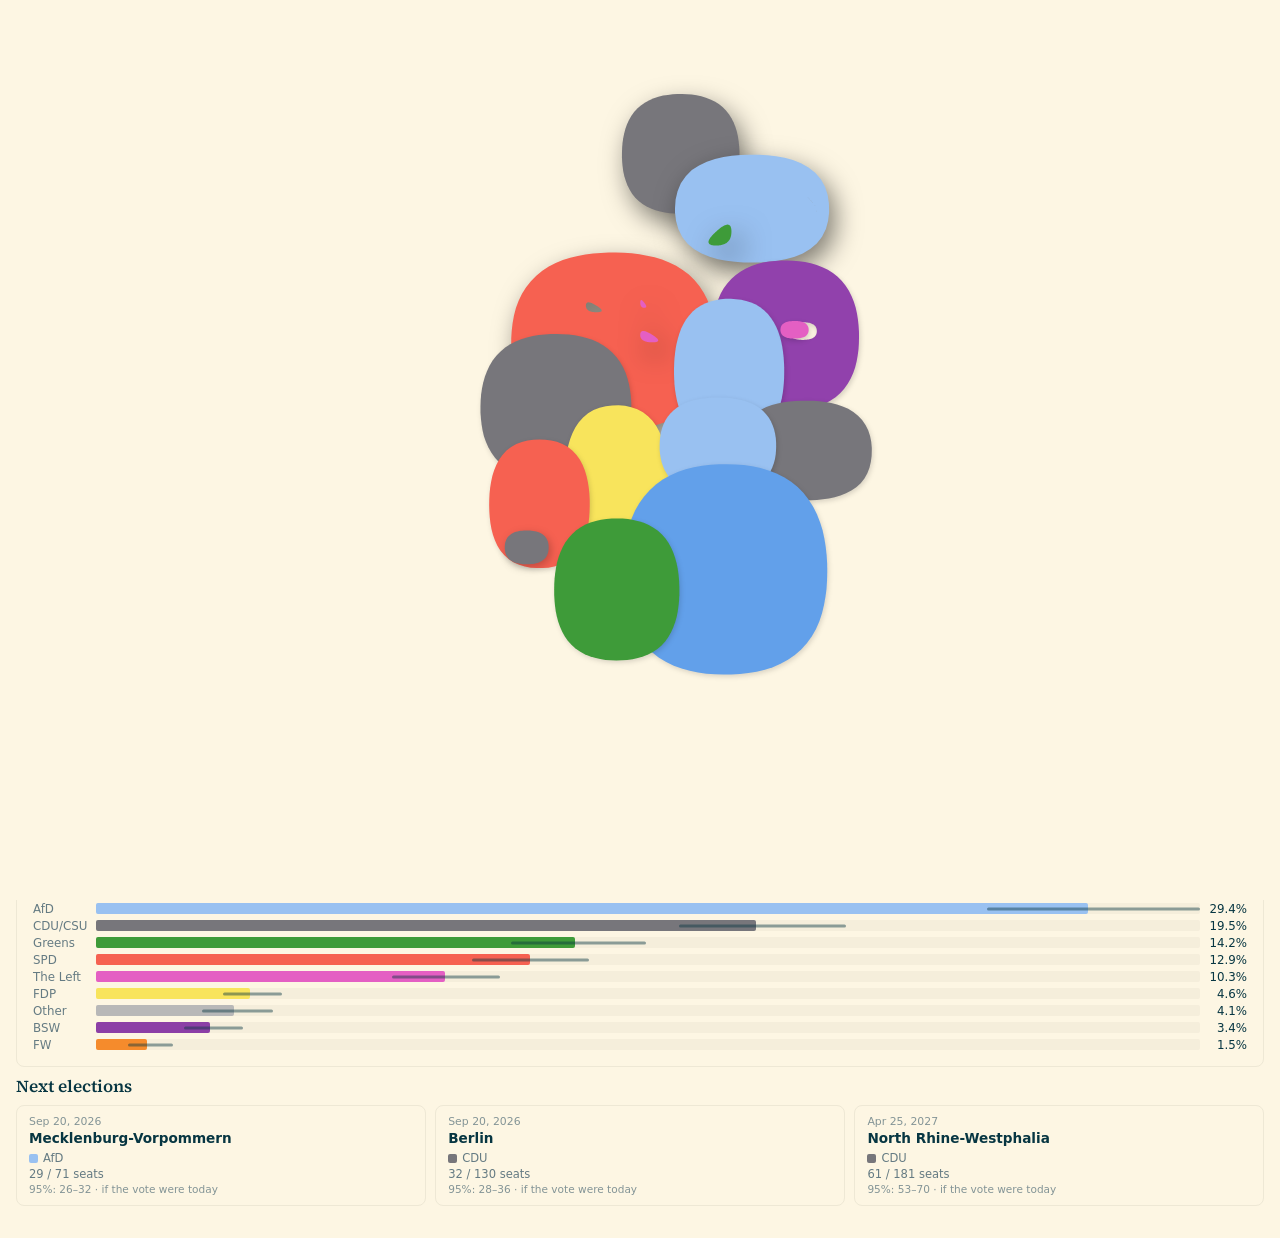
<file: index.html>
<!doctype html>
<html lang="de">
<head>
  <meta charset="UTF-8" />
  <meta name="viewport" content="width=device-width, initial-scale=1.0" />
  <title>Land × Land — Politische Stimmung in allen 16 Ländern</title>
  <meta name="description" content="Modellbasierte Schätzungen der politischen Stimmung in allen 16 Ländern — für Landtagswahlen und für die Bundestagswahl, mit Unsicherheit." />
  <link rel="icon" href="/favicon.ico" sizes="any" />
  <!-- The two faces every page renders. The latin-ext and italic cuts are left
       to the font loader: most pages never hit a character that needs them. -->
  <link rel="preload" href="/fonts/source-serif-4-latin-normal.woff2" as="font" type="font/woff2" crossorigin />
  <link rel="apple-touch-icon" href="/brand/160px-logo.png" />
  <script type="module" crossorigin src="/assets/index-Q9Vomx4n.js"></script>
  <link rel="stylesheet" crossorigin href="/assets/index-D57GNqqK.css">
</head>
<body>
  <!--
    The shell (header, nav, language switch) and every page are built in JS:
    their labels are locale-driven and have to re-render on a language switch,
    and each page owns its own controls. This file only provides the mount
    point and the one shared tooltip node that all charts position.
  -->
  <div id="app"></div>
  <div id="tooltip"></div>

</body>
</html>
</file>
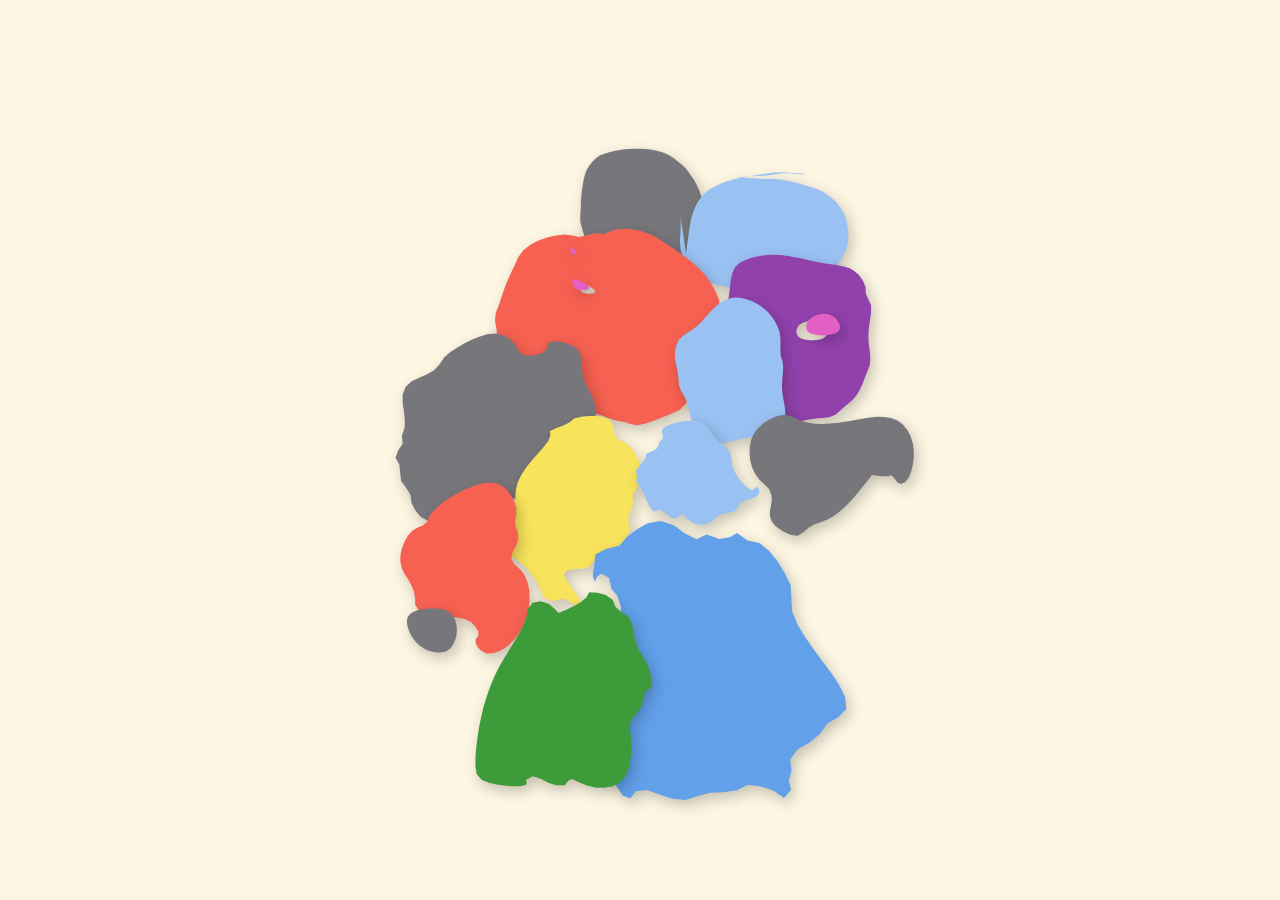
<file: splash.html>
<!DOCTYPE html>
<html lang="en">
<head>
<meta charset="UTF-8">
<meta name="viewport" content="width=device-width,initial-scale=1.0">
<title>Land × Land — Splash</title>
<style>
*{box-sizing:border-box;margin:0;padding:0}
html,body{width:100%;height:100%;overflow:hidden}
#stage{
  position:fixed;inset:0;
  display:flex;align-items:center;justify-content:center;
  background:#fdf6e3;
  overflow:visible;
}
#stage svg{
  position:absolute;top:0;left:0;
  width:100%;height:100%;
  overflow:visible;
}
</style>
</head>
<body>
<div id="stage">
  <svg id="svg1" viewBox="650 0 1000 1350" preserveAspectRatio="xMidYMid meet">
    <g id="s1-fills"></g>
    <g id="s1-outlines"></g>
  </svg>
  <svg id="svg2" viewBox="220 -370 1666.667 2250.0005" preserveAspectRatio="xMidYMid meet" style="opacity:0">
    <g id="s2-fills"></g>
  </svg>
</div>
<script>
// ── Hold-until-ready gate and skip ────────────────────────────────────────────
//
// The splash used to be one-shot: it started on DOMContentLoaded and exited on
// a fixed timer, so a slow data fetch meant the app faded in behind an empty
// page, and there was no way out for a returning visitor.
//
//   window.__splashGate  — assign a Promise before this script runs and the
//                          splash holds on its final frame until it settles.
//                          Absent or already-resolved means no wait at all, so
//                          embedding the file unchanged behaves as before.
//                          When the splash is framed, the PARENT's gate is used
//                          instead: an iframe's own script may run before the
//                          embedder can reach contentWindow, so the promise has
//                          to be readable from the other side rather than
//                          written into this one.
//   window.__splashSkip() — jump straight to the exit. Also bound to Escape,
//                          click and touch.
//
// The gate is raced against MAX_HOLD_MS: a rejected or hanging promise must
// never leave a visitor staring at a splash that will not leave.
const MAX_HOLD_MS = 6000;
let _skip = false, _skipNow = null;
const _skipped = new Promise(res => { _skipNow = () => { _skip = true; res(); }; });
window.__splashSkip = () => _skipNow();
function _parentGate(){
  // Same-origin only; a cross-origin parent throws on property access.
  try { return window.parent !== window ? window.parent.__splashGate : null; }
  catch { return null; }
}
function _gate(){
  const g = window.__splashGate || _parentGate();
  const waits = [_skipped, new Promise(r => setTimeout(r, MAX_HOLD_MS))];
  if (g && typeof g.then === 'function') waits.push(g.catch(() => {}));
  else return Promise.race([_skipped, Promise.resolve()]);
  return Promise.race(waits);
}
// The embedder cannot listen on this document before it exists, so the splash
// reports upward instead of being observed.
function _tell(type){
  try { if (window.parent !== window) window.parent.postMessage({ splash: type }, '*'); }
  catch { /* nothing to tell */ }
}
addEventListener('keydown', e => { if(e.key === 'Escape') window.__splashSkip(); });
addEventListener('pointerdown', () => window.__splashSkip());

// ── Baked geometry + params ───────────────────────────────────────────────────
const STATES   = [{"id":"state-fill-01","fill":"#77767b","srcSegs":[[[1214.1,161.9],[1210.5,174.6],[1203,185.5],[1193.1,194.3],[1184.4,204.2],[1185.4,216.8],[1192.9,227.7],[1186.1,237.4],[1181,248.9],[1183.7,261.8],[1187.6,274.5],[1187.5,287.7],[1182.8,300],[1174.6,310.5],[1163.9,318.2],[1151,320.4],[1138.5,316],[1127.8,308.2],[1119.5,298],[1116,285.3],[1113.6,272.8],[1101,273.8],[1089.2,279.9],[1076.6,283.9],[1063.6,282.1],[1052.5,274.9],[1043.8,264.9],[1035,255],[1024.9,246.4],[1013.4,239.8],[1000.7,236.2],[988.7,230.6],[979.4,221.2],[978.6,209.4],[986.7,200.2],[984.2,187.3],[978.7,175.2],[970.4,164.9],[959,158.4],[963.2,146.7],[972.8,137.6],[982.6,128.6],[976.4,127.4],[977.7,114.9],[975.5,101.9],[970.3,89.7],[963.8,78.1],[955.1,68.1],[942.9,63.9],[931,69.6],[922,65.9],[924,52.8],[927.7,40.1],[931.9,40.8],[940.3,50.3],[952.7,55],[965.6,58.1],[978.7,60.4],[991.8,62.2],[1005,63.7],[1018.3,64.9],[1031.4,66.5],[1044.5,68.6],[1057.5,71.4],[1070.3,75.1],[1082.3,80.6],[1092.2,89.3],[1095.9,102],[1096.1,115.2],[1089.6,126.4],[1096.3,131],[1109.1,132.7],[1115.1,144.2],[1127.2,149.2],[1140.4,150.4],[1153.6,150.3],[1166.9,149.5],[1180.2,148.9],[1193.4,149.4],[1206.3,152.2]]],"tgtSegs":[[[1247.6,323.1],[1247.6,330.4],[1247.4,337.8],[1246.9,345.1],[1245.9,352.4],[1244.5,359.6],[1242.6,366.7],[1240.2,373.7],[1237.2,380.4],[1233.4,386.7],[1229,392.6],[1224,397.9],[1218.4,402.7],[1212.3,406.8],[1205.8,410.2],[1199,413],[1192,415.2],[1184.8,416.9],[1177.6,418],[1170.2,418.8],[1162.9,419.2],[1155.5,419.2],[1148.2,418.9],[1140.9,418.4],[1133.6,417.4],[1126.4,415.8],[1119.3,413.9],[1112.4,411.3],[1105.8,408.2],[1099.5,404.4],[1093.7,399.9],[1088.4,394.7],[1083.8,389],[1079.9,382.7],[1076.6,376.2],[1073.9,369.3],[1071.8,362.3],[1070.2,355.1],[1069.1,347.8],[1068.5,340.5],[1068.1,333.2],[1068.1,325.8],[1068.4,318.5],[1068.9,311.1],[1070,303.8],[1071.4,296.6],[1073.4,289.6],[1075.8,282.6],[1078.8,275.9],[1082.5,269.6],[1086.9,263.7],[1091.9,258.3],[1097.5,253.5],[1103.5,249.3],[1110,245.8],[1116.7,242.9],[1123.7,240.6],[1130.9,238.9],[1138.1,237.7],[1145.4,236.9],[1152.8,236.4],[1160.1,236.4],[1167.5,236.7],[1174.8,237.3],[1182.1,238.4],[1189.3,239.9],[1196.3,242],[1203.2,244.6],[1209.8,247.8],[1216.1,251.7],[1221.8,256.3],[1227,261.6],[1231.5,267.3],[1235.4,273.5],[1238.7,280.1],[1241.4,286.9],[1243.6,294],[1245.2,301.1],[1246.4,308.4],[1247.1,315.7]]],"srcCentroid":[1065.5,169.8],"tgtCentroid":[1157.8,328],"transform2":"matrix(0.79219,0,0,0.79219,274.25651,-228.29997)","tgtPoly":"M1216,168.4L1216,180.7L1215.6,192.9L1214.8,205.2L1213.1,217.3L1210.8,229.3L1207.7,241.2L1203.7,252.8L1198.6,263.9L1192.4,274.5L1185.1,284.3L1176.7,293.2L1167.3,301.1L1157.1,307.9L1146.3,313.6L1135,318.3L1123.3,322L1111.4,324.8L1099.3,326.7L1087.1,327.9L1074.8,328.7L1062.6,328.7L1050.3,328.2L1038.1,327.3L1026,325.6L1014,323.1L1002.2,319.8L990.7,315.5L979.6,310.3L969.1,304L959.4,296.4L950.7,287.8L943,278.3L936.5,267.9L931,257L926.6,245.6L923,233.8L920.3,221.9L918.6,209.7L917.4,197.5L916.8,185.3L916.8,173L917.3,160.8L918.2,148.6L919.9,136.4L922.4,124.4L925.6,112.6L929.7,101L934.7,89.9L940.9,79.3L948.2,69.4L956.5,60.4L965.8,52.4L975.9,45.5L986.6,39.6L997.9,34.8L1009.5,31L1021.4,28.1L1033.5,26.2L1045.7,24.9L1058,24.1L1070.2,24.1L1082.5,24.5L1094.7,25.5L1106.8,27.3L1118.8,29.9L1130.6,33.3L1142,37.7L1153,43.1L1163.4,49.5L1173,57.2L1181.6,65.9L1189.2,75.5L1195.7,85.9L1201.2,96.8L1205.7,108.2L1209.4,119.9L1212.1,131.9L1213.9,144L1215.2,156.2Z"},{"id":"state-fill-13","fill":"#99c1f1","srcSegs":[[[1175.9,309.5],[1185.7,295],[1188,277.7],[1182.7,261],[1180.3,243.7],[1189.4,229.6],[1206.6,226.7],[1224,229],[1241.5,229.1],[1254.7,218.6],[1263.5,203.7],[1278.7,195],[1295.6,190.1],[1311.5,182.7],[1325.6,172.2],[1337.6,159.4],[1349.1,146.1],[1363.2,135.7],[1380.3,132.7],[1391.9,141.8],[1377.2,151.2],[1371.4,154.5],[1387.6,147.7],[1404.5,142.8],[1420,147.8],[1432.6,144.4],[1436.6,127.7],[1436.5,114.5],[1452.7,118.2],[1463.4,132.1],[1464.4,119.9],[1448.4,114.2],[1439.1,107.1],[1453.8,98],[1470,103.1],[1479.4,117.4],[1475.3,134.2],[1480.6,150.8],[1474.4,164.9],[1457.2,168.1],[1440.3,172.2],[1446.4,186.1],[1461.6,194.6],[1478.2,190.9],[1492.5,199],[1500.5,214.6],[1504.6,231.6],[1510.2,244.4],[1527.1,249.3],[1540.4,260.3],[1548.3,276],[1552.7,293],[1555,310.5],[1553.7,327.9],[1542.6,340.4],[1533.7,333.4],[1533.8,316.8],[1520.1,306.1],[1503.2,301.9],[1487.1,308.4],[1475,321],[1463.8,334.6],[1450.8,346.4],[1435.5,354.9],[1418.2,357.6],[1400.7,355.6],[1383.6,351.6],[1366.8,346.3],[1350.1,340.9],[1332.8,337.5],[1315.3,337],[1298,340.1],[1281.9,347.1],[1266.7,355.8],[1249.8,360.6],[1232.3,360.5],[1215.2,356.2],[1199.3,348.7],[1184.6,339.1],[1173.3,325.9]],[[1521.1,234.7],[1519.4,235.2],[1517.8,235.7],[1516.2,236.2],[1514.5,236.7],[1512.8,237.1],[1511.1,237.4],[1509.4,237.5],[1507.7,237.4],[1506.4,236.5],[1506.4,234.8],[1507.1,233.3],[1508,231.9],[1509.1,230.5],[1510.2,229.2],[1511.3,227.9],[1512.4,226.6],[1513.4,225.2],[1514.2,223.7],[1515,222.1],[1515.4,220.5],[1515.5,218.8],[1514.9,217.2],[1513.7,216],[1512.2,215.1],[1510.6,214.5],[1509,214.1],[1507.3,213.9],[1505.6,213.6],[1503.9,213.2],[1502.3,212.7],[1500.7,212.1],[1499.1,211.4],[1497.7,210.5],[1496.3,209.4],[1495.1,208.2],[1494.1,206.8],[1493.3,205.3],[1492.7,203.7],[1492.2,202.1],[1491.9,200.4],[1491.7,198.7],[1491.9,197],[1492.7,195.5],[1494.2,194.8],[1495.9,194.9],[1497.5,195.4],[1499.1,196.1],[1500.7,196.8],[1502.1,197.7],[1503.6,198.6],[1505,199.5],[1506.5,200.5],[1507.9,201.5],[1509.2,202.5],[1510.6,203.5],[1512,204.6],[1513.3,205.6],[1514.6,206.7],[1516,207.8],[1517.3,208.9],[1518.6,210],[1519.9,211.1],[1521.1,212.3],[1522.3,213.5],[1523.5,214.8],[1524.6,216.1],[1525.7,217.4],[1526.7,218.8],[1527.6,220.2],[1528.4,221.8],[1528.9,223.4],[1529.3,225.1],[1529.3,226.8],[1528.9,228.4],[1528.1,229.9],[1526.9,231.2],[1525.6,232.3],[1524.1,233.2],[1522.6,234]]],"tgtSegs":[[[1213.8,367.4],[1213.8,354],[1213.8,340.5],[1213.8,327],[1213.8,326.2],[1213.8,339.7],[1213.8,353.1],[1213.8,366.6],[1213.8,380],[1213.8,393.5],[1213.8,401.1],[1213.8,387.6],[1213.8,374.2],[1213.8,360.7],[1214.7,347.3],[1217.8,334.2],[1222.9,321.8],[1230.5,310.8],[1240.1,301.3],[1251.3,293.9],[1263.4,288.1],[1276.2,283.8],[1289.3,280.9],[1302.6,278.9],[1316,277.7],[1329.4,277.2],[1342.9,277.2],[1356.3,277.2],[1369.8,277.2],[1383.3,277.2],[1391.4,277.2],[1378,277.2],[1364.5,277.2],[1351,277.2],[1337.6,277.2],[1324.1,277.2],[1310.7,277.2],[1297.2,277.2],[1283.8,277.2],[1277.4,277.2],[1290.9,277.2],[1304.4,277.2],[1317.8,277.2],[1331.3,277.2],[1344.7,277.4],[1358.2,278.2],[1371.5,279.7],[1384.7,282.2],[1397.7,285.7],[1410.2,290.6],[1422,297.1],[1432.5,305.5],[1441.2,315.7],[1447.7,327.4],[1451.8,340.2],[1453.8,353.5],[1454.1,366.9],[1452.6,380.3],[1449.1,393.2],[1443.1,405.3],[1434.9,415.9],[1424.6,424.5],[1413,431.3],[1400.6,436.4],[1387.6,440.1],[1374.4,442.6],[1361.1,444.3],[1347.7,445.2],[1334.2,445.5],[1320.8,445.2],[1307.3,444.3],[1294,442.7],[1280.8,440.2],[1267.8,436.5],[1255.4,431.5],[1243.8,424.7],[1233.4,416.2],[1225.1,405.7],[1219,393.7],[1215.4,380.7]],[[1428.4,367.3],[1427.3,367.3],[1426.2,367.3],[1425.1,367.3],[1424.1,367.3],[1423,367.3],[1421.9,367.3],[1420.8,367.3],[1420.1,367.3],[1421.2,367.3],[1422.2,367.3],[1423.3,367.3],[1424.4,367.3],[1425.5,367.3],[1426.5,367.3],[1427.6,367.3],[1428.7,367.3],[1429.8,367.2],[1430.8,367],[1431.9,366.7],[1432.9,366.4],[1433.8,365.8],[1434.5,365],[1434.9,364],[1434.9,362.9],[1434.8,361.8],[1434.5,360.8],[1434,359.8],[1433.6,358.9],[1433,357.9],[1432.4,357],[1431.8,356.1],[1431.2,355.3],[1430.5,354.4],[1429.9,353.6],[1429.2,352.8],[1428.5,351.9],[1427.8,351.1],[1427,350.3],[1426.3,349.5],[1425.6,348.8],[1424.9,348],[1424.1,347.2],[1423.4,346.4],[1422.7,345.6],[1422,344.8],[1421.3,344],[1420.5,343.2],[1420,342.6],[1420.7,343.4],[1421.5,344.2],[1422.2,345],[1422.9,345.8],[1423.6,346.6],[1424.4,347.4],[1425.1,348.2],[1425.8,349],[1426.5,349.8],[1427.3,350.6],[1428,351.4],[1428.7,352.2],[1429.4,353],[1430.1,353.8],[1430.7,354.7],[1431.4,355.5],[1432,356.4],[1432.6,357.3],[1433.2,358.2],[1433.7,359.2],[1434.2,360.1],[1434.6,361.1],[1434.8,362.2],[1434.9,363.2],[1434.8,364.3],[1434.3,365.2],[1433.5,366],[1432.6,366.5],[1431.6,366.8],[1430.5,367.1],[1429.4,367.2]]],"srcCentroid":[1386,237.7],"tgtCentroid":[1315.2,342.8],"transform2":"matrix(0.53979,0,0,0.53979,743.50259,-35.092767)","tgtPoly":"M1159.6,242.3L1159.6,219.9L1159.6,197.5L1159.6,175.1L1159.6,173.7L1159.6,196.1L1159.6,218.5L1159.6,241L1159.6,263.4L1159.6,285.8L1159.6,298.5L1159.6,276L1159.6,253.6L1159.6,231.2L1161.2,208.8L1166.3,187L1174.8,166.3L1187.6,148L1203.4,132.2L1222.1,119.9L1242.4,110.2L1263.6,103.1L1285.5,98.1L1307.7,94.8L1330,92.9L1352.4,92.1L1374.8,92.1L1397.2,92.1L1419.7,92.1L1442.1,92.1L1455.7,92.1L1433.3,92.1L1410.8,92.1L1388.4,92.1L1366,92.1L1343.5,92.1L1321.1,92.1L1298.7,92.1L1276.3,92.1L1265.7,92.1L1288.2,92.1L1310.6,92.1L1333,92.1L1355.5,92.1L1377.9,92.3L1400.3,93.6L1422.5,96.2L1444.6,100.3L1466.2,106.2L1487.1,114.3L1506.6,125.2L1524.1,139.2L1538.7,156.1L1549.5,175.7L1556.4,197L1559.7,219.2L1560.2,241.6L1557.6,263.8L1551.8,285.4L1541.8,305.4L1528.1,323.1L1510.9,337.5L1491.7,348.9L1470.9,357.3L1449.4,363.5L1427.4,367.7L1405.1,370.5L1382.8,372L1360.3,372.5L1337.9,372L1315.6,370.6L1293.3,367.9L1271.3,363.6L1249.7,357.6L1228.9,349.2L1209.6,337.9L1192.3,323.7L1178.5,306.1L1168.4,286.2L1162.4,264.6Z M1517.3,242.1L1515.5,242.1L1513.7,242.1L1511.9,242.1L1510.1,242.1L1508.3,242.1L1506.5,242.1L1504.7,242.1L1503.5,242.1L1505.3,242.1L1507.1,242.1L1508.8,242.1L1510.6,242.1L1512.4,242.1L1514.2,242.1L1516,242.1L1517.8,242.1L1519.6,241.9L1521.4,241.7L1523.1,241.2L1524.8,240.6L1526.3,239.6L1527.4,238.3L1528.1,236.6L1528.2,234.8L1528,233.1L1527.4,231.4L1526.7,229.7L1525.9,228.1L1525,226.6L1524.1,225L1523.1,223.6L1522,222.1L1520.9,220.7L1519.8,219.3L1518.6,217.9L1517.5,216.6L1516.3,215.2L1515.1,213.9L1513.9,212.6L1512.7,211.3L1511.4,209.9L1510.2,208.6L1509,207.3L1507.8,205.9L1506.6,204.6L1505.4,203.3L1504.2,202L1503.4,201L1504.6,202.4L1505.8,203.7L1507,205L1508.2,206.3L1509.4,207.7L1510.6,209L1511.8,210.3L1513,211.7L1514.2,213L1515.4,214.3L1516.6,215.6L1517.8,217L1519,218.4L1520.1,219.7L1521.2,221.1L1522.3,222.6L1523.4,224L1524.4,225.5L1525.3,227L1526.2,228.6L1527,230.2L1527.6,231.9L1528.1,233.6L1528.2,235.4L1527.9,237.1L1527.1,238.7L1525.9,240L1524.3,240.8L1522.6,241.4L1520.8,241.8L1519.1,242Z"},{"id":"state-fill-02","fill":"#3e9b39","srcSegs":[[[1110.9,315.7],[1109.1,316],[1107.2,316.2],[1105.3,316.4],[1103.4,316.5],[1101.5,316.5],[1099.6,316.4],[1097.7,316.3],[1095.8,316.1],[1094,315.8],[1092.1,315.4],[1090.3,314.9],[1088.5,314.2],[1086.8,313.5],[1085.1,312.6],[1083.5,311.5],[1082,310.4],[1080.6,309.1],[1079.3,307.7],[1078.2,306.2],[1077.2,304.6],[1076.4,302.9],[1075.8,301.1],[1075.6,299.2],[1075.7,297.3],[1076.2,295.4],[1076.8,293.7],[1077.7,292],[1078.6,290.3],[1079.8,288.8],[1081,287.4],[1082.3,286],[1083.6,284.6],[1085,283.4],[1086.5,282.1],[1087.9,280.9],[1089.4,279.8],[1091,278.7],[1092.5,277.6],[1094.1,276.5],[1095.7,275.5],[1097.3,274.5],[1099,273.6],[1100.6,272.7],[1102.4,271.9],[1104.1,271.2],[1105.9,270.6],[1107.8,270.3],[1109.7,270.4],[1111.5,271],[1112.8,272.3],[1113.6,274],[1114.1,275.8],[1114.2,277.7],[1114.2,279.6],[1114.1,281.5],[1114.1,283.4],[1114.2,285.3],[1114.4,287.2],[1114.6,289.1],[1114.9,291],[1115.3,292.8],[1115.9,294.6],[1116.5,296.4],[1117.3,298.1],[1118.2,299.8],[1119.2,301.4],[1120.4,302.9],[1121.7,304.3],[1123.1,305.5],[1124.3,307],[1125.1,308.7],[1124.8,310.5],[1123.5,311.9],[1121.9,312.9],[1120.2,313.6],[1118.4,314.2],[1116.5,314.7],[1114.7,315.1],[1112.8,315.4]]],"tgtSegs":[[[1179.4,413.3],[1178.3,413.3],[1177.2,413.3],[1176.2,413.3],[1175.1,413.2],[1174.1,413.1],[1173.1,412.9],[1172,412.6],[1171.1,412.2],[1170.2,411.7],[1169.4,411],[1168.9,410],[1168.8,409],[1169,408],[1169.3,407],[1169.7,406],[1170.2,405.1],[1170.8,404.2],[1171.4,403.4],[1172.1,402.5],[1172.8,401.7],[1173.5,400.9],[1174.2,400.2],[1174.9,399.4],[1175.7,398.6],[1176.4,397.9],[1177.2,397.2],[1178,396.5],[1178.8,395.8],[1179.5,395.1],[1180.3,394.4],[1181.1,393.7],[1182,393],[1182.8,392.4],[1183.6,391.7],[1184.5,391.1],[1185.4,390.5],[1186.2,389.9],[1187.1,389.4],[1188.1,388.9],[1189,388.5],[1190,388.1],[1191.1,387.8],[1192.1,387.7],[1193.1,387.8],[1194.1,388.2],[1195,388.8],[1195.6,389.6],[1196.1,390.5],[1196.4,391.5],[1196.7,392.6],[1196.8,393.6],[1196.9,394.7],[1196.9,395.7],[1196.9,396.8],[1196.9,397.8],[1196.8,398.9],[1196.7,399.9],[1196.5,401],[1196.3,402],[1196,403],[1195.7,404],[1195.3,405],[1194.8,405.9],[1194.2,406.8],[1193.6,407.7],[1192.9,408.5],[1192.1,409.2],[1191.3,409.8],[1190.5,410.5],[1189.5,411],[1188.6,411.5],[1187.6,411.9],[1186.6,412.2],[1185.6,412.5],[1184.6,412.7],[1183.6,412.9],[1182.5,413.1],[1181.5,413.2],[1180.4,413.3]]],"srcCentroid":[1100.9,296.2],"tgtCentroid":[1184.2,401.9],"transform2":"matrix(4.52888,0,0,4.52888,-3783.0582,-1213.587)","tgtPoly":"M1102.3,318.9L1100.5,318.9L1098.7,318.9L1097,318.8L1095.2,318.7L1093.5,318.4L1091.8,318.2L1090.1,317.7L1088.4,317L1086.9,316.2L1085.7,314.9L1084.9,313.4L1084.7,311.7L1084.9,309.9L1085.5,308.3L1086.2,306.7L1087.1,305.1L1088,303.7L1089.1,302.3L1090.2,300.9L1091.3,299.5L1092.5,298.2L1093.7,296.9L1094.9,295.6L1096.1,294.4L1097.4,293.2L1098.7,292L1100,290.8L1101.3,289.6L1102.6,288.4L1103.9,287.3L1105.2,286.1L1106.6,285L1108,283.9L1109.4,282.9L1110.8,281.9L1112.3,280.8L1113.7,279.9L1115.2,279L1116.8,278.2L1118.4,277.4L1120.1,276.8L1121.8,276.4L1123.5,276.2L1125.2,276.3L1126.9,276.9L1128.3,278L1129.4,279.3L1130.2,280.9L1130.7,282.6L1131.1,284.3L1131.4,286L1131.5,287.8L1131.6,289.5L1131.6,291.3L1131.5,293L1131.4,294.8L1131.2,296.5L1130.9,298.3L1130.5,300L1130.1,301.7L1129.5,303.3L1128.8,305L1128,306.5L1127,308L1126,309.4L1124.9,310.8L1123.6,312L1122.2,313.1L1120.8,314.1L1119.2,315L1117.7,315.8L1116.1,316.4L1114.4,317L1112.7,317.5L1111,317.9L1109.3,318.2L1107.5,318.5L1105.8,318.7L1104,318.8Z"},{"id":"state-fill-03","fill":"#f66151","srcSegs":[[[1224,401.5],[1204.4,412.3],[1191.9,430.7],[1190.2,453],[1195.2,474.9],[1201.5,496.5],[1205.9,518.5],[1204.5,540.7],[1188.2,555.5],[1167.6,564],[1160.5,584.8],[1162.2,607.2],[1161.3,629.6],[1142.2,636.9],[1121.7,646],[1102.9,658.5],[1084.2,671],[1063.4,678.8],[1054.9,661.3],[1059.1,639.5],[1042,626.2],[1036.1,606],[1032.8,584.2],[1019.3,566.3],[1005.2,548.8],[998,527.7],[998.7,505.2],[989.2,486.2],[967.4,482],[945.1,484.8],[928,497.6],[933.5,519.2],[924.7,538.7],[904.6,548.5],[885.7,540.7],[881.6,518.7],[871.8,498.7],[852.1,489.1],[830.6,494.9],[811.6,506.9],[790.6,511.8],[781.6,491.6],[765.4,476.6],[766.8,462.3],[784.7,449.1],[794.8,429.2],[800.6,407.4],[805,385.3],[808,363],[806.4,340.7],[789.8,326.9],[790.5,305.2],[804.1,287.7],[824.4,278.3],[846.4,273.5],[868.8,271.5],[890.7,275.6],[902,294.2],[902.4,314.4],[915.8,304.9],[928.7,290.4],[949.6,295.1],[943,273.9],[948.2,252.4],[965.6,239.1],[987.9,237],[1009.8,242],[1029,253.6],[1045.3,269.1],[1059.9,286.3],[1076.8,301],[1096.4,312.1],[1117.6,319.5],[1139.7,323.7],[1161.9,327.6],[1183.6,333.7],[1204.4,342.3],[1223.7,353.7],[1240.6,368.6],[1242.5,389.1]],[[950.4,367.9],[951.1,368.7],[951.8,369.6],[952.5,370.5],[953.2,371.3],[953.9,372.2],[954.7,373],[955.5,373.8],[956.3,374.6],[957.1,375.3],[958,376],[958.8,376.7],[959.7,377.4],[960.6,378.1],[961.6,378.7],[962.6,379.2],[963.5,379.7],[964.6,380.2],[965.6,380.6],[966.7,380.9],[967.8,381.2],[968.9,381.4],[970,381.5],[971.1,381.6],[972.2,381.5],[973.3,381.4],[974.4,381.3],[975.5,381],[976.6,380.7],[977.6,380.3],[978.7,379.9],[979.7,379.4],[980.6,378.8],[981.5,378.1],[982.1,377.2],[982.5,376.2],[982.4,375.1],[981.9,374.1],[981.3,373.2],[980.5,372.4],[979.7,371.6],[978.8,370.9],[977.9,370.3],[977,369.6],[976,369.1],[975.1,368.5],[974.1,367.9],[973.1,367.4],[972.1,366.9],[971.1,366.4],[970.1,365.9],[969.1,365.4],[968.1,365],[967.1,364.5],[966,364],[965,363.6],[964,363.2],[963,362.7],[961.9,362.3],[960.9,361.9],[959.8,361.5],[958.8,361.1],[957.7,360.7],[956.7,360.4],[955.6,360.1],[954.5,359.7],[953.5,359.5],[952.4,359.2],[951.3,359],[950.1,358.9],[949,359],[948,359.2],[947.1,359.9],[946.9,361],[947.1,362.1],[947.4,363.1],[947.9,364.1],[948.5,365.1],[949.1,366],[949.7,366.9]]],"tgtSegs":[[[1277,490.9],[1277,502.7],[1276.5,514.4],[1275.4,526.1],[1273.4,537.7],[1270.4,549.1],[1266.4,560.2],[1261.4,570.7],[1255.2,580.7],[1247.8,589.9],[1239.5,598.1],[1230.2,605.4],[1220.3,611.6],[1209.8,616.9],[1198.8,621.1],[1187.5,624.4],[1176.1,627.1],[1164.5,629.2],[1152.8,630.6],[1141.1,631.4],[1129.4,631.9],[1117.6,631.9],[1105.8,631.5],[1094.1,630.9],[1082.4,629.5],[1070.8,627.6],[1059.3,625.1],[1048,621.9],[1037,617.7],[1026.4,612.7],[1016.3,606.7],[1006.9,599.7],[998.3,591.7],[990.8,582.7],[984.3,572.9],[979,562.4],[974.7,551.5],[971.7,540.1],[969.6,528.5],[968.2,516.9],[967.5,505.1],[967.5,493.4],[968.2,481.6],[969.6,470],[971.6,458.4],[974.6,447],[978.7,436],[983.9,425.4],[990.1,415.5],[997.3,406.2],[1005.6,397.9],[1014.7,390.5],[1024.5,384.1],[1034.9,378.6],[1045.8,374.2],[1057.1,370.7],[1068.5,367.9],[1080,365.7],[1091.7,364.2],[1103.4,363.3],[1115.2,362.8],[1126.9,362.8],[1138.7,363.2],[1150.4,363.9],[1162.1,365.4],[1173.7,367.4],[1185.1,370],[1196.4,373.4],[1207.3,377.7],[1217.8,382.9],[1227.8,389.1],[1237.1,396.3],[1245.6,404.4],[1253.1,413.4],[1259.5,423.3],[1264.9,433.7],[1269.1,444.7],[1272.3,456],[1274.6,467.6],[1276.1,479.2]],[[1080.9,442.7],[1080.9,443.5],[1080.9,444.3],[1081,445],[1081.1,445.8],[1081.3,446.5],[1081.6,447.3],[1082,448],[1082.4,448.6],[1082.9,449.2],[1083.4,449.8],[1084,450.3],[1084.7,450.7],[1085.3,451.2],[1086,451.5],[1086.7,451.8],[1087.4,452.1],[1088.2,452.3],[1088.9,452.5],[1089.7,452.7],[1090.5,452.9],[1091.2,453],[1092,453.1],[1092.8,453.2],[1093.5,453.3],[1094.3,453.3],[1095.1,453.3],[1095.9,453.4],[1096.6,453.4],[1097.4,453.4],[1098.2,453.4],[1099,453.3],[1099.8,453.3],[1100.5,453.2],[1101.3,453.1],[1102.1,453],[1102.8,452.8],[1103.5,452.5],[1104.2,452.1],[1104.7,451.5],[1104.9,450.8],[1104.7,450.1],[1104.3,449.4],[1103.9,448.8],[1103.4,448.2],[1102.8,447.6],[1102.2,447.1],[1101.6,446.6],[1101,446.1],[1100.4,445.7],[1099.7,445.2],[1099.1,444.8],[1098.5,444.4],[1097.8,443.9],[1097.1,443.5],[1096.5,443.1],[1095.8,442.7],[1095.2,442.3],[1094.5,441.9],[1093.8,441.5],[1093.1,441.1],[1092.4,440.8],[1091.7,440.4],[1091,440.1],[1090.3,439.8],[1089.6,439.5],[1088.9,439.2],[1088.2,438.9],[1087.4,438.7],[1086.7,438.5],[1085.9,438.4],[1085.1,438.3],[1084.3,438.3],[1083.6,438.5],[1082.9,438.7],[1082.2,439.2],[1081.7,439.8],[1081.3,440.4],[1081.1,441.2],[1080.9,441.9]]],"srcCentroid":[999.2,438.6],"tgtCentroid":[1122.3,497.8],"transform2":"matrix(0.814,0,0,0.814,290.34408,95.5214)","tgtPoly":"M1265,448.2L1265,467.8L1264.2,487.4L1262.3,506.9L1259.1,526.2L1254,545.2L1247.4,563.6L1238.9,581.2L1228.6,597.9L1216.4,613.2L1202.5,626.9L1187.1,639L1170.5,649.4L1153,658.1L1134.7,665.2L1115.9,670.7L1096.8,675.1L1077.5,678.6L1058,681L1038.5,682.3L1018.9,683.2L999.3,683.2L979.7,682.6L960.2,681.4L940.7,679.1L921.4,675.9L902.2,671.8L883.4,666.5L865,659.6L847.3,651.2L830.5,641.2L814.8,629.5L800.5,616.2L787.9,601.2L777.2,584.8L768.3,567.4L761.2,549.1L756.1,530.2L752.6,510.9L750.3,491.4L749.2,471.9L749.2,452.3L750.4,432.7L752.6,413.3L756.1,394L761,375L767.9,356.7L776.4,339.1L786.8,322.4L798.9,307.1L812.6,293.1L827.8,280.8L844.2,270.1L861.6,261.1L879.7,253.7L898.4,247.8L917.5,243.2L936.7,239.5L956.2,237.1L975.7,235.6L995.3,234.7L1014.9,234.7L1034.5,235.3L1054,236.5L1073.5,239L1092.8,242.4L1111.9,246.7L1130.7,252.3L1148.9,259.5L1166.4,268.2L1183,278.5L1198.6,290.4L1212.7,304L1225.2,319.1L1235.9,335.5L1244.9,352.9L1251.8,371.2L1257.1,390.1L1260.9,409.3L1263.5,428.7Z M938.1,367.9L938.1,369.2L938.2,370.4L938.3,371.7L938.6,373L938.9,374.2L939.4,375.5L940,376.6L940.7,377.7L941.5,378.7L942.4,379.6L943.4,380.5L944.4,381.2L945.5,381.9L946.7,382.5L947.9,383L949.1,383.5L950.3,383.9L951.6,384.2L952.8,384.5L954.1,384.8L955.4,385L956.7,385.2L957.9,385.3L959.2,385.4L960.5,385.5L961.8,385.6L963.1,385.6L964.4,385.6L965.7,385.6L967,385.6L968.3,385.5L969.6,385.5L970.9,385.3L972.2,385.2L973.4,384.9L974.7,384.6L975.9,384.2L977,383.5L977.9,382.6L978.1,381.3L977.9,380.1L977.2,379L976.4,377.9L975.6,377L974.6,376.1L973.7,375.2L972.7,374.4L971.7,373.6L970.6,372.8L969.6,372L968.5,371.3L967.4,370.6L966.3,369.9L965.2,369.2L964.1,368.5L963,367.8L961.9,367.2L960.8,366.5L959.7,365.9L958.5,365.2L957.4,364.6L956.2,364.1L955.1,363.5L953.9,362.9L952.7,362.4L951.5,362L950.3,361.6L949,361.2L947.8,360.9L946.5,360.7L945.2,360.5L943.9,360.5L942.6,360.8L941.4,361.2L940.4,362L939.5,362.9L938.9,364.1L938.5,365.3L938.2,366.6Z"},{"id":"state-fill-04","fill":"#e45fc3","srcSegs":[[[978.7,379.9],[977.7,380.3],[976.7,380.7],[975.6,381],[974.5,381.2],[973.4,381.4],[972.3,381.5],[971.2,381.6],[970,381.5],[968.9,381.4],[967.8,381.2],[966.7,380.9],[965.7,380.6],[964.6,380.2],[963.6,379.8],[962.6,379.2],[961.6,378.7],[960.7,378.1],[959.8,377.5],[958.9,376.8],[958,376.1],[957.2,375.4],[956.3,374.6],[955.5,373.8],[954.8,373],[954,372.2],[953.2,371.4],[952.5,370.5],[951.8,369.7],[951.1,368.8],[950.4,367.9],[949.8,367],[949.1,366.1],[948.5,365.1],[948,364.2],[947.5,363.2],[947.1,362.1],[946.9,361],[947.1,360],[947.9,359.2],[949,359],[950.1,358.9],[951.2,359],[952.3,359.2],[953.4,359.4],[954.5,359.7],[955.5,360],[956.6,360.4],[957.7,360.7],[958.7,361.1],[959.8,361.5],[960.8,361.9],[961.8,362.3],[962.9,362.7],[963.9,363.1],[964.9,363.6],[966,364],[967,364.5],[968,364.9],[969,365.4],[970,365.9],[971,366.4],[972,366.8],[973,367.4],[974,367.9],[975,368.4],[976,369],[976.9,369.6],[977.8,370.2],[978.8,370.9],[979.6,371.6],[980.5,372.3],[981.2,373.1],[981.9,374],[982.4,375],[982.5,376.1],[982.2,377.2],[981.5,378.1],[980.7,378.8],[979.7,379.4]],[[946.6,293.3],[947,293.7],[947.4,294],[947.8,294.4],[948.2,294.8],[948.6,295.1],[949,295.5],[949.4,295.9],[949.8,296.4],[950.1,296.8],[950.4,297.2],[950.8,297.7],[951,298.2],[951.3,298.7],[951.5,299.2],[951.6,299.7],[951.7,300.3],[951.7,300.8],[951.6,301.4],[951.4,301.9],[951.1,302.4],[950.8,302.8],[950.4,303.3],[950,303.6],[949.6,304],[949.1,304.3],[948.6,304.6],[948.1,304.8],[947.6,305.1],[947.1,305.3],[946.6,305.5],[946.1,305.7],[945.6,305.8],[945,305.9],[944.5,306],[943.9,306],[943.4,306],[942.8,305.9],[942.3,305.8],[941.8,305.5],[941.3,305.2],[940.9,304.9],[940.6,304.5],[940.2,304],[940,303.5],[939.7,303],[939.5,302.5],[939.4,302],[939.2,301.4],[939.1,300.9],[939,300.3],[938.9,299.8],[938.9,299.2],[938.8,298.7],[938.8,298.1],[938.7,297.6],[938.7,297],[938.7,296.5],[938.7,295.9],[938.7,295.4],[938.8,294.8],[938.9,294.3],[938.9,293.7],[939.1,293.2],[939.2,292.6],[939.5,292.1],[939.8,291.7],[940.1,291.3],[940.6,291],[941.1,290.8],[941.7,290.8],[942.2,290.9],[942.8,291],[943.3,291.2],[943.8,291.5],[944.3,291.7],[944.8,292],[945.2,292.3],[945.7,292.6],[946.1,293]]],"tgtSegs":[[[1097.9,453.4],[1097.1,453.4],[1096.3,453.4],[1095.5,453.4],[1094.8,453.3],[1094,453.3],[1093.2,453.2],[1092.4,453.2],[1091.7,453.1],[1090.9,452.9],[1090.1,452.8],[1089.4,452.6],[1088.6,452.5],[1087.9,452.2],[1087.1,452],[1086.4,451.7],[1085.7,451.4],[1085,451],[1084.4,450.6],[1083.8,450.1],[1083.2,449.6],[1082.7,449],[1082.2,448.4],[1081.8,447.7],[1081.5,447],[1081.2,446.2],[1081.1,445.5],[1080.9,444.7],[1080.9,443.9],[1080.9,443.2],[1080.9,442.4],[1081,441.6],[1081.2,440.9],[1081.5,440.2],[1081.9,439.5],[1082.5,439],[1083.2,438.6],[1083.9,438.4],[1084.7,438.3],[1085.4,438.3],[1086.2,438.4],[1087,438.6],[1087.7,438.8],[1088.5,439],[1089.2,439.3],[1089.9,439.6],[1090.6,439.9],[1091.3,440.2],[1092,440.6],[1092.7,440.9],[1093.4,441.3],[1094.1,441.7],[1094.8,442.1],[1095.4,442.5],[1096.1,442.9],[1096.8,443.3],[1097.4,443.7],[1098.1,444.1],[1098.7,444.5],[1099.4,445],[1100,445.4],[1100.6,445.9],[1101.3,446.3],[1101.9,446.8],[1102.5,447.3],[1103,447.9],[1103.6,448.4],[1104.1,449],[1104.5,449.7],[1104.8,450.4],[1104.9,451.1],[1104.6,451.8],[1104,452.3],[1103.3,452.6],[1102.5,452.9],[1101.7,453],[1101,453.2],[1100.2,453.2],[1099.4,453.3],[1098.7,453.3]],[[1085.9,400.1],[1086.2,400.4],[1086.4,400.7],[1086.6,401],[1086.8,401.3],[1087,401.6],[1087.2,401.9],[1087.4,402.2],[1087.6,402.5],[1087.8,402.8],[1088,403.1],[1088.2,403.4],[1088.3,403.7],[1088.5,404],[1088.6,404.3],[1088.8,404.7],[1088.9,405],[1088.9,405.4],[1088.9,405.7],[1088.9,406.1],[1088.8,406.4],[1088.5,406.7],[1088.3,406.9],[1087.9,407.1],[1087.6,407.2],[1087.3,407.3],[1086.9,407.3],[1086.6,407.3],[1086.2,407.3],[1085.8,407.3],[1085.5,407.3],[1085.1,407.3],[1084.8,407.2],[1084.4,407.1],[1084.1,407],[1083.8,406.9],[1083.5,406.7],[1083.1,406.5],[1082.9,406.3],[1082.6,406],[1082.4,405.8],[1082.1,405.5],[1082,405.2],[1081.8,404.9],[1081.6,404.5],[1081.5,404.2],[1081.4,403.9],[1081.3,403.5],[1081.2,403.2],[1081.1,402.8],[1081.1,402.5],[1081,402.1],[1081,401.8],[1081,401.4],[1081,401.1],[1081,400.7],[1081,400.3],[1081,400],[1081,399.6],[1081,399.3],[1081.1,398.9],[1081.1,398.6],[1081.2,398.2],[1081.3,397.9],[1081.5,397.6],[1081.8,397.3],[1082.1,397.2],[1082.5,397.2],[1082.8,397.3],[1083.1,397.4],[1083.4,397.6],[1083.7,397.8],[1084,398.1],[1084.3,398.3],[1084.5,398.6],[1084.8,398.8],[1085,399.1],[1085.2,399.3],[1085.5,399.6],[1085.7,399.9]]],"srcCentroid":[964.2,370.4],"tgtCentroid":[1092,446.8],"transform2":"matrix(3.40081,0,0,3.40081,-2383.3825,-1100.3585)","tgtPoly":"M966.5,385.6L965.2,385.6L963.9,385.6L962.6,385.6L961.3,385.6L960,385.5L958.7,385.4L957.4,385.3L956.1,385.1L954.8,384.9L953.6,384.7L952.3,384.4L951,384.1L949.8,383.7L948.6,383.3L947.4,382.8L946.2,382.3L945.1,381.6L944,380.9L943,380.1L942,379.3L941.1,378.3L940.4,377.3L939.7,376.1L939.2,375L938.7,373.7L938.4,372.5L938.2,371.2L938.1,369.9L938.1,368.6L938.2,367.3L938.3,366L938.6,364.8L939.1,363.6L939.9,362.5L940.8,361.6L941.9,361L943.2,360.7L944.4,360.5L945.7,360.5L947,360.7L948.3,361L949.6,361.3L950.8,361.7L952,362.2L953.2,362.7L954.4,363.2L955.6,363.7L956.7,364.3L957.9,364.9L959,365.5L960.2,366.1L961.3,366.8L962.4,367.4L963.5,368.1L964.6,368.8L965.7,369.5L966.8,370.2L967.9,370.9L968.9,371.6L970,372.4L971.1,373.1L972.1,373.9L973.1,374.7L974.1,375.6L975,376.4L976,377.4L976.8,378.3L977.5,379.4L978,380.6L978.1,381.9L977.6,383L976.6,383.8L975.4,384.4L974.2,384.8L972.9,385L971.6,385.3L970.3,385.4L969.1,385.5L967.8,385.6Z M946.6,296.9L946.9,297.4L947.3,297.9L947.7,298.3L948,298.8L948.4,299.3L948.7,299.8L949,300.3L949.4,300.8L949.7,301.3L950,301.8L950.3,302.3L950.6,302.8L950.8,303.4L951.1,303.9L951.3,304.5L951.4,305L951.5,305.6L951.5,306.2L951.5,306.8L951.3,307.4L950.9,307.8L950.4,308.2L949.9,308.5L949.4,308.7L948.8,308.8L948.2,308.9L947.6,308.9L947,308.9L946.4,308.9L945.8,308.9L945.2,308.8L944.6,308.7L944.1,308.5L943.5,308.3L942.9,308.1L942.4,307.8L941.9,307.5L941.4,307.1L941,306.7L940.6,306.3L940.2,305.8L939.9,305.3L939.6,304.8L939.4,304.2L939.2,303.7L939,303.1L938.8,302.6L938.7,302L938.5,301.4L938.4,300.8L938.4,300.2L938.3,299.6L938.3,299L938.3,298.4L938.3,297.8L938.3,297.2L938.3,296.6L938.3,296L938.4,295.5L938.4,294.9L938.5,294.3L938.7,293.7L938.9,293.1L939.2,292.6L939.6,292.2L940.2,292L940.8,292L941.3,292.1L941.9,292.4L942.4,292.7L942.9,293.1L943.3,293.4L943.8,293.8L944.2,294.3L944.6,294.7L945,295.1L945.4,295.6L945.8,296L946.2,296.5Z"},{"id":"state-fill-12","fill":"#9141ac","srcSegs":[[[1566.4,635.4],[1551.6,638.6],[1537.4,643.8],[1525.7,653.2],[1515.4,663.8],[1500.8,667.6],[1485.7,668.5],[1470.5,667.9],[1455.6,665.7],[1441.3,660.8],[1429.6,651.4],[1423.4,637.7],[1420.8,622.8],[1421.9,607.7],[1421,593.1],[1411.4,581.5],[1399.3,572.3],[1386.4,564.5],[1373.1,557.3],[1360.2,549.4],[1348.4,539.9],[1339,528.1],[1335.2,513.6],[1337.7,498.7],[1337,483.7],[1327.2,472.7],[1325.4,457.8],[1327.2,442.8],[1324.7,428.1],[1316.1,415.8],[1304.4,406.2],[1291.4,398.4],[1277.7,391.9],[1264.6,384.4],[1254.2,373.6],[1256.8,359.6],[1268.6,350.4],[1282.3,343.8],[1296.7,339.3],[1311.6,337],[1326.8,337],[1341.7,339.1],[1356.3,343.1],[1370.6,348.2],[1385,352.8],[1399.7,356.3],[1414.8,358.1],[1429.8,356.7],[1443.7,350.9],[1456,342.1],[1466.7,331.4],[1476.1,319.5],[1486.6,308.6],[1500.1,302],[1514.9,303.4],[1528,310.9],[1535.4,323.6],[1532.2,338.3],[1543.5,345.9],[1555.1,352.9],[1553.1,367.8],[1547.6,381.8],[1542.3,396],[1540.4,410.9],[1543.6,425.7],[1552,438.2],[1563.1,448.4],[1573.2,459.7],[1579.3,473.4],[1577,488.2],[1578,503.3],[1582.1,517.8],[1587.5,531.9],[1591,546.6],[1591.1,561.7],[1586.8,576.2],[1583.5,590.9],[1585.4,605.8],[1590.1,620.1],[1580.8,631]],[[1454.4,490.7],[1456.3,490.6],[1458.2,490.5],[1460.1,490.4],[1462,490.2],[1463.9,490],[1465.8,489.7],[1467.6,489.4],[1469.5,489],[1471.3,488.5],[1473.1,488],[1474.9,487.3],[1476.6,486.4],[1478.2,485.4],[1479.6,484.1],[1480.6,482.5],[1481.3,480.7],[1481.5,478.9],[1481.3,477],[1480.8,475.1],[1480,473.4],[1479.2,471.7],[1478.2,470.1],[1477.1,468.5],[1476,467],[1474.8,465.5],[1473.5,464.1],[1472.3,462.7],[1470.9,461.3],[1469.5,460.1],[1468,458.9],[1466.5,457.7],[1464.9,456.7],[1463.2,455.9],[1461.4,455.1],[1459.6,454.5],[1457.8,454],[1455.9,453.7],[1454,453.6],[1452.1,453.7],[1450.2,453.9],[1448.4,454.3],[1446.5,454.8],[1444.7,455.4],[1443,456.1],[1441.2,456.9],[1439.5,457.8],[1437.9,458.7],[1436.2,459.6],[1434.7,460.7],[1433.1,461.8],[1431.7,463],[1430.3,464.4],[1429,465.7],[1427.8,467.2],[1426.7,468.8],[1425.8,470.5],[1425,472.2],[1424.4,474],[1423.9,475.8],[1423.5,477.7],[1423.4,479.6],[1423.6,481.4],[1424.2,483.2],[1425.3,484.8],[1426.7,486.1],[1428.3,487.1],[1430,487.9],[1431.8,488.6],[1433.6,489.1],[1435.5,489.6],[1437.3,489.9],[1439.2,490.2],[1441.1,490.4],[1443,490.6],[1444.9,490.6],[1446.8,490.7],[1448.7,490.8],[1450.6,490.8],[1452.5,490.7]]],"tgtSegs":[[[1373.1,624.1],[1364.1,624.1],[1355,623.8],[1346,623.2],[1337,621.9],[1328.1,620.1],[1319.4,617.7],[1310.9,614.6],[1302.7,610.8],[1294.9,606.1],[1287.8,600.5],[1281.3,594.2],[1275.6,587.1],[1270.8,579.5],[1266.7,571.4],[1263.4,563],[1260.8,554.3],[1258.8,545.5],[1257.5,536.5],[1256.6,527.5],[1256.1,518.5],[1256.1,509.4],[1256.4,500.4],[1257.1,491.3],[1258.3,482.4],[1260.1,473.5],[1262.4,464.7],[1265.3,456.2],[1268.9,447.9],[1273.4,440],[1278.7,432.6],[1284.8,425.9],[1291.5,419.9],[1298.9,414.6],[1306.8,410.2],[1315,406.5],[1323.6,403.6],[1332.4,401.4],[1341.3,399.9],[1350.3,398.9],[1359.4,398.2],[1368.4,398.2],[1377.5,398.5],[1386.5,399.2],[1395.5,400.5],[1404.3,402.5],[1413,405],[1421.5,408.2],[1429.6,412.1],[1437.3,417],[1444.3,422.6],[1450.7,429],[1456.4,436.1],[1461.2,443.8],[1465.3,451.8],[1468.6,460.2],[1471.4,468.9],[1473.3,477.7],[1474.8,486.7],[1475.7,495.7],[1476.3,504.7],[1476.4,513.8],[1476.2,522.8],[1475.6,531.9],[1474.4,540.9],[1472.8,549.8],[1470.5,558.5],[1467.7,567.1],[1464,575.4],[1459.5,583.3],[1454.2,590.6],[1448.1,597.3],[1441.3,603.2],[1433.8,608.3],[1425.9,612.7],[1417.5,616.2],[1408.9,619],[1400.1,621.1],[1391.2,622.5],[1382.2,623.5]],[[1390.6,517.3],[1392.1,517.3],[1393.5,517.3],[1394.9,517.3],[1396.3,517.2],[1397.7,517.1],[1399.1,516.9],[1400.5,516.7],[1401.9,516.4],[1403.2,516],[1404.6,515.6],[1405.9,515.1],[1407.2,514.4],[1408.3,513.7],[1409.5,512.8],[1410.5,511.8],[1411.3,510.7],[1412,509.5],[1412.5,508.2],[1412.9,506.8],[1413.1,505.4],[1413.1,504],[1413,502.6],[1412.8,501.2],[1412.5,499.9],[1411.9,498.6],[1411.2,497.3],[1410.3,496.2],[1409.3,495.3],[1408.2,494.4],[1407,493.7],[1405.7,493.1],[1404.4,492.6],[1403.1,492.1],[1401.7,491.8],[1400.3,491.5],[1398.9,491.3],[1397.5,491.1],[1396.1,491],[1394.7,490.9],[1393.3,490.9],[1391.9,490.9],[1390.5,490.9],[1389.1,490.9],[1387.6,491],[1386.2,491.1],[1384.8,491.3],[1383.4,491.5],[1382.1,491.8],[1380.7,492.2],[1379.4,492.6],[1378,493.1],[1376.8,493.8],[1375.6,494.5],[1374.5,495.4],[1373.5,496.4],[1372.6,497.5],[1371.9,498.7],[1371.4,500],[1371.1,501.4],[1370.9,502.8],[1370.8,504.2],[1370.9,505.6],[1371.1,507],[1371.5,508.4],[1372,509.7],[1372.7,510.9],[1373.6,512],[1374.6,512.9],[1375.7,513.8],[1376.9,514.5],[1378.2,515.1],[1379.5,515.6],[1380.9,516.1],[1382.2,516.4],[1383.6,516.7],[1385,516.9],[1386.4,517.1],[1387.8,517.2],[1389.2,517.3]]],"srcCentroid":[1446.4,470.8],"tgtCentroid":[1366.2,511.5],"transform2":"matrix(0.6168,0,0,0.6168,563.93197,28.148304)","tgtPoly":"M1425.2,670.2L1410.1,670.2L1395,669.7L1380,668.7L1365,666.5L1350.2,663.5L1335.7,659.5L1321.5,654.3L1307.8,647.9L1294.9,640.1L1283,630.9L1272.2,620.3L1262.7,608.6L1254.6,595.9L1247.8,582.4L1242.3,568.3L1237.9,553.9L1234.6,539.2L1232.5,524.2L1231,509.2L1230.2,494.1L1230.2,479L1230.7,464L1231.8,448.9L1233.9,433.9L1236.8,419.1L1240.6,404.6L1245.5,390.3L1251.6,376.4L1259.1,363.3L1267.9,351.1L1277.9,339.8L1289.2,329.8L1301.5,321.1L1314.6,313.7L1328.4,307.5L1342.7,302.6L1357.3,299L1372.2,296.5L1387.2,294.8L1402.3,293.7L1417.4,293.7L1432.4,294.2L1447.5,295.3L1462.4,297.6L1477.2,300.8L1491.7,304.9L1505.8,310.3L1519.4,316.9L1532.1,324.9L1543.9,334.4L1554.5,345.1L1563.9,356.9L1572,369.6L1578.8,383.1L1584.4,397.1L1588.9,411.5L1592.2,426.2L1594.6,441.1L1596.2,456.1L1597.2,471.2L1597.3,486.3L1597,501.4L1596,516.5L1594,531.4L1591.3,546.3L1587.6,560.9L1582.8,575.2L1576.6,589L1569.1,602.1L1560.3,614.3L1550.1,625.4L1538.8,635.3L1526.4,643.9L1513.1,651.1L1499.2,657L1484.9,661.7L1470.2,665.1L1455.3,667.6L1440.3,669.2Z M1454.4,492.2L1456.8,492.2L1459.1,492.2L1461.5,492.1L1463.8,492L1466.1,491.8L1468.5,491.5L1470.8,491.1L1473.1,490.6L1475.4,490L1477.6,489.3L1479.8,488.4L1481.9,487.4L1483.9,486.2L1485.8,484.7L1487.4,483.1L1488.9,481.2L1490,479.2L1490.9,477L1491.5,474.7L1491.8,472.4L1491.9,470L1491.7,467.7L1491.4,465.4L1490.8,463.1L1489.9,460.9L1488.7,458.9L1487.2,457.1L1485.5,455.4L1483.7,454L1481.6,452.8L1479.5,451.8L1477.3,450.9L1475.1,450.2L1472.8,449.6L1470.5,449.2L1468.2,448.8L1465.8,448.5L1463.5,448.3L1461.2,448.2L1458.8,448.1L1456.5,448.1L1454.1,448.1L1451.8,448.2L1449.4,448.3L1447.1,448.6L1444.7,448.9L1442.4,449.2L1440.1,449.7L1437.8,450.3L1435.6,451L1433.4,451.9L1431.3,452.9L1429.3,454.2L1427.4,455.6L1425.8,457.3L1424.4,459.1L1423.2,461.2L1422.3,463.4L1421.8,465.6L1421.4,468L1421.3,470.3L1421.5,472.7L1421.8,475L1422.4,477.3L1423.3,479.4L1424.5,481.4L1426,483.3L1427.7,484.9L1429.5,486.3L1431.6,487.5L1433.7,488.6L1435.9,489.4L1438.1,490.1L1440.4,490.7L1442.7,491.2L1445,491.5L1447.4,491.8L1449.7,492L1452.1,492.1Z"},{"id":"state-fill-15","fill":"#99c1f1","srcSegs":[[[1382.8,627],[1371,630.8],[1359.8,636.1],[1349.5,643.1],[1340.9,651.9],[1334.4,662.5],[1330.3,674.2],[1328.6,686.5],[1328.5,698.9],[1327.3,711.2],[1323.2,722.9],[1314,730.8],[1301.8,731.9],[1289.9,728.6],[1278.4,723.8],[1267.7,717.7],[1258.1,709.8],[1251,699.7],[1247.4,687.8],[1242.1,676.7],[1232.9,668.4],[1221.3,664.3],[1209.4,660.7],[1199.8,653.1],[1195.9,641.5],[1190.8,630.2],[1182.8,620.7],[1173.3,612.8],[1164.9,603.7],[1159.2,592.7],[1157.3,580.5],[1160.5,568.7],[1170.1,561.1],[1182,557.7],[1193.4,552.8],[1202.4,544.4],[1206.5,532.8],[1206.2,520.4],[1204.2,508.2],[1201.4,496.1],[1198.1,484.1],[1194.4,472.3],[1191.3,460.3],[1189.9,447.9],[1190.9,435.6],[1195.2,424],[1202.8,414.2],[1212.7,406.8],[1223.9,401.6],[1235.7,397.6],[1247.8,394.7],[1260.1,393],[1272.5,393],[1284.7,394.8],[1296.5,398.7],[1307.4,404.5],[1317.1,412.3],[1324.2,422.4],[1327.4,434.3],[1326.6,446.7],[1325.3,459],[1326.8,471.2],[1335.9,479.2],[1339.3,491],[1339.6,503.4],[1338.9,515.8],[1340.4,528],[1345.6,539.2],[1353.7,548.6],[1363.6,556.2],[1374.4,562.2],[1385.8,567.2],[1397,572.4],[1408,578.2],[1418.4,585],[1427,593.8],[1426.9,605.3],[1417.3,613.1],[1406.2,618.6],[1394.6,623.1]]],"tgtSegs":[[[1299.6,667.7],[1291.8,667.7],[1284.1,667.3],[1276.4,666.3],[1268.8,664.8],[1261.4,662.5],[1254.3,659.5],[1247.6,655.6],[1241.4,650.9],[1235.8,645.5],[1230.9,639.5],[1226.7,633],[1223.2,626.1],[1220.2,619],[1217.8,611.6],[1215.8,604.1],[1214.4,596.5],[1213.3,588.9],[1212.4,581.2],[1212,573.4],[1211.7,565.7],[1211.7,557.9],[1212,550.2],[1212.4,542.5],[1213.2,534.7],[1214.2,527.1],[1215.6,519.4],[1217.5,511.9],[1219.8,504.5],[1222.5,497.3],[1225.8,490.3],[1229.8,483.6],[1234.4,477.4],[1239.7,471.8],[1245.7,466.8],[1252.2,462.6],[1259.1,459.2],[1266.4,456.5],[1273.9,454.6],[1281.5,453.4],[1289.2,452.7],[1297,452.7],[1304.7,453.1],[1312.4,454.1],[1319.9,455.8],[1327.3,458.1],[1334.4,461.3],[1341,465.3],[1347.1,470],[1352.6,475.5],[1357.5,481.5],[1361.6,488.1],[1365.2,494.9],[1368.2,502.1],[1370.7,509.4],[1372.6,516.9],[1374.1,524.5],[1375.3,532.2],[1376.1,539.9],[1376.7,547.6],[1377,555.4],[1377,563.1],[1376.9,570.8],[1376.5,578.6],[1375.8,586.3],[1374.8,594],[1373.4,601.6],[1371.6,609.1],[1369.4,616.6],[1366.7,623.8],[1363.4,630.8],[1359.3,637.4],[1354.6,643.6],[1349.3,649.2],[1343.3,654.1],[1336.7,658.2],[1329.7,661.5],[1322.4,664.1],[1314.9,665.9],[1307.3,667.1]]],"srcCentroid":[1281.3,562.2],"tgtCentroid":[1294.4,560.4],"transform2":"matrix(0.66642,0,0,0.66642,575.87585,204.07248)","tgtPoly":"M1302.6,742.9L1289.7,742.9L1276.8,742.2L1264,740.6L1251.3,738L1239,734.2L1227.1,729.1L1215.9,722.7L1205.6,714.9L1196.4,705.9L1188.2,695.9L1181.2,685L1175.3,673.6L1170.4,661.7L1166.3,649.4L1163.1,636.9L1160.7,624.2L1158.8,611.4L1157.4,598.6L1156.7,585.7L1156.2,572.8L1156.2,559.9L1156.6,547L1157.3,534.1L1158.7,521.2L1160.4,508.5L1162.7,495.7L1165.8,483.2L1169.6,470.9L1174.2,458.8L1179.7,447.2L1186.3,436L1194.1,425.7L1202.9,416.3L1212.8,408L1223.6,401L1235.2,395.3L1247.3,390.9L1259.8,387.7L1272.5,385.6L1285.4,384.4L1298.3,384.4L1311.2,385.2L1324,386.9L1336.6,389.6L1348.9,393.5L1360.7,398.8L1371.7,405.4L1381.9,413.4L1391,422.5L1399.1,432.6L1406,443.4L1411.9,454.9L1416.9,466.8L1421.1,479L1424.3,491.6L1426.8,504.2L1428.8,517L1430.2,529.8L1431.1,542.7L1431.7,555.6L1431.7,568.5L1431.5,581.4L1430.8,594.3L1429.6,607.2L1428,620L1425.7,632.7L1422.7,645.2L1419,657.6L1414.5,669.7L1408.9,681.4L1402.2,692.4L1394.4,702.7L1385.5,712L1375.5,720.1L1364.6,727L1352.9,732.5L1340.7,736.8L1328.2,739.8L1315.5,741.8Z"},{"id":"state-fill-11","fill":"#e45fc3","srcSegs":[[[1423.3,478.7],[1423.6,476.8],[1424.1,474.9],[1424.6,473.1],[1425.4,471.4],[1426.2,469.7],[1427.2,468.1],[1428.4,466.5],[1429.6,465.1],[1430.9,463.7],[1432.4,462.5],[1433.8,461.3],[1435.4,460.2],[1437,459.2],[1438.6,458.2],[1440.3,457.4],[1442,456.5],[1443.8,455.8],[1445.6,455.1],[1447.4,454.5],[1449.2,454.1],[1451.1,453.8],[1453,453.7],[1454.9,453.7],[1456.8,453.9],[1458.6,454.2],[1460.5,454.7],[1462.2,455.4],[1464,456.3],[1465.6,457.2],[1467.2,458.3],[1468.7,459.4],[1470.1,460.6],[1471.5,461.9],[1472.8,463.3],[1474.1,464.7],[1475.3,466.2],[1476.5,467.7],[1477.6,469.2],[1478.6,470.8],[1479.6,472.5],[1480.4,474.2],[1481,476],[1481.4,477.8],[1481.4,479.7],[1481,481.6],[1480.2,483.3],[1479,484.7],[1477.5,485.9],[1475.8,486.8],[1474.1,487.6],[1472.3,488.3],[1470.5,488.8],[1468.6,489.2],[1466.8,489.6],[1464.9,489.9],[1463,490.1],[1461.1,490.3],[1459.2,490.5],[1457.3,490.6],[1455.4,490.6],[1453.5,490.7],[1451.6,490.7],[1449.7,490.8],[1447.8,490.7],[1445.9,490.7],[1444,490.6],[1442.1,490.5],[1440.2,490.3],[1438.3,490.1],[1436.5,489.8],[1434.6,489.4],[1432.8,488.9],[1431,488.3],[1429.2,487.6],[1427.6,486.6],[1426.1,485.5],[1424.8,484.1],[1423.9,482.4],[1423.4,480.6]]],"tgtSegs":[[[1370.8,504.9],[1370.8,503.5],[1370.9,502.1],[1371.2,500.7],[1371.6,499.4],[1372.2,498.1],[1373,496.9],[1373.9,495.9],[1375,495],[1376.1,494.1],[1377.4,493.5],[1378.7,492.9],[1380,492.4],[1381.3,492],[1382.7,491.7],[1384.1,491.4],[1385.5,491.2],[1386.9,491.1],[1388.3,491],[1389.7,490.9],[1391.1,490.9],[1392.5,490.9],[1393.9,490.9],[1395.4,490.9],[1396.8,491],[1398.2,491.2],[1399.6,491.4],[1401,491.6],[1402.3,491.9],[1403.7,492.3],[1405,492.8],[1406.3,493.3],[1407.6,494],[1408.7,494.8],[1409.8,495.7],[1410.8,496.7],[1411.6,497.9],[1412.2,499.2],[1412.7,500.5],[1413,501.9],[1413.1,503.3],[1413.1,504.7],[1413,506.1],[1412.7,507.5],[1412.3,508.8],[1411.7,510.1],[1410.9,511.3],[1410,512.3],[1408.9,513.3],[1407.8,514.1],[1406.6,514.7],[1405.3,515.3],[1403.9,515.8],[1402.6,516.2],[1401.2,516.5],[1399.8,516.8],[1398.4,517],[1397,517.1],[1395.6,517.2],[1394.2,517.3],[1392.8,517.3],[1391.4,517.3],[1390,517.3],[1388.6,517.2],[1387.2,517.1],[1385.8,517],[1384.4,516.8],[1383,516.6],[1381.6,516.3],[1380.2,515.9],[1378.9,515.4],[1377.6,514.9],[1376.4,514.2],[1375.2,513.4],[1374.1,512.5],[1373.2,511.5],[1372.4,510.3],[1371.7,509.1],[1371.3,507.7],[1371,506.3]]],"srcCentroid":[1452.3,474.3],"tgtCentroid":[1392,504.1],"transform2":"matrix(4.45446,0,0,4.45446,-4805.9964,-1633.7489)","tgtPoly":"M1421.3,471.6L1421.3,469.2L1421.6,466.9L1422,464.6L1422.7,462.3L1423.7,460.2L1425,458.2L1426.6,456.5L1428.3,454.9L1430.2,453.6L1432.3,452.4L1434.4,451.5L1436.6,450.6L1438.9,450L1441.2,449.5L1443.5,449L1445.8,448.7L1448.2,448.5L1450.5,448.3L1452.9,448.2L1455.2,448.1L1457.6,448.1L1459.9,448.1L1462.3,448.2L1464.6,448.4L1466.9,448.6L1469.3,449L1471.6,449.4L1473.9,449.9L1476.2,450.5L1478.4,451.3L1480.5,452.2L1482.6,453.3L1484.6,454.6L1486.4,456.2L1487.9,457.9L1489.3,459.8L1490.3,461.9L1491.1,464.1L1491.6,466.4L1491.9,468.8L1491.9,471.1L1491.7,473.5L1491.2,475.8L1490.5,478L1489.5,480.1L1488.2,482.1L1486.7,483.9L1484.9,485.4L1483,486.8L1480.9,487.9L1478.8,488.9L1476.6,489.7L1474.3,490.3L1472,490.8L1469.7,491.3L1467.4,491.6L1465,491.9L1462.7,492.1L1460.4,492.2L1458,492.2L1455.6,492.2L1453.3,492.2L1450.9,492.1L1448.6,491.9L1446.3,491.7L1443.9,491.3L1441.6,490.9L1439.3,490.4L1437.1,489.8L1434.8,489L1432.7,488.1L1430.6,487L1428.6,485.7L1426.8,484.2L1425.3,482.5L1423.9,480.5L1422.9,478.4L1422.1,476.2L1421.6,473.9Z"},{"id":"state-fill-05","fill":"#77767b","srcSegs":[[[678.9,715.6],[691.3,705.8],[688.8,690.7],[695.9,676.5],[695.1,660.6],[690.9,645.2],[685.6,630.1],[682.8,614.4],[687.9,599.5],[701,590.7],[716.6,587.1],[732.1,583.5],[746.7,576.9],[755.8,564.4],[761.3,549.5],[771.7,537.4],[783.6,526.8],[796.4,517.1],[809.6,508.1],[823.6,500.2],[838.4,494.3],[854.2,492.5],[868.7,498.7],[879.6,510.3],[885.4,525.2],[886.6,541.1],[898.2,549.7],[913.5,545.3],[926.9,536.8],[933.6,522.7],[929.5,507.4],[930.6,492.4],[944.5,484.9],[960.3,482.4],[976.3,482.4],[991.2,487.5],[998.6,501.1],[997.6,517.1],[998.9,533],[1004.6,547.9],[1013.8,561],[1024.4,572.9],[1032,586.9],[1034.9,602.6],[1032.6,618.4],[1026.1,632.9],[1015.8,645.1],[1003,654.8],[988.9,662.2],[974.5,669.2],[961.8,678.9],[956.3,693.3],[959,709],[947.3,718.2],[935.9,729.3],[926.6,742.4],[918.1,755.9],[907.6,767.9],[892.6,770.9],[880.5,760.8],[865.3,757.5],[850.2,762.6],[836.4,770.6],[823.5,780],[811.1,790.2],[799,800.7],[786.7,811],[774.2,821],[761.3,830.5],[747.8,839],[732.7,843.6],[718.1,837.7],[708,825.4],[701.7,810.8],[702.5,795],[693.6,782],[682.4,770.6],[681.6,755.6],[680.7,740.5],[670.9,728.1]]],"tgtSegs":[[[916.2,627.2],[916.2,618.1],[916.5,609.1],[917.2,600],[918.5,591.1],[920.4,582.2],[922.8,573.5],[925.9,565],[929.8,556.9],[934.5,549.1],[940,542],[946.3,535.5],[953.3,529.8],[960.9,524.8],[968.9,520.6],[977.2,517.2],[985.9,514.4],[994.7,512.4],[1003.6,510.9],[1012.6,509.9],[1021.6,509.3],[1030.7,509.3],[1039.7,509.5],[1048.8,510.1],[1057.7,511.3],[1066.6,513],[1075.4,515.2],[1084,518],[1092.3,521.7],[1100.1,526.1],[1107.5,531.3],[1114.3,537.3],[1120.3,544],[1125.6,551.4],[1130.1,559.2],[1133.9,567.4],[1136.8,576],[1139,584.8],[1140.6,593.7],[1141.8,602.6],[1142.4,611.7],[1142.5,620.7],[1142.3,629.8],[1141.7,638.8],[1140.5,647.8],[1138.7,656.6],[1136.4,665.4],[1133.3,673.9],[1129.5,682.1],[1124.7,689.8],[1119.1,696.9],[1112.7,703.3],[1105.7,708.9],[1098.1,713.8],[1090,717.9],[1081.6,721.2],[1072.9,723.9],[1064.1,725.8],[1055.2,727.2],[1046.2,728.1],[1037.1,728.7],[1028.1,728.7],[1019,728.5],[1010,728],[1001,726.8],[992.1,725.2],[983.3,723.1],[974.7,720.4],[966.4,716.8],[958.4,712.5],[951,707.4],[944.1,701.5],[938,694.8],[932.7,687.5],[928.2,679.7],[924.5,671.5],[921.5,662.9],[919.4,654.1],[917.9,645.2],[916.9,636.2]]],"srcCentroid":[845.9,645.2],"tgtCentroid":[1029.4,619.3],"transform2":"matrix(1.53659,0,0,1.53659,-737.69566,-453.19234)","tgtPoly":"M663.7,675.3L663.7,660.2L664.2,645.1L665.3,630.1L667.5,615.2L670.6,600.4L674.7,585.9L679.9,571.7L686.3,558.1L694.1,545.2L703.4,533.3L713.9,522.5L725.5,512.9L738.1,504.7L751.5,497.7L765.4,492L779.8,487.3L794.5,484L809.4,481.6L824.3,479.9L839.4,478.9L854.5,478.8L869.5,479.2L884.6,480.2L899.6,482.2L914.4,484.9L929,488.6L943.3,493.3L957.1,499.5L970.2,506.9L982.5,515.6L993.8,525.6L1003.9,536.7L1012.7,548.9L1020.2,562L1026.5,575.7L1031.3,590L1035,604.6L1037.7,619.5L1039.6,634.4L1040.7,649.5L1040.9,664.5L1040.6,679.6L1039.5,694.7L1037.5,709.6L1034.6,724.4L1030.6,739L1025.6,753.1L1019.1,766.8L1011.1,779.6L1001.8,791.5L991.2,802.2L979.5,811.6L966.8,819.7L953.3,826.4L939.3,832L924.9,836.4L910.2,839.6L895.3,841.9L880.3,843.5L865.2,844.5L850.1,844.6L835,844.2L820,843.3L805,841.4L790.2,838.7L775.5,835.2L761.1,830.7L747.3,824.7L734,817.5L721.6,809L710.2,799.2L700,788.1L691.1,775.9L683.6,762.8L677.5,749.1L672.5,734.8L669,720.2L666.5,705.3L664.8,690.3Z"},{"id":"state-fill-14","fill":"#77767b","srcSegs":[[[1614.2,722.3],[1609.9,733.5],[1603.4,743.5],[1593.2,749.4],[1581.6,747.2],[1571.5,740.6],[1561.6,734],[1552.6,734.2],[1550,745.2],[1541.4,753.5],[1531.8,760.7],[1521.8,767.4],[1511.6,773.7],[1501.3,779.8],[1490.8,785.7],[1480.3,791.4],[1469.7,797.1],[1459.1,802.6],[1448.3,808],[1437.5,813.3],[1426.6,818.2],[1415.6,822.9],[1404.4,827.2],[1392.9,830.5],[1381,832],[1369.3,834.5],[1359.1,840.7],[1351.9,850.3],[1343.4,858],[1332.4,853.9],[1323.6,845.8],[1315.9,836.6],[1310.4,826],[1309,814.1],[1312.3,802.6],[1318.8,792.6],[1327.1,783.9],[1336.3,776.3],[1345.5,768.6],[1353.6,759.7],[1359.5,749.4],[1359.7,737.6],[1352.6,728.2],[1343.8,720.1],[1337,710.2],[1332.5,699.1],[1330.3,687.4],[1330.1,675.4],[1331.7,663.5],[1336,652.3],[1343.3,642.9],[1353,635.8],[1364,631.1],[1375.6,628.2],[1387.5,626.6],[1399.5,627],[1410.9,630.6],[1420,638.2],[1426.2,648.4],[1434,657.5],[1443.9,664.1],[1455.2,668.1],[1467.1,669.8],[1479.1,669.5],[1491,668],[1502.7,665.5],[1514.3,662.3],[1525.7,658.5],[1536.9,654.4],[1548.1,650],[1559.6,646.5],[1571.3,644.3],[1583.3,644.2],[1594.8,647.3],[1604.5,654.3],[1611.4,664.1],[1616,675.1],[1618.4,686.9],[1618.8,698.8],[1617.2,710.7]]],"tgtSegs":[[[1493.8,664.8],[1493.8,673.8],[1493.8,682.8],[1493.8,691.8],[1493.8,700.8],[1493.8,703.7],[1493.8,694.7],[1493.8,685.7],[1493.8,676.7],[1493.8,667.8],[1493.8,658.8],[1493.8,649.8],[1493.8,640.8],[1493.8,632.1],[1493.8,641.1],[1493.8,650.1],[1493.8,659.1],[1493.8,668.1],[1493.5,677],[1492.4,685.9],[1490.3,694.7],[1487.1,703],[1482.7,710.9],[1477.2,717.9],[1470.5,724],[1463.1,729],[1455.1,733.1],[1446.8,736.4],[1438.2,738.9],[1429.4,740.8],[1420.5,742.2],[1411.6,743.1],[1402.6,743.5],[1393.6,743.7],[1384.6,743.5],[1375.7,743],[1366.7,742.1],[1357.8,740.7],[1349.1,738.7],[1340.5,736.2],[1332.1,732.8],[1324.2,728.6],[1316.8,723.5],[1310.3,717.4],[1304.9,710.2],[1300.6,702.3],[1297.4,693.9],[1295.4,685.2],[1294.4,676.3],[1294.2,667.3],[1294.8,658.3],[1296.2,649.5],[1298.7,640.8],[1302.3,632.6],[1307.2,625.1],[1313.1,618.3],[1319.9,612.5],[1327.5,607.7],[1335.5,603.7],[1344,600.6],[1352.6,598.3],[1361.4,596.6],[1370.3,595.3],[1379.3,594.6],[1388.3,594.1],[1397.2,594.1],[1406.2,594.4],[1415.2,595.1],[1424.1,596.1],[1433,597.7],[1441.7,599.9],[1450.2,602.8],[1458.4,606.4],[1466.1,611],[1473.1,616.6],[1479.3,623.1],[1484.4,630.5],[1488.4,638.5],[1491.2,647.1],[1493,655.9]]],"srcCentroid":[1449.3,729.4],"tgtCentroid":[1414.7,669.1],"transform2":"matrix(0.98584,0,0,0.98584,211.30346,39.159483)","tgtPoly":"M1626.3,738L1626.3,753L1626.3,768L1626.3,783L1626.3,797.9L1626.3,802.8L1626.3,787.8L1626.3,772.9L1626.3,757.9L1626.3,742.9L1626.3,727.9L1626.3,713L1626.3,698L1626.3,683.5L1626.3,698.5L1626.3,713.5L1626.3,728.5L1626.3,743.4L1625.9,758.4L1624,773.2L1620.5,787.8L1615.2,801.7L1607.9,814.8L1598.6,826.6L1587.5,836.6L1575.2,845L1561.9,851.9L1548,857.3L1533.6,861.5L1519,864.7L1504.2,867L1489.3,868.5L1474.3,869.2L1459.4,869.4L1444.4,869.2L1429.4,868.4L1414.5,866.8L1399.7,864.5L1385.1,861.2L1370.8,856.9L1356.9,851.4L1343.7,844.4L1331.4,835.8L1320.5,825.6L1311.4,813.7L1304.3,800.6L1299.1,786.6L1295.7,772L1294,757.1L1293.7,742.2L1294.7,727.2L1297.1,712.5L1301.2,698.1L1307.2,684.4L1315.3,671.8L1325.1,660.6L1336.5,650.9L1349.1,642.8L1362.5,636.2L1376.6,631.1L1391,627.2L1405.7,624.3L1420.6,622.2L1435.5,620.9L1450.4,620.2L1465.4,620.2L1480.4,620.7L1495.3,621.8L1510.2,623.5L1524.9,626.1L1539.4,629.8L1553.6,634.6L1567.3,640.7L1580.2,648.4L1591.9,657.7L1602.1,668.6L1610.6,680.8L1617.3,694.2L1622,708.4L1624.9,723.1Z"},{"id":"state-fill-06","fill":"#f8e45c","srcSegs":[[[1116.3,705.3],[1113,716.6],[1114.6,729.1],[1104.8,737],[1096.4,745.2],[1099.6,756.9],[1095.4,769.1],[1090.5,781.1],[1093.6,791.2],[1102.5,797.7],[1100.6,810.3],[1093.7,821.2],[1084.4,830.2],[1074.2,838],[1063.6,845.5],[1053.9,854],[1046.6,864.5],[1043.1,876.6],[1031.3,881.4],[1018.4,882.3],[1006.4,886.3],[999.5,897],[997.4,909.7],[997.8,922.6],[999.3,935.5],[1000.3,948.3],[1000.2,961.3],[997.8,973.9],[991,984.7],[979.6,990.6],[978.8,981],[972.7,969.9],[961.8,963.3],[951.2,969.4],[939.4,969.2],[931.8,959.1],[933.3,946.5],[933.8,933.8],[929.7,921.6],[923.3,910.3],[914.4,901.1],[903.1,894.8],[890.6,891.6],[878.3,888.2],[876.1,877.2],[884.6,867.5],[892.3,857.2],[894.1,844.7],[888.4,833.2],[891.2,820.9],[897.9,810],[901,797.5],[901.4,784.6],[905.1,772.3],[912,761.4],[920.5,751.7],[929.8,742.8],[939.5,734.3],[948.8,725.3],[957.2,715.5],[963.4,704.2],[962.3,691.7],[952.6,685.1],[963.3,678.1],[974.7,672.1],[983.7,663.1],[988.4,652.1],[999.8,646],[1011.8,641.2],[1024,637.1],[1036.6,634.4],[1049.3,635.7],[1055.3,646.3],[1054.7,659.2],[1060.4,669.9],[1072.9,667.9],[1085.6,668.1],[1096.9,674.2],[1106,683.3],[1113.9,693.6]]],"tgtSegs":[[[1191.3,702.7],[1191.3,712.3],[1191,722],[1190.5,731.6],[1189.5,741.2],[1188,750.7],[1185.9,760.1],[1183.2,769.3],[1179.7,778.3],[1175.3,786.9],[1169.9,794.8],[1163.4,801.9],[1155.8,807.9],[1147.4,812.5],[1138.4,815.9],[1129,818.1],[1119.5,819.1],[1109.8,819.2],[1100.2,819.2],[1090.5,819.2],[1080.9,819.2],[1078.7,819.2],[1088.3,819.2],[1098,819.2],[1107.6,819.2],[1117.3,819.2],[1126.9,819.2],[1136.5,819.2],[1146.2,819.2],[1149.2,819.2],[1139.6,819.2],[1129.9,819.2],[1120.3,819.2],[1110.7,819.2],[1101.1,818.5],[1091.6,816.7],[1082.5,813.7],[1073.9,809.3],[1066.1,803.6],[1059.3,796.8],[1053.5,789.1],[1048.8,780.7],[1045.1,771.8],[1042.2,762.6],[1040,753.3],[1038.4,743.8],[1037.3,734.2],[1036.6,724.6],[1036.2,714.9],[1036.2,705.3],[1036.5,695.7],[1037.2,686.1],[1038.2,676.5],[1039.7,667],[1041.8,657.6],[1044.6,648.3],[1048,639.3],[1052.4,630.7],[1057.7,622.7],[1064,615.5],[1071.5,609.4],[1079.8,604.5],[1088.7,601],[1098.1,598.7],[1107.6,597.5],[1117.3,597.4],[1126.9,598.2],[1136.3,600.1],[1145.4,603.4],[1153.8,607.9],[1161.5,613.8],[1168.2,620.7],[1173.8,628.5],[1178.4,636.9],[1182.1,645.8],[1185,655],[1187.2,664.4],[1188.9,673.9],[1190.1,683.5],[1190.8,693.1]]],"srcCentroid":[996.8,806.8],"tgtCentroid":[1113.7,730.8],"transform2":"matrix(1.07189,0,0,1.07189,-75.0603,0.9608045)","tgtPoly":"M1122.1,801.1L1122.1,817.2L1121.7,833.3L1120.8,849.3L1119.2,865.3L1116.6,881.1L1113.2,896.8L1108.6,912.2L1102.8,927.2L1095.5,941.4L1086.5,954.7L1075.6,966.5L1063,976.4L1049,984.2L1034,989.9L1018.4,993.5L1002.4,995.2L986.4,995.3L970.3,995.3L954.2,995.3L938.2,995.3L934.5,995.3L950.6,995.3L966.6,995.3L982.7,995.3L998.8,995.3L1014.8,995.3L1030.9,995.3L1046.9,995.3L1052,995.3L1036,995.3L1019.9,995.3L1003.8,995.3L987.8,995.3L971.8,994.1L956,991.2L940.8,986.1L926.5,978.8L913.5,969.4L902.2,958.1L892.5,945.2L884.7,931.2L878.5,916.4L873.6,901.1L870,885.4L867.3,869.6L865.5,853.6L864.3,837.6L863.7,821.6L863.7,805.5L864.2,789.5L865.3,773.4L867,757.5L869.5,741.6L873,725.9L877.6,710.5L883.4,695.6L890.6,681.2L899.4,667.8L910.1,655.8L922.5,645.7L936.3,637.5L951.2,631.6L966.8,627.8L982.7,625.9L998.8,625.7L1014.8,627L1030.5,630.2L1045.6,635.6L1059.7,643.2L1072.4,652.9L1083.6,664.5L1093,677.5L1100.7,691.5L1106.9,706.4L1111.7,721.7L1115.4,737.3L1118.1,753.1L1120.1,769.1L1121.4,785.1Z"},{"id":"state-fill-16","fill":"#99c1f1","srcSegs":[[[1355.9,753.9],[1346.2,758.5],[1338.3,765.7],[1337.1,776],[1335.2,786.1],[1325.9,791.2],[1315.5,794.2],[1306.8,800.3],[1300.8,809.2],[1296.8,819.2],[1290.3,827.7],[1280.9,832.8],[1270.3,834.3],[1259.7,832.8],[1250.6,827.3],[1243,819.8],[1235.7,826.2],[1232.6,836.5],[1226.2,844.9],[1215.8,846.4],[1205.6,842.9],[1195.4,839.6],[1184.9,840.8],[1178.4,849],[1169.9,853.8],[1160.4,848.9],[1152.2,841.9],[1144.7,834.2],[1137.1,826.5],[1129.3,819.2],[1120.7,812.6],[1110.7,809.4],[1102.6,805.6],[1102,794.9],[1094.6,789.3],[1089.6,783.5],[1093.3,773.4],[1097.6,763.5],[1100,753.1],[1096.2,743.5],[1104.4,737.1],[1113.3,731.3],[1114.5,721.1],[1112.5,710.6],[1117.6,701.8],[1112.2,692.6],[1104.7,684.9],[1101.6,675],[1106.8,665.7],[1114.8,658.6],[1123.8,652.6],[1133.1,647.2],[1142.7,642.4],[1152.7,638.3],[1163,635.3],[1173.7,634.3],[1183.9,637.3],[1190.9,645.3],[1197.8,653.6],[1206.3,660.1],[1216.2,664.3],[1226.7,666.5],[1236.4,671],[1243.7,678.9],[1247.8,688.8],[1250.7,699.1],[1256.6,708.1],[1264.5,715.4],[1273.5,721.2],[1283.2,726],[1293.2,729.8],[1303.5,733.1],[1314,735.4],[1324.7,736.5],[1335.3,734.9],[1344.2,729.1],[1353.9,724.9],[1363.3,729.6],[1368.7,738.8],[1365.1,748.4]]],"tgtSegs":[[[1261.5,740.4],[1255.1,740.4],[1248.6,740.3],[1242.1,739.9],[1235.6,739.3],[1229.2,738.4],[1222.8,737.2],[1216.5,735.6],[1210.4,733.6],[1204.4,731.2],[1198.6,728.2],[1193.1,724.7],[1188.1,720.6],[1183.6,716],[1179.7,710.8],[1176.4,705.2],[1173.7,699.3],[1171.7,693.1],[1170.2,686.8],[1169.3,680.4],[1168.7,673.9],[1168.7,667.5],[1168.9,661],[1169.6,654.5],[1170.7,648.1],[1172.4,641.9],[1174.7,635.8],[1177.6,630],[1181.1,624.6],[1185.2,619.5],[1189.8,615],[1195,611.1],[1200.5,607.6],[1206.3,604.7],[1212.3,602.4],[1218.5,600.6],[1224.9,599],[1231.2,597.8],[1237.7,597.1],[1244.1,596.5],[1250.6,596.2],[1257.1,596.2],[1263.6,596.3],[1270.1,596.7],[1276.5,597.3],[1283,598.2],[1289.3,599.4],[1295.6,601.1],[1301.7,603.2],[1307.7,605.7],[1313.5,608.7],[1318.9,612.2],[1323.9,616.3],[1328.4,621],[1332.3,626.2],[1335.6,631.8],[1338.2,637.7],[1340.3,643.9],[1341.8,650.2],[1342.9,656.6],[1343.4,663],[1343.5,669.5],[1343.3,676],[1342.7,682.5],[1341.6,688.9],[1339.9,695.1],[1337.6,701.2],[1334.8,707],[1331.3,712.5],[1327.2,717.5],[1322.5,721.9],[1317.3,725.9],[1311.8,729.2],[1305.9,732.1],[1299.9,734.3],[1293.6,736.2],[1287.3,737.6],[1280.9,738.8],[1274.5,739.5],[1268,740.1]]],"srcCentroid":[1213.3,751.4],"tgtCentroid":[1256.1,668.4],"transform2":"matrix(0.77232,0,0,0.77232,333.776,190.0062)","tgtPoly":"M1239.2,864L1228.4,864L1217.6,863.8L1206.8,863.2L1196,862.2L1185.3,860.7L1174.7,858.7L1164.2,856L1154,852.7L1143.9,848.6L1134.3,843.7L1125.2,837.9L1116.8,831.1L1109.3,823.3L1102.8,814.7L1097.3,805.4L1092.9,795.5L1089.5,785.2L1087.1,774.7L1085.4,764L1084.5,753.2L1084.5,742.4L1084.9,731.6L1086,720.9L1087.8,710.2L1090.7,699.8L1094.5,689.7L1099.3,680L1105.1,670.9L1112,662.6L1119.7,655.1L1128.3,648.4L1137.4,642.7L1147.1,637.9L1157.2,634.1L1167.6,630.9L1178.1,628.4L1188.7,626.4L1199.5,625.1L1210.2,624.2L1221,623.6L1231.8,623.6L1242.7,623.8L1253.5,624.4L1264.2,625.5L1274.9,627L1285.5,629.1L1296,631.8L1306.2,635.3L1316.2,639.4L1325.8,644.4L1334.9,650.3L1343.2,657.2L1350.6,665.1L1357.1,673.7L1362.6,683L1367,692.9L1370.5,703.1L1373,713.6L1374.8,724.3L1375.6,735.1L1375.8,745.9L1375.4,756.7L1374.5,767.4L1372.6,778.1L1369.8,788.5L1366.1,798.7L1361.3,808.4L1355.5,817.4L1348.6,825.8L1340.8,833.2L1332.2,839.8L1323,845.4L1313.2,850.1L1303.1,853.9L1292.7,856.9L1282.2,859.4L1271.6,861.3L1260.8,862.6L1250,863.4Z"},{"id":"state-fill-07","fill":"#f66151","srcSegs":[[[927.5,1024.6],[923,1035.1],[917,1044.7],[908.9,1052.5],[898.7,1057.3],[887.4,1058.3],[876.3,1056.3],[865.3,1053.4],[854.5,1049.8],[844,1045.4],[834.1,1040],[825,1033.3],[818.5,1024.1],[820.1,1013.2],[821.9,1002],[820,990.9],[815.9,980.4],[807.3,973.1],[796.6,969.4],[785.4,967.8],[774.1,967.4],[762.7,967.9],[751.4,968.1],[740.1,967.1],[729.4,963.6],[724.4,954.1],[727.2,943.2],[726.8,931.9],[722.5,921.4],[715.7,912.4],[707.7,904.3],[701.4,895],[698.3,884.1],[699.2,872.8],[703.2,862.3],[709.2,852.6],[716.7,844.2],[726.4,838.3],[737.5,836.4],[748.8,836.9],[758.6,832.6],[761.4,822.1],[769.2,813.9],[777.8,806.5],[786.7,799.5],[795.8,792.7],[805.1,786.2],[814.4,779.7],[823.9,773.6],[833.8,768],[844.2,763.4],[855,760.1],[866.3,759.2],[877,762.5],[885.1,770.3],[890.7,780.2],[895.1,790.6],[897.2,801.7],[895,812.7],[889.7,822.8],[888.7,833.9],[893.8,844],[893.3,855],[887.2,864.5],[879.4,872.8],[874.9,882.9],[881.9,891.2],[892.6,894.9],[903.1,899],[912.1,905.9],[919.1,914.7],[924.5,924.7],[928.4,935.4],[931.3,946.4],[933.3,957.5],[934.6,968.8],[935.1,980.1],[934.6,991.5],[933.2,1002.7],[930.8,1013.8]]],"tgtSegs":[[[1011.8,860.5],[1003,860.5],[994.1,860.5],[985.2,860.5],[976.3,860.5],[971.4,860.5],[980.3,860.5],[989.2,860.5],[998.1,860.5],[1007,860.5],[1015.9,860.5],[1024.8,860.5],[1033.7,860.5],[1042.5,860.5],[1038.2,860.5],[1029.3,860.5],[1020.5,860.5],[1011.6,860.5],[1002.7,860.5],[993.8,859.8],[985.1,858.2],[976.6,855.7],[968.5,852],[961.1,847.1],[954.4,841.3],[948.7,834.5],[944,827],[940.3,818.9],[937.3,810.5],[935.1,801.9],[933.5,793.2],[932.5,784.3],[932,775.5],[931.7,766.6],[931.8,757.7],[932.3,748.8],[933.2,740],[934.5,731.2],[936.5,722.5],[939,714],[942.4,705.8],[946.5,698],[951.6,690.7],[957.7,684.2],[964.7,678.7],[972.4,674.4],[980.7,671.2],[989.3,669.1],[998.1,667.9],[1007,667.5],[1015.9,667.9],[1024.7,669.1],[1033.3,671.2],[1041.6,674.3],[1049.4,678.6],[1056.4,684],[1062.5,690.5],[1067.6,697.7],[1071.8,705.6],[1075.1,713.8],[1077.7,722.3],[1079.7,730.9],[1081.1,739.7],[1082,748.6],[1082.5,757.4],[1082.5,766.3],[1082.3,775.2],[1081.8,784.1],[1080.8,792.9],[1079.2,801.6],[1077,810.2],[1074.1,818.6],[1070.4,826.7],[1065.7,834.3],[1060,841.1],[1053.4,847],[1046,851.8],[1037.9,855.5],[1029.4,858.2],[1020.7,859.8]]],"srcCentroid":[831.3,909.7],"tgtCentroid":[1007.1,784.7],"transform2":"matrix(0.97084,0,0,0.97084,-124.41818,160.22277)","tgtPoly":"M823.1,1064.2L808.3,1064.2L793.4,1064.2L778.6,1064.2L763.8,1064.2L755.7,1064.2L770.6,1064.2L785.4,1064.2L800.2,1064.2L815,1064.2L829.8,1064.2L844.6,1064.2L859.4,1064.2L874.2,1064.2L867.1,1064.2L852.2,1064.2L837.4,1064.2L822.6,1064.2L807.8,1064.2L793,1063L778.5,1060.4L764.3,1056.1L750.9,1049.9L738.5,1041.9L727.4,1032.1L717.8,1020.8L710,1008.3L703.8,994.8L698.9,980.8L695.2,966.5L692.6,951.9L690.9,937.2L689.9,922.4L689.5,907.6L689.7,892.8L690.4,878L691.9,863.3L694.2,848.7L697.4,834.2L701.7,820.1L707.3,806.3L714.2,793.3L722.7,781.2L732.8,770.4L744.5,761.2L757.4,754.1L771.2,748.7L785.5,745.2L800.2,743.2L815,742.6L829.8,743.2L844.4,745.1L858.8,748.6L872.6,753.9L885.6,761L897.3,770.1L907.4,780.8L916,792.9L923,805.9L928.6,819.6L932.9,833.8L936.1,848.2L938.4,862.9L940,877.6L940.8,892.4L940.9,907.2L940.5,922L939.6,936.8L937.9,951.5L935.3,966.1L931.6,980.4L926.8,994.4L920.6,1007.9L912.9,1020.5L903.4,1031.8L892.3,1041.6L879.9,1049.7L866.5,1055.9L852.4,1060.3L837.8,1063Z"},{"id":"state-fill-09","fill":"#62a0ea","srcSegs":[[[1016.3,886.1],[1039.7,879.6],[1050,858.4],[1066.4,840.4],[1085.5,825.2],[1108.7,819],[1131.4,827.2],[1150.1,842.8],[1171.4,853.9],[1189.3,839.4],[1212.6,845.6],[1232.4,836.8],[1245.1,821.2],[1265.4,833],[1289.7,832.8],[1310.4,845.3],[1327.3,862.9],[1342.1,882.4],[1354.5,903.4],[1355.7,926.6],[1356.9,950.5],[1368,972.2],[1383.4,991.2],[1400.4,1008.7],[1418.3,1025.4],[1436.6,1041.6],[1454.8,1057.8],[1472.2,1075],[1487.5,1094],[1494.2,1116.7],[1478.4,1131.1],[1459,1139.6],[1446.3,1160.3],[1427.5,1175.8],[1406.5,1188.4],[1395.9,1209.1],[1405.7,1231.3],[1405.7,1254.7],[1417.8,1273.3],[1408.2,1292],[1391.1,1274.8],[1369,1264.6],[1344.9,1261.1],[1326.5,1274.2],[1302.9,1279.6],[1278.6,1282.4],[1256.1,1291.6],[1234.7,1302.8],[1210.4,1302.8],[1186.7,1296.8],[1163.1,1290.6],[1143.1,1297.9],[1133.5,1319.5],[1119.5,1319.1],[1106.3,1299.3],[1085,1287.6],[1070.9,1279],[1093.8,1270.9],[1108.8,1252.3],[1111.6,1228.2],[1109.6,1203.8],[1103.1,1180.3],[1102.4,1156.7],[1120.2,1140.3],[1127.5,1118.3],[1143.9,1106],[1145.9,1082.6],[1136.4,1060.2],[1122.1,1040.4],[1112.3,1018.2],[1109.7,993.9],[1097.2,974.3],[1078,961.2],[1067.3,940.6],[1043.9,934.3],[1027.5,944.6],[1016.6,958.8],[1004.9,946.8],[1001.9,922.8],[997.4,899.1]]],"tgtSegs":[[[1255.5,705],[1268.1,705],[1280.7,705.4],[1293.3,706.4],[1305.8,708.3],[1318.1,711],[1330.2,714.5],[1342,719.1],[1353.3,724.7],[1363.9,731.4],[1373.7,739.4],[1382.5,748.4],[1390.3,758.4],[1397,769],[1402.6,780.3],[1407.3,792],[1411.1,804.1],[1413.8,816.4],[1415.8,828.9],[1417.2,841.4],[1418,854],[1418.1,866.6],[1417.8,879.2],[1417,891.8],[1415.4,904.4],[1413.1,916.8],[1410.1,929],[1406.2,941],[1401,952.5],[1394.8,963.5],[1387.5,973.7],[1379,983.1],[1369.5,991.4],[1359.1,998.6],[1348.1,1004.6],[1336.5,1009.5],[1324.5,1013.5],[1312.2,1016.3],[1299.7,1018.4],[1287.2,1019.7],[1274.6,1020.6],[1262,1020.6],[1249.4,1020.2],[1236.8,1019.3],[1224.3,1017.5],[1211.9,1015],[1199.8,1011.6],[1187.9,1007.3],[1176.5,1001.9],[1165.7,995.4],[1155.7,987.6],[1146.8,978.7],[1138.9,968.9],[1132.1,958.2],[1126.5,947],[1122,935.2],[1118.3,923.1],[1115.6,910.8],[1113.8,898.3],[1112.6,885.7],[1112,873.1],[1112,860.5],[1112.5,847.9],[1113.4,835.3],[1115.1,822.8],[1117.6,810.4],[1120.8,798.2],[1124.8,786.3],[1129.8,774.7],[1136.1,763.7],[1143.4,753.4],[1151.7,744],[1161.1,735.5],[1171.3,728.2],[1182.2,721.9],[1193.7,716.7],[1205.6,712.5],[1217.9,709.5],[1230.3,707.3],[1242.9,705.9]]],"srcCentroid":[1227.1,1071.4],"tgtCentroid":[1265,863.3],"transform2":"matrix(0.94506,0,0,0.94506,227.97305,131.53262)","tgtPoly":"M1229.1,805L1250.1,805L1271.2,805.7L1292.1,807.3L1312.9,810.4L1333.5,814.9L1353.6,820.9L1373.3,828.4L1392.1,837.8L1409.9,849.1L1426.2,862.4L1440.9,877.4L1453.8,893.9L1465,911.7L1474.4,930.5L1482.2,950L1488.5,970.1L1493,990.7L1496.3,1011.4L1498.6,1032.3L1500,1053.3L1500.2,1074.4L1499.7,1095.4L1498.4,1116.4L1495.7,1137.3L1491.9,1157.9L1486.9,1178.4L1480.3,1198.4L1471.7,1217.6L1461.4,1235.8L1449.1,1252.9L1435,1268.5L1419.2,1282.3L1401.9,1294.3L1383.5,1304.3L1364.1,1312.6L1344.2,1319.2L1323.6,1323.9L1302.9,1327.3L1282,1329.6L1261,1331L1240,1331L1218.9,1330.3L1197.9,1328.8L1177.1,1325.8L1156.5,1321.6L1136.3,1316L1116.5,1308.8L1097.5,1299.8L1079.5,1289L1062.9,1276L1047.9,1261.2L1034.8,1244.8L1023.5,1227.1L1014.2,1208.3L1006.6,1188.7L1000.6,1168.5L995.9,1148L993,1127.2L991.1,1106.2L989.9,1085.2L989.9,1064.2L990.8,1043.2L992.3,1022.2L995.2,1001.3L999.3,980.7L1004.6,960.4L1011.4,940.5L1019.7,921.2L1030.2,902.9L1042.3,885.7L1056.2,870L1071.8,855.9L1088.8,843.6L1107.1,833.1L1126.2,824.5L1146.1,817.5L1166.5,812.5L1187.2,808.9L1208.1,806.5Z"},{"id":"state-fill-08","fill":"#3e9b39","srcSegs":[[[850.6,1199.3],[853.9,1184.6],[857.8,1170],[862.1,1155.6],[867,1141.3],[872.4,1127.3],[878.4,1113.4],[884.9,1099.8],[892,1086.5],[899.6,1073.5],[907.7,1060.8],[915.4,1047.8],[922.5,1034.5],[928.8,1020.8],[933.7,1006.6],[935.8,991.7],[935,976.7],[941.6,963.7],[956.2,961.3],[969.8,967.3],[979.1,979],[984.1,988.6],[997.2,981.3],[1009.7,972.8],[1021.4,963.3],[1030.4,951.4],[1033.2,938.5],[1048.2,938],[1063,940.7],[1075.1,949.1],[1079,963.5],[1090.6,972.4],[1103.8,979.1],[1109.6,992.8],[1110.6,1007.8],[1113.5,1022.6],[1119.6,1036.4],[1128.2,1048.7],[1136.9,1061],[1143.5,1074.5],[1147.1,1089.1],[1145.6,1103.9],[1131.9,1108],[1127.9,1121.3],[1124.2,1135.6],[1113.3,1145.9],[1102.6,1156.3],[1100.3,1170.9],[1104.9,1185.2],[1108.3,1199.9],[1109.6,1214.9],[1109.4,1230],[1107.9,1244.9],[1103.5,1259.3],[1094.4,1271.2],[1080.8,1277.5],[1065.8,1278.7],[1050.9,1276.6],[1036.8,1271.4],[1023.7,1264],[1010.9,1256],[1007.1,1259.3],[1002.9,1270.1],[987.9,1270.1],[973.6,1265.3],[960.9,1257.3],[946.7,1253.1],[935.6,1262.4],[940.3,1275],[928.9,1281.5],[914.1,1283.9],[899.1,1285.6],[884,1286.7],[869,1286.5],[854.2,1283.7],[843.6,1273.9],[842,1258.9],[843,1243.9],[845,1229],[847.6,1214.1]]],"tgtSegs":[[[1019.8,897.5],[1019.8,889.4],[1020,881.2],[1020.4,873.1],[1021.4,865],[1022.6,856.9],[1024.2,849],[1026.5,841.1],[1029.3,833.5],[1032.7,826.1],[1036.7,819],[1041.4,812.4],[1046.9,806.3],[1052.9,800.9],[1059.6,796.2],[1066.8,792.4],[1074.3,789.3],[1082.1,786.9],[1090,785.1],[1098.1,783.9],[1106.2,783.3],[1114.4,783.1],[1122.5,783.4],[1130.6,784],[1138.7,785.3],[1146.6,787.2],[1154.3,789.7],[1161.8,793],[1168.8,797],[1175.5,801.7],[1181.5,807.2],[1186.8,813.4],[1191.4,820.1],[1195.3,827.2],[1198.6,834.7],[1201.3,842.4],[1203.5,850.2],[1205.1,858.2],[1206.2,866.3],[1207,874.4],[1207.5,882.5],[1207.6,890.6],[1207.5,898.8],[1207.1,906.9],[1206.3,915],[1205.1,923.1],[1203.5,931.1],[1201.3,938.9],[1198.5,946.6],[1195.1,954],[1191.1,961],[1186.3,967.6],[1180.9,973.7],[1174.7,979],[1167.9,983.5],[1160.7,987.3],[1153.2,990.3],[1145.4,992.6],[1137.4,994.3],[1129.3,995.5],[1121.2,996.1],[1113.1,996.2],[1104.9,996],[1096.8,995.4],[1088.8,994.1],[1080.8,992.3],[1073.1,989.8],[1065.6,986.7],[1058.4,982.8],[1051.7,978.1],[1045.7,972.7],[1040.2,966.7],[1035.6,960],[1031.7,952.8],[1028.4,945.4],[1025.8,937.7],[1023.7,929.8],[1022.1,921.8],[1021,913.7],[1020.3,905.6]]],"srcCentroid":[997.1,1130.6],"tgtCentroid":[1113.7,889.9],"transform2":"matrix(1.31929,0,0,1.31929,-386.73708,-110.32724)","tgtPoly":"M836.3,1125.8L836.3,1112.3L836.6,1098.7L837.4,1085.1L838.9,1071.6L841,1058.2L843.7,1044.9L847.5,1031.9L852.2,1019.2L857.8,1006.8L864.5,995L872.4,984L881.4,973.9L891.6,964.8L902.7,957.1L914.7,950.6L927.2,945.5L940.2,941.5L953.4,938.5L966.8,936.5L980.4,935.4L993.9,935.2L1007.5,935.6L1021,936.7L1034.4,938.9L1047.6,942L1060.5,946.2L1072.9,951.6L1084.7,958.3L1095.8,966.2L1105.8,975.4L1114.7,985.6L1122.4,996.8L1128.9,1008.7L1134.3,1021.1L1138.8,1033.9L1142.4,1047L1145.1,1060.3L1147,1073.8L1148.4,1087.3L1149.2,1100.8L1149.4,1114.4L1149.3,1128L1148.5,1141.5L1147.1,1155L1145.2,1168.5L1142.5,1181.8L1138.8,1194.8L1134.2,1207.6L1128.6,1219.9L1121.8,1231.7L1113.9,1242.7L1104.8,1252.8L1094.5,1261.6L1083.2,1269.2L1071.2,1275.5L1058.6,1280.5L1045.6,1284.3L1032.3,1287.2L1018.9,1289.1L1005.4,1290.1L991.8,1290.3L978.2,1290L964.7,1289L951.3,1286.8L938,1283.8L925.1,1279.7L912.6,1274.5L900.7,1268L889.6,1260.2L879.4,1251.2L870.4,1241.1L862.6,1230L856.1,1218.1L850.7,1205.6L846.3,1192.8L842.8,1179.7L840.1,1166.4L838.3,1152.9L837.1,1139.4Z"},{"id":"state-fill-10","fill":"#77767b","srcSegs":[[[819.6,1020.9],[818.5,1024.2],[816.9,1027.2],[814.9,1030],[812.4,1032.3],[809.5,1034.2],[806.3,1035.6],[803,1036.5],[799.7,1037.1],[796.2,1037.4],[792.8,1037.4],[789.4,1037.3],[786,1037],[782.6,1036.5],[779.2,1035.9],[775.9,1035],[772.6,1034],[769.4,1032.8],[766.2,1031.4],[763.2,1029.9],[760.2,1028.2],[757.3,1026.3],[754.5,1024.3],[751.8,1022.2],[749.3,1019.9],[746.8,1017.5],[744.4,1015],[742.1,1012.5],[740,1009.8],[737.9,1007.1],[735.9,1004.3],[734,1001.5],[732.2,998.5],[730.7,995.4],[729.4,992.3],[728.4,989],[727.9,985.6],[728.1,982.2],[729,978.9],[730.6,975.8],[732.9,973.2],[735.5,971.1],[738.5,969.3],[741.6,967.8],[744.8,966.6],[748,965.5],[751.3,964.7],[754.7,963.9],[758,963.1],[761.4,962.4],[764.7,961.7],[768.1,961.1],[771.5,960.5],[774.9,960],[778.3,959.6],[781.7,959.3],[785.2,959.1],[788.6,959.1],[792,959.3],[795.4,959.8],[798.7,960.8],[801.8,962.2],[804.7,964.1],[807.3,966.4],[809.6,968.9],[811.6,971.7],[813.5,974.6],[815.1,977.6],[816.5,980.7],[817.8,983.9],[818.9,987.1],[819.9,990.4],[820.6,993.8],[821.2,997.2],[821.6,1000.6],[821.8,1004],[821.8,1007.4],[821.5,1010.8],[821.1,1014.2],[820.4,1017.6]]],"tgtSegs":[[[982.1,846.4],[979.7,846.4],[977.4,846.4],[975,846.2],[972.6,846],[970.3,845.8],[967.9,845.3],[965.6,844.8],[963.3,844.2],[961.1,843.4],[958.9,842.4],[956.9,841.2],[955,839.8],[953.2,838.2],[951.7,836.4],[950.3,834.4],[949.2,832.3],[948.4,830.1],[947.8,827.8],[947.4,825.5],[947.2,823.1],[947.1,820.7],[947.2,818.4],[947.5,816],[947.9,813.7],[948.6,811.4],[949.5,809.2],[950.7,807.1],[952.1,805.2],[953.7,803.5],[955.5,801.9],[957.4,800.6],[959.5,799.5],[961.7,798.5],[963.9,797.7],[966.2,797.1],[968.6,796.6],[970.9,796.2],[973.3,796],[975.6,795.8],[978,795.7],[980.4,795.7],[982.8,795.7],[985.1,795.8],[987.5,796],[989.9,796.3],[992.2,796.7],[994.5,797.3],[996.8,797.9],[999,798.7],[1001.2,799.7],[1003.2,800.9],[1005.1,802.3],[1006.9,803.9],[1008.4,805.7],[1009.8,807.7],[1010.9,809.8],[1011.7,812],[1012.3,814.3],[1012.8,816.6],[1013,819],[1013,821.4],[1012.9,823.7],[1012.7,826.1],[1012.2,828.4],[1011.5,830.7],[1010.6,832.9],[1009.5,835],[1008.1,836.9],[1006.5,838.6],[1004.7,840.2],[1002.7,841.5],[1000.6,842.6],[998.4,843.6],[996.2,844.4],[993.9,845],[991.6,845.4],[989.2,845.8],[986.9,846.1],[984.5,846.3]]],"srcCentroid":[778,996.9],"tgtCentroid":[980.1,821.1],"transform2":"matrix(1.4141,0,0,1.4141,-484.64255,-142.22572)","tgtPoly":"M773.5,1040.7L769.6,1040.7L765.6,1040.6L761.7,1040.4L757.7,1040L753.8,1039.6L749.9,1038.9L746,1038L742.2,1036.9L738.5,1035.6L734.9,1033.9L731.5,1032L728.3,1029.6L725.3,1027L722.8,1024L720.5,1020.7L718.7,1017.2L717.3,1013.5L716.3,1009.7L715.6,1005.8L715.3,1001.9L715.2,997.9L715.4,994L715.8,990L716.5,986.1L717.7,982.3L719.2,978.7L721.1,975.2L723.4,972L726.1,969.1L729.1,966.6L732.4,964.4L735.9,962.5L739.5,960.9L743.2,959.6L747.1,958.5L750.9,957.7L754.8,957.1L758.8,956.6L762.7,956.3L766.7,956.1L770.6,956.1L774.6,956.2L778.5,956.4L782.5,956.7L786.4,957.2L790.3,957.9L794.2,958.8L798,959.9L801.7,961.2L805.3,962.9L808.7,964.9L811.9,967.2L814.8,969.9L817.4,972.9L819.6,976.1L821.4,979.7L822.9,983.4L823.9,987.2L824.6,991.1L824.9,995L825,999L824.9,1002.9L824.4,1006.8L823.7,1010.7L822.6,1014.5L821.1,1018.2L819.1,1021.6L816.8,1024.8L814.1,1027.7L811.1,1030.3L807.8,1032.5L804.3,1034.4L800.7,1036L797,1037.3L793.2,1038.3L789.3,1039.1L785.4,1039.7L781.4,1040.2L777.5,1040.4Z"}];
const OUTLINES = [{"id":"outline-state-outline-01","d":"m 1214.089,161.913 -0.256,2.135 -0.379,2.109 -0.502,2.081 -0.627,2.053 -0.75,2.026 -0.874,1.999 -0.998,1.971 -1.121,1.944 -1.245,1.917 -1.369,1.889 -1.492,1.863 -1.616,1.835 -1.74,1.807 -1.864,1.781 -1.987,1.753 -2.112,1.726 -2.234,1.699 -2.006,1.688 -1.778,1.677 -1.548,1.666 -1.32,1.654 -1.092,1.644 -0.862,1.633 -0.634,1.622 -0.405,1.61 -0.176,1.6 0.052,1.588 0.281,1.578 0.51,1.567 0.738,1.555 0.968,1.545 1.196,1.534 1.424,1.523 1.246,1.467 1.065,1.412 0.887,1.356 0.707,1.301 0.527,1.246 0.348,1.19 0.168,1.135 -0.011,1.079 -0.19,1.024 -0.37,0.969 -0.55,0.914 -0.729,0.859 -0.908,0.803 -1.088,0.748 -1.267,0.693 -1.447,0.638 -1.284,0.784 -1.122,0.93 -0.959,1.075 -0.796,1.221 -0.634,1.367 -0.472,1.512 -0.308,1.658 -0.146,1.804 0.016,1.948 0.179,2.094 0.342,2.239 0.504,2.383 0.667,2.529 0.829,2.673 0.992,2.817 1.154,2.962 0.94,2.931 0.725,2.9 0.511,2.868 0.296,2.838 0.081,2.807 -0.133,2.776 -0.348,2.745 -0.563,2.715 -0.777,2.683 -0.992,2.653 -1.207,2.622 -1.421,2.591 -1.636,2.561 -1.851,2.53 -2.065,2.499 -2.28,2.469 -2.307,2.204 -2.332,1.938 -2.36,1.673 -2.386,1.409 -2.412,1.144 -2.439,0.88 -2.465,0.615 -2.492,0.352 -2.518,0.086 -2.545,-0.177 -2.571,-0.442 -2.598,-0.706 -2.624,-0.97 -2.651,-1.235 -2.677,-1.5 -2.703,-1.764 -2.523,-1.8 -2.341,-1.834 -2.16,-1.87 -1.978,-1.905 -1.798,-1.94 -1.616,-1.975 -1.435,-2.01 -1.253,-2.046 -1.073,-2.081 -0.891,-2.117 -0.709,-2.151 -0.529,-2.187 -0.347,-2.223 -0.166,-2.258 0.015,-2.293 0.196,-2.329 -0.017,-2.066 -0.23,-1.801 -0.444,-1.538 -0.657,-1.273 -0.871,-1.01 -1.084,-0.744 -1.297,-0.481 -1.511,-0.215 -1.725,0.048 -1.938,0.314 -2.151,0.578 -2.365,0.842 -2.578,1.107 -2.792,1.371 -3.005,1.635 -3.218,1.898 -3.175,1.579 -3.13,1.258 -3.086,0.938 -3.042,0.618 -2.998,0.298 -2.954,-0.022 -2.91,-0.342 -2.866,-0.662 -2.822,-0.982 -2.778,-1.303 -2.733,-1.622 -2.69,-1.943 -2.646,-2.264 -2.601,-2.586 -2.557,-2.906 -2.514,-3.229 -2.502,-3.059 -2.493,-2.89 -2.482,-2.72 -2.471,-2.551 -2.461,-2.381 -2.45,-2.21 -2.44,-2.041 -2.43,-1.87 -2.418,-1.7 -2.409,-1.529 -2.398,-1.359 -2.388,-1.187 -2.377,-1.017 -2.366,-0.846 -2.356,-0.675 -2.346,-0.504 -2.263,-0.561 -2.181,-0.619 -2.099,-0.676 -2.017,-0.734 -1.935,-0.791 -1.852,-0.848 -1.77,-0.906 -1.688,-0.964 -1.605,-1.021 -1.524,-1.078 -1.441,-1.136 -1.359,-1.194 -1.276,-1.251 -1.195,-1.309 -1.112,-1.367 -1.03,-1.425 -0.892,-1.359 -0.753,-1.295 -0.614,-1.23 -0.476,-1.164 -0.337,-1.1 -0.199,-1.035 -0.06,-0.97 0.078,-0.905 0.217,-0.839 0.355,-0.775 0.494,-0.709 0.633,-0.644 0.771,-0.58 0.91,-0.513 1.048,-0.449 1.186,-0.384 1.053,-0.515 0.919,-0.648 0.784,-0.779 0.651,-0.912 0.516,-1.044 0.383,-1.176 0.248,-1.308 0.115,-1.441 -0.02,-1.573 -0.154,-1.705 -0.287,-1.838 -0.422,-1.971 -0.556,-2.104 -0.69,-2.237 -0.823,-2.369 -0.958,-2.503 -0.997,-2.378 -1.035,-2.254 -1.073,-2.13 -1.112,-2.004 -1.151,-1.88 -1.189,-1.755 -1.227,-1.63 -1.267,-1.504 -1.304,-1.38 -1.343,-1.254 -1.382,-1.129 -1.42,-1.004 -1.459,-0.878 -1.498,-0.753 -1.536,-0.628 -1.574,-0.502 -1.316,-0.608 -1.056,-0.715 -0.798,-0.822 -0.539,-0.929 -0.28,-1.036 -0.022,-1.142 0.238,-1.249 0.496,-1.357 0.756,-1.463 1.014,-1.57 1.273,-1.678 1.532,-1.784 1.79,-1.892 2.05,-2 2.308,-2.106 2.568,-2.215 2.331,-2.039 2.096,-1.865 1.86,-1.689 1.624,-1.513 1.388,-1.339 1.152,-1.163 0.917,-0.987 0.68,-0.811 0.445,-0.636 0.209,-0.46 -0.027,-0.284 -0.262,-0.108 -0.499,0.068 -0.734,0.243 -0.97,0.42 -1.206,0.595 -1.095,0.468 -0.985,0.342 -0.874,0.216 -0.764,0.089 -0.652,-0.038 -0.543,-0.164 -0.432,-0.29 -0.321,-0.417 -0.21,-0.544 -0.1,-0.67 0.01,-0.797 0.121,-0.924 0.232,-1.05 0.343,-1.177 0.453,-1.304 0.563,-1.431 0.41,-1.545 0.256,-1.661 0.101,-1.776 -0.052,-1.891 -0.206,-2.006 -0.359,-2.122 -0.514,-2.237 -0.668,-2.353 -0.821,-2.468 -0.976,-2.584 -1.129,-2.7 -1.283,-2.816 -1.437,-2.932 -1.591,-3.049 -1.745,-3.165 -1.899,-3.282 -1.913,-2.983 -1.928,-2.684 -1.942,-2.384 -1.956,-2.086 -1.971,-1.785 -1.985,-1.485 -2,-1.185 -2.014,-0.885 -2.029,-0.584 -2.043,-0.284 -2.057,0.017 -2.072,0.318 -2.087,0.618 -2.1,0.918 -2.116,1.219 -2.129,1.52 -1.939,1.206 -1.748,0.894 -1.556,0.582 -1.366,0.269 -1.174,-0.043 -0.984,-0.355 -0.792,-0.668 -0.602,-0.98 -0.41,-1.293 -0.22,-1.605 -0.028,-1.919 0.162,-2.231 0.354,-2.545 0.544,-2.859 0.736,-3.173 0.926,-3.487 0.871,-3.142 0.816,-2.797 0.76,-2.451 0.705,-2.105 0.649,-1.758 0.594,-1.411 0.538,-1.064 0.483,-0.717 0.428,-0.37 0.371,-0.022 0.317,0.325 0.261,0.672 0.205,1.02 0.15,1.366 0.095,1.713 0.039,2.06 0.645,1.987 1.25,1.912 1.855,1.839 2.462,1.765 3.066,1.691 3.673,1.618 4.278,1.545 4.883,1.471 5.489,1.398 6.094,1.324 6.7,1.251 7.306,1.178 7.911,1.105 8.517,1.031 9.122,0.959 9.728,0.885 9.168,1.005 8.608,1.125 8.048,1.246 7.489,1.365 6.93,1.486 6.369,1.605 5.81,1.725 5.25,1.845 4.69,1.964 4.131,2.084 3.571,2.203 3.011,2.323 2.452,2.442 1.892,2.561 1.332,2.68 0.772,2.798 0.654,2.692 0.535,2.584 0.416,2.477 0.298,2.37 0.179,2.263 0.06,2.157 -0.059,2.05 -0.178,1.943 -0.296,1.837 -0.415,1.731 -0.534,1.624 -0.652,1.518 -0.771,1.411 -0.89,1.306 -1.009,1.199 -1.127,1.094 -0.943,1.005 -0.758,0.917 -0.574,0.829 -0.389,0.74 -0.204,0.652 -0.019,0.565 0.165,0.476 0.35,0.388 0.534,0.3 0.719,0.212 0.904,0.123 1.088,0.036 1.273,-0.052 1.458,-0.141 1.642,-0.228 1.827,-0.317 1.73,-0.199 1.631,-0.081 1.534,0.036 1.436,0.153 1.338,0.271 1.241,0.389 1.143,0.506 1.045,0.624 0.947,0.74 0.85,0.859 0.752,0.975 0.654,1.093 0.556,1.21 0.459,1.328 0.361,1.444 0.263,1.562 0.639,1.434 1.014,1.307 1.39,1.18 1.765,1.053 2.141,0.926 2.517,0.799 2.893,0.672 3.267,0.546 3.644,0.418 4.019,0.292 4.395,0.164 4.77,0.038 5.146,-0.089 5.521,-0.215 5.898,-0.343 6.272,-0.469 5.865,-0.306 5.457,-0.143 5.048,0.02 4.641,0.182 4.233,0.347 3.824,0.509 3.417,0.672 3.009,0.835 2.6,0.998 2.193,1.16 1.785,1.324 1.377,1.486 0.968,1.649 0.561,1.811 z","stroke":"#3d3846","strokeWidth":"3"},{"id":"outline-state-outline-13","d":"m 1175.882,309.473 2.165,-2.383 1.957,-2.407 1.749,-2.43 1.543,-2.453 1.335,-2.477 1.127,-2.5 0.92,-2.524 0.713,-2.548 0.506,-2.57 0.298,-2.595 0.09,-2.618 -0.116,-2.642 -0.324,-2.665 -0.532,-2.689 -0.739,-2.713 -0.946,-2.736 -1.153,-2.761 -1.018,-2.674 -0.882,-2.588 -0.745,-2.501 -0.61,-2.416 -0.474,-2.329 -0.338,-2.242 -0.202,-2.156 -0.066,-2.069 0.07,-1.983 0.206,-1.896 0.342,-1.809 0.477,-1.721 0.614,-1.635 0.75,-1.548 0.886,-1.461 1.021,-1.374 1.186,-1.245 1.35,-1.117 1.515,-0.989 1.678,-0.86 1.844,-0.732 2.007,-0.603 2.172,-0.474 2.336,-0.346 2.5,-0.218 2.665,-0.088 2.829,0.04 2.993,0.168 3.158,0.297 3.322,0.426 3.486,0.554 3.65,0.683 3.46,0.503 3.27,0.323 3.079,0.143 2.889,-0.036 2.698,-0.217 2.508,-0.397 2.318,-0.576 2.127,-0.756 1.937,-0.937 1.746,-1.117 1.556,-1.296 1.365,-1.477 1.175,-1.658 0.985,-1.838 0.794,-2.018 0.604,-2.199 0.791,-2.116 0.977,-2.033 1.165,-1.948 1.352,-1.866 1.539,-1.781 1.726,-1.698 1.913,-1.613 2.099,-1.53 2.287,-1.446 2.474,-1.362 2.661,-1.278 2.848,-1.194 3.035,-1.11 3.222,-1.025 3.409,-0.942 3.596,-0.857 3.544,-1.025 3.492,-1.195 3.44,-1.362 3.387,-1.532 3.335,-1.7 3.283,-1.869 3.231,-2.038 3.178,-2.208 3.127,-2.376 3.074,-2.547 3.022,-2.715 2.97,-2.886 2.918,-3.056 2.865,-3.226 2.814,-3.397 2.761,-3.567 2.754,-3.304 2.748,-3.042 2.741,-2.779 2.734,-2.514 2.728,-2.252 2.721,-1.986 2.715,-1.723 2.707,-1.458 2.701,-1.194 2.695,-0.928 2.687,-0.664 2.681,-0.399 2.675,-0.134 2.667,0.131 2.661,0.396 2.654,0.661 2.285,0.714 1.915,0.768 1.545,0.821 1.175,0.874 0.805,0.928 0.435,0.981 0.066,1.034 -0.304,1.087 -0.674,1.141 -1.043,1.194 -1.414,1.247 -1.783,1.3 -2.153,1.353 -2.523,1.406 -2.892,1.46 -3.263,1.512 -2.818,1.315 -2.374,1.118 -1.93,0.92 -1.485,0.724 -1.042,0.527 -0.597,0.329 -0.153,0.133 0.291,-0.064 0.736,-0.262 1.179,-0.458 1.624,-0.655 2.068,-0.852 2.512,-1.049 2.957,-1.247 3.4,-1.444 3.845,-1.641 3.651,-1.455 3.457,-1.271 3.263,-1.084 3.069,-0.899 2.876,-0.713 2.682,-0.527 2.487,-0.341 2.294,-0.156 2.1,0.031 1.906,0.216 1.713,0.403 1.518,0.588 1.325,0.774 1.131,0.96 0.936,1.146 0.743,1.331 0.755,1.136 0.766,0.941 0.777,0.747 0.788,0.551 0.8,0.357 0.811,0.161 0.822,-0.033 0.834,-0.228 0.845,-0.422 0.857,-0.618 0.867,-0.812 0.88,-1.007 0.89,-1.202 0.902,-1.398 0.913,-1.593 0.925,-1.788 0.815,-1.723 0.705,-1.66 0.597,-1.596 0.487,-1.531 0.377,-1.467 0.269,-1.403 0.158,-1.338 0.05,-1.274 -0.06,-1.209 -0.169,-1.145 -0.279,-1.081 -0.388,-1.016 -0.498,-0.951 -0.607,-0.887 -0.716,-0.822 -0.826,-0.758 -0.687,-0.734 -0.55,-0.711 -0.412,-0.688 -0.273,-0.665 -0.136,-0.641 v -0.618 l 0.141,-0.595 0.278,-0.572 0.416,-0.548 0.555,-0.525 0.692,-0.502 0.831,-0.478 0.968,-0.455 1.106,-0.432 1.245,-0.409 1.382,-0.385 1.37,-0.245 1.357,-0.104 1.344,0.036 1.331,0.176 1.319,0.316 1.306,0.457 1.293,0.597 1.28,0.738 1.268,0.877 1.254,1.018 1.242,1.158 1.23,1.298 1.216,1.438 1.204,1.578 1.191,1.718 1.178,1.857 1.095,1.636 1.012,1.413 0.928,1.192 0.845,0.97 0.762,0.749 0.678,0.527 0.595,0.305 0.512,0.084 0.429,-0.137 0.345,-0.359 0.262,-0.58 0.178,-0.802 0.095,-1.023 0.012,-1.245 -0.071,-1.467 -0.155,-1.688 -0.288,-1.579 -0.423,-1.468 -0.556,-1.358 -0.69,-1.248 -0.824,-1.137 -0.958,-1.027 -1.091,-0.916 -1.226,-0.806 -1.359,-0.695 -1.493,-0.585 -1.627,-0.474 -1.761,-0.363 -1.894,-0.253 -2.029,-0.141 -2.162,-0.032 -2.296,0.08 -2.043,-0.015 -1.791,-0.108 -1.537,-0.202 -1.285,-0.297 -1.032,-0.39 -0.779,-0.485 -0.526,-0.578 -0.274,-0.672 -0.02,-0.767 0.232,-0.861 0.485,-0.954 0.738,-1.049 0.99,-1.144 1.244,-1.237 1.496,-1.332 1.75,-1.426 1.743,-1.25 1.737,-1.075 1.731,-0.899 1.725,-0.723 1.719,-0.547 1.713,-0.371 1.707,-0.196 1.701,-0.019 1.695,0.157 1.689,0.333 1.683,0.508 1.677,0.685 1.671,0.86 1.665,1.036 1.658,1.212 1.653,1.388 1.505,1.373 1.356,1.359 1.208,1.345 1.06,1.33 0.911,1.316 0.764,1.301 0.615,1.288 0.466,1.273 0.319,1.259 0.17,1.244 0.022,1.23 -0.126,1.216 -0.275,1.202 -0.423,1.187 -0.571,1.173 -0.719,1.159 -0.612,1.218 -0.503,1.276 -0.395,1.335 -0.287,1.393 -0.178,1.452 -0.071,1.511 0.038,1.569 0.145,1.627 0.254,1.686 0.362,1.744 0.47,1.803 0.578,1.86 0.686,1.919 0.795,1.978 0.902,2.035 1.011,2.093 0.709,1.976 0.408,1.86 0.106,1.742 -0.195,1.625 -0.497,1.508 -0.798,1.392 -1.099,1.275 -1.401,1.158 -1.702,1.042 -2.004,0.925 -2.305,0.809 -2.607,0.692 -2.908,0.576 -3.21,0.46 -3.51,0.343 -3.813,0.227 -3.432,0.331 -3.052,0.437 -2.671,0.542 -2.291,0.646 -1.911,0.751 -1.53,0.857 -1.151,0.961 -0.769,1.065 -0.39,1.171 -0.01,1.275 0.371,1.38 0.752,1.484 1.131,1.589 1.512,1.693 1.893,1.798 2.273,1.902 2.219,1.721 2.167,1.541 2.113,1.361 2.06,1.181 2.007,1.001 1.953,0.821 1.901,0.641 1.847,0.461 1.794,0.282 1.741,0.101 1.688,-0.078 1.634,-0.257 1.582,-0.438 1.528,-0.617 1.475,-0.798 1.421,-0.977 1.419,-0.742 1.414,-0.506 1.411,-0.271 1.407,-0.036 1.403,0.2 1.4,0.436 1.396,0.671 1.392,0.906 1.389,1.141 1.385,1.377 1.381,1.612 1.377,1.847 1.374,2.081 1.37,2.316 1.367,2.55 1.362,2.784 1.24,2.661 1.118,2.538 0.994,2.415 0.872,2.292 0.749,2.169 0.627,2.047 0.503,1.924 0.381,1.802 0.259,1.679 0.135,1.557 0.013,1.435 -0.11,1.313 -0.233,1.191 -0.355,1.068 -0.478,0.947 -0.601,0.825 -0.38,0.813 -0.158,0.802 0.062,0.791 0.284,0.779 0.504,0.767 0.726,0.756 0.947,0.745 1.168,0.733 1.39,0.721 1.61,0.71 1.831,0.699 2.053,0.687 2.274,0.676 2.494,0.664 2.716,0.653 2.937,0.642 2.812,0.921 2.686,1.2 2.561,1.479 2.436,1.758 2.31,2.037 2.185,2.315 2.059,2.594 1.934,2.872 1.808,3.149 1.683,3.427 1.558,3.704 1.432,3.98 1.307,4.256 1.182,4.532 1.056,4.807 0.931,5.081 0.744,4.808 0.557,4.534 0.371,4.261 0.184,3.989 v 3.717 l -0.189,3.445 -0.376,3.174 -0.562,2.904 -0.75,2.632 -0.935,2.363 -1.123,2.092 -1.309,1.823 -1.496,1.553 -1.683,1.283 -1.869,1.014 -2.056,0.745 -1.87,0.585 -1.685,0.425 -1.5,0.265 -1.314,0.104 -1.129,-0.056 -0.943,-0.215 -0.758,-0.376 -0.573,-0.536 -0.387,-0.697 -0.202,-0.856 -0.016,-1.017 0.169,-1.177 0.354,-1.338 0.54,-1.498 0.725,-1.659 0.911,-1.819 0.671,-1.796 0.431,-1.773 0.191,-1.75 -0.049,-1.727 -0.288,-1.703 -0.529,-1.68 -0.768,-1.657 -1.008,-1.633 -1.248,-1.61 -1.487,-1.587 -1.728,-1.563 -1.967,-1.54 -2.207,-1.517 -2.447,-1.493 -2.687,-1.47 -2.926,-1.446 -2.902,-1.141 -2.878,-0.836 -2.852,-0.53 -2.828,-0.225 -2.803,0.081 -2.779,0.386 -2.754,0.692 -2.729,0.997 -2.705,1.303 -2.68,1.607 -2.655,1.913 -2.631,2.217 -2.605,2.522 -2.582,2.825 -2.556,3.13 -2.532,3.433 -2.538,3.271 -2.544,3.111 -2.55,2.949 -2.555,2.789 -2.561,2.628 -2.568,2.468 -2.573,2.307 -2.579,2.147 -2.585,1.987 -2.591,1.828 -2.597,1.667 -2.603,1.508 -2.608,1.349 -2.615,1.189 -2.62,1.029 -2.626,0.871 -2.856,0.676 -3.084,0.482 -3.313,0.288 -3.542,0.094 -3.771,-0.099 -4,-0.294 -4.229,-0.488 -4.459,-0.682 -4.687,-0.875 -4.916,-1.07 -5.145,-1.265 -5.374,-1.458 -5.602,-1.653 -5.832,-1.848 -6.061,-2.042 -6.29,-2.237 -6.164,-1.92 -6.037,-1.601 -5.912,-1.283 -5.785,-0.964 -5.659,-0.646 -5.533,-0.326 -5.407,-0.009 -5.281,0.311 -5.155,0.629 -5.028,0.948 -4.903,1.267 -4.776,1.585 -4.65,1.903 -4.524,2.221 -4.398,2.539 -4.271,2.856 -4.333,2.5 -4.393,2.145 -4.455,1.79 -4.515,1.435 -4.576,1.08 -4.637,0.726 -4.698,0.371 -4.759,0.017 -4.819,-0.337 -4.881,-0.691 -4.941,-1.046 -5.002,-1.401 -5.064,-1.756 -5.124,-2.11 -5.185,-2.466 -5.245,-2.822 -4.783,-2.794 -4.32,-2.767 -3.856,-2.74 -3.393,-2.713 -2.93,-2.685 -2.467,-2.658 -2.004,-2.631 -1.541,-2.603 -1.078,-2.576 -0.614,-2.548 -0.151,-2.521 0.312,-2.494 0.775,-2.466 1.238,-2.438 z m 345.169,-74.81 -2.624,0.879 -2.369,0.72 -2.114,0.563 -1.86,0.406 -1.605,0.248 -1.35,0.09 -1.095,-0.068 -0.841,-0.225 -0.586,-0.382 -0.331,-0.54 -0.076,-0.698 0.178,-0.856 0.433,-1.013 0.687,-1.171 0.943,-1.33 1.197,-1.487 1.452,-1.645 1.247,-1.557 1.043,-1.47 0.839,-1.382 0.635,-1.295 0.43,-1.206 0.227,-1.119 0.021,-1.031 -0.182,-0.943 -0.387,-0.855 -0.591,-0.767 -0.795,-0.679 -0.999,-0.591 -1.204,-0.503 -1.408,-0.415 -1.613,-0.326 -1.816,-0.239 -1.712,-0.321 -1.607,-0.404 -1.502,-0.486 -1.398,-0.568 -1.292,-0.651 -1.188,-0.734 -1.082,-0.816 -0.978,-0.899 -0.873,-0.982 -0.768,-1.064 -0.664,-1.147 -0.558,-1.229 -0.454,-1.313 -0.348,-1.395 -0.244,-1.478 -0.139,-1.561 0.065,-1.303 0.269,-1.045 0.474,-0.787 0.677,-0.529 0.882,-0.27 1.086,-0.013 1.29,0.246 1.494,0.505 1.699,0.762 1.902,1.021 2.107,1.279 2.311,1.536 2.515,1.795 2.72,2.052 2.923,2.309 3.128,2.566 2.768,2.461 2.409,2.354 2.049,2.248 1.69,2.143 1.33,2.036 0.971,1.931 0.611,1.826 0.252,1.72 -0.107,1.615 -0.467,1.509 -0.827,1.404 -1.186,1.299 -1.545,1.193 -1.905,1.089 z","stroke":"#3d3846","strokeWidth":"3"},{"id":"outline-state-outline-02","d":"m 1110.941,315.725 -2.749,0.372 -2.651,0.252 -2.55,0.131 -2.451,0.01 -2.352,-0.111 -2.252,-0.232 -2.152,-0.352 -2.053,-0.473 -1.954,-0.594 -1.854,-0.715 -1.754,-0.836 -1.654,-0.957 -1.556,-1.077 -1.455,-1.199 -1.356,-1.32 -1.257,-1.441 -1.157,-1.563 -0.905,-1.589 -0.653,-1.617 -0.402,-1.644 -0.149,-1.671 0.102,-1.698 0.354,-1.725 0.606,-1.752 0.858,-1.78 1.11,-1.807 1.361,-1.834 1.614,-1.862 1.865,-1.889 2.117,-1.916 2.369,-1.943 2.621,-1.971 2.872,-1.999 2.687,-1.736 2.501,-1.475 2.314,-1.213 2.129,-0.95 1.943,-0.689 1.757,-0.426 1.571,-0.164 1.385,0.098 1.199,0.361 1.013,0.623 0.827,0.886 0.641,1.147 0.455,1.41 0.27,1.671 0.083,1.933 -0.103,2.195 -0.025,2.119 0.053,2.044 0.129,1.968 0.207,1.893 0.285,1.818 0.362,1.743 0.44,1.667 0.517,1.593 0.594,1.517 0.672,1.443 0.75,1.368 0.827,1.292 0.904,1.218 0.982,1.143 1.059,1.069 1.137,0.993 0.894,0.955 0.651,0.916 0.408,0.877 0.165,0.838 -0.078,0.799 -0.321,0.76 -0.563,0.722 -0.807,0.683 -1.049,0.644 -1.292,0.605 -1.536,0.566 -1.778,0.528 -2.021,0.488 -2.264,0.45 z","stroke":"#3d3846","strokeWidth":"3"},{"id":"outline-state-outline-03","d":"m 1224.035,401.549 -5.464,2.111 -4.991,2.394 -4.518,2.678 -4.044,2.96 -3.571,3.243 -3.098,3.525 -2.624,3.807 -2.151,4.088 -1.678,4.368 -1.205,4.649 -0.731,4.929 -0.259,5.208 0.216,5.487 0.688,5.764 1.162,6.042 1.635,6.319 2.108,6.595 1.926,6.293 1.745,5.993 1.563,5.692 1.382,5.392 1.2,5.094 1.018,4.795 0.836,4.498 0.655,4.2 0.473,3.904 0.291,3.608 0.11,3.311 -0.072,3.016 -0.254,2.721 -0.435,2.427 -0.617,2.131 -0.799,1.838 -0.914,1.757 -1.029,1.677 -1.145,1.598 -1.26,1.517 -1.375,1.437 -1.491,1.357 -1.606,1.278 -1.721,1.198 -1.836,1.118 -1.952,1.038 -2.067,0.958 -2.182,0.879 -2.298,0.799 -2.413,0.72 -2.528,0.639 -2.644,0.561 -2.437,0.82 -2.232,1.081 -2.025,1.34 -1.82,1.601 -1.613,1.86 -1.408,2.119 -1.201,2.379 -0.996,2.638 -0.789,2.897 -0.584,3.155 -0.377,3.413 -0.172,3.671 0.035,3.929 0.24,4.185 0.447,4.442 0.652,4.698 0.493,4.385 0.333,4.071 0.172,3.757 0.013,3.446 -0.147,3.133 -0.307,2.822 -0.467,2.51 -0.627,2.2 -0.786,1.888 -0.947,1.578 -1.107,1.268 -1.266,0.957 -1.426,0.647 -1.587,0.338 -1.746,0.027 -1.906,-0.282 -2.048,-0.073 -2.191,0.139 -2.333,0.348 -2.474,0.559 -2.618,0.769 -2.759,0.98 -2.901,1.19 -3.044,1.399 -3.186,1.61 -3.328,1.82 -3.47,2.029 -3.613,2.238 -3.754,2.448 -3.897,2.658 -4.039,2.866 -4.181,3.074 -3.995,2.84 -3.81,2.604 -3.623,2.37 -3.437,2.136 -3.252,1.901 -3.065,1.667 -2.879,1.434 -2.694,1.199 -2.507,0.966 -2.321,0.732 -2.136,0.499 -1.949,0.265 -1.764,0.032 -1.577,-0.201 -1.392,-0.436 -1.205,-0.668 -1.073,-0.772 -0.94,-0.875 -0.808,-0.979 -0.675,-1.081 -0.543,-1.186 -0.41,-1.288 -0.278,-1.392 -0.145,-1.496 -0.012,-1.599 0.12,-1.703 0.253,-1.807 0.385,-1.91 0.518,-2.015 0.65,-2.118 0.783,-2.223 0.916,-2.326 0.73,-2.228 0.544,-2.129 0.359,-2.03 0.172,-1.931 -0.012,-1.831 -0.199,-1.733 -0.384,-1.633 -0.569,-1.534 -0.756,-1.435 -0.941,-1.335 -1.126,-1.235 -1.313,-1.136 -1.498,-1.037 -1.683,-0.937 -1.87,-0.837 -2.055,-0.737 -1.891,-0.832 -1.729,-0.927 -1.565,-1.021 -1.402,-1.116 -1.238,-1.21 -1.076,-1.305 -0.912,-1.4 -0.749,-1.495 -0.585,-1.59 -0.423,-1.684 -0.259,-1.78 -0.096,-1.874 0.068,-1.97 0.231,-2.065 0.394,-2.16 0.557,-2.256 0.338,-2.296 0.12,-2.336 -0.099,-2.377 -0.317,-2.418 -0.536,-2.458 -0.755,-2.498 -0.973,-2.54 -1.192,-2.58 -1.411,-2.62 -1.63,-2.662 -1.848,-2.702 -2.067,-2.743 -2.285,-2.784 -2.504,-2.825 -2.723,-2.866 -2.942,-2.907 -2.721,-2.967 -2.501,-3.028 -2.282,-3.088 -2.061,-3.148 -1.841,-3.208 -1.621,-3.27 -1.401,-3.33 -1.181,-3.39 -0.961,-3.452 -0.74,-3.512 -0.521,-3.574 -0.301,-3.634 -0.08,-3.695 0.139,-3.757 0.36,-3.818 0.579,-3.88 0.215,-3.611 -0.15,-3.343 -0.516,-3.074 -0.88,-2.805 -1.245,-2.535 -1.61,-2.265 -1.975,-1.996 -2.34,-1.725 -2.705,-1.454 -3.07,-1.184 -3.435,-0.914 -3.8,-0.642 -4.165,-0.372 -4.529,-0.101 -4.895,0.171 -5.26,0.441 -4.84,0.596 -4.422,0.751 -4.003,0.907 -3.584,1.061 -3.165,1.216 -2.745,1.371 -2.327,1.525 -1.908,1.681 -1.489,1.834 -1.07,1.99 -0.651,2.143 -0.232,2.298 0.187,2.451 0.606,2.606 1.025,2.759 1.444,2.913 1.134,2.83 0.824,2.747 0.513,2.664 0.204,2.581 -0.106,2.499 -0.416,2.417 -0.727,2.334 -1.036,2.252 -1.346,2.169 -1.657,2.088 -1.966,2.005 -2.276,1.923 -2.587,1.841 -2.896,1.759 -3.207,1.677 -3.516,1.596 -3.315,1.275 -3.113,0.956 -2.912,0.637 -2.71,0.317 -2.509,-0.003 -2.307,-0.321 -2.106,-0.641 -1.903,-0.961 -1.703,-1.28 -1.501,-1.6 -1.299,-1.92 -1.097,-2.241 -0.896,-2.561 -0.695,-2.881 -0.493,-3.203 -0.291,-3.525 -0.409,-3.379 -0.528,-3.234 -0.645,-3.088 -0.763,-2.943 -0.882,-2.797 -0.999,-2.651 -1.118,-2.505 -1.235,-2.358 -1.354,-2.213 -1.471,-2.065 -1.59,-1.919 -1.707,-1.772 -1.826,-1.625 -1.944,-1.478 -2.061,-1.331 -2.18,-1.184 -2.264,-0.952 -2.348,-0.722 -2.433,-0.491 -2.517,-0.259 -2.602,-0.029 -2.686,0.203 -2.77,0.434 -2.855,0.666 -2.939,0.896 -3.023,1.127 -3.108,1.358 -3.192,1.589 -3.277,1.82 -3.361,2.05 -3.446,2.28 -3.529,2.51 -3.34,2.201 -3.149,1.892 -2.959,1.583 -2.769,1.275 -2.578,0.966 -2.388,0.657 -2.198,0.349 -2.008,0.041 -1.818,-0.267 -1.627,-0.576 -1.437,-0.884 -1.246,-1.192 -1.057,-1.501 -0.866,-1.81 -0.676,-2.119 -0.485,-2.428 -0.583,-2.335 -0.68,-2.241 -0.777,-2.147 -0.873,-2.054 -0.971,-1.961 -1.068,-1.866 -1.165,-1.773 -1.263,-1.679 -1.359,-1.584 -1.456,-1.491 -1.553,-1.396 -1.651,-1.303 -1.747,-1.208 -1.845,-1.114 -1.941,-1.019 -2.039,-0.925 -1.758,-0.928 -1.476,-0.931 -1.196,-0.934 -0.915,-0.937 -0.634,-0.94 -0.353,-0.943 -0.071,-0.945 0.209,-0.949 0.49,-0.951 0.771,-0.954 1.052,-0.958 1.333,-0.96 1.613,-0.963 1.895,-0.966 2.176,-0.969 2.457,-0.972 2.369,-1.156 2.283,-1.342 2.195,-1.526 2.107,-1.711 2.021,-1.897 1.933,-2.082 1.845,-2.267 1.759,-2.453 1.671,-2.639 1.584,-2.824 1.497,-3.011 1.409,-3.197 1.322,-3.384 1.235,-3.571 1.147,-3.758 1.061,-3.946 1.013,-3.918 0.968,-3.89 0.921,-3.863 0.874,-3.836 0.829,-3.808 0.782,-3.781 0.735,-3.752 0.689,-3.726 0.643,-3.697 0.596,-3.67 0.55,-3.641 0.503,-3.614 0.457,-3.586 0.411,-3.559 0.364,-3.53 0.318,-3.502 0.188,-3.311 0.059,-3.119 -0.071,-2.927 -0.2,-2.736 -0.33,-2.543 -0.459,-2.351 -0.589,-2.158 -0.719,-1.965 -0.848,-1.773 -0.978,-1.579 -1.107,-1.386 -1.237,-1.193 -1.366,-1 -1.496,-0.805 -1.625,-0.613 -1.755,-0.419 -1.581,-0.574 -1.406,-0.73 -1.232,-0.886 -1.057,-1.042 -0.882,-1.198 -0.708,-1.353 -0.534,-1.51 -0.359,-1.665 -0.185,-1.822 -0.01,-1.978 0.165,-2.135 0.338,-2.291 0.514,-2.448 0.688,-2.605 0.862,-2.762 1.037,-2.919 1.322,-2.794 1.609,-2.668 1.895,-2.543 2.18,-2.417 2.466,-2.292 2.753,-2.166 3.038,-2.04 3.324,-1.914 3.611,-1.787 3.896,-1.662 4.182,-1.535 4.468,-1.408 4.754,-1.282 5.04,-1.156 5.325,-1.029 5.612,-0.902 5.326,-0.728 5.041,-0.553 4.755,-0.378 4.469,-0.203 4.183,-0.028 3.898,0.147 3.612,0.322 3.327,0.496 3.041,0.671 2.755,0.846 2.47,1.021 2.184,1.196 1.899,1.37 1.613,1.544 1.327,1.719 1.041,1.893 0.936,1.825 0.829,1.756 0.724,1.689 0.618,1.62 0.512,1.552 0.406,1.484 0.3,1.416 0.194,1.348 0.088,1.28 -0.018,1.212 -0.124,1.144 -0.229,1.076 -0.336,1.009 -0.442,0.94 -0.547,0.873 -0.654,0.805 -0.539,0.803 -0.424,0.799 -0.311,0.796 -0.196,0.794 -0.081,0.79 0.033,0.787 0.147,0.785 0.262,0.781 0.376,0.779 0.49,0.776 0.605,0.773 0.719,0.769 0.834,0.767 0.948,0.764 1.063,0.761 1.176,0.758 1.12,0.563 1.063,0.369 1.006,0.173 0.948,-0.021 0.892,-0.216 0.834,-0.411 0.778,-0.606 0.72,-0.8 0.664,-0.996 0.606,-1.19 0.55,-1.386 0.492,-1.581 0.435,-1.776 0.379,-1.972 0.321,-2.167 0.264,-2.364 0.395,-2.145 0.526,-1.929 0.657,-1.71 0.787,-1.493 0.918,-1.274 1.049,-1.056 1.18,-0.838 1.31,-0.62 1.442,-0.401 1.572,-0.183 1.703,0.036 1.833,0.254 1.965,0.473 2.095,0.691 2.226,0.909 2.357,1.127 2.14,0.935 1.925,0.741 1.709,0.549 1.492,0.356 1.277,0.163 1.06,-0.03 0.845,-0.222 0.628,-0.415 0.413,-0.608 0.196,-0.801 -0.02,-0.994 -0.235,-1.187 -0.452,-1.38 -0.668,-1.573 -0.884,-1.767 -1.1,-1.96 -0.955,-1.978 -0.809,-1.998 -0.665,-2.015 -0.519,-2.034 -0.374,-2.053 -0.229,-2.072 -0.084,-2.09 0.062,-2.109 0.206,-2.127 0.352,-2.146 0.497,-2.165 0.642,-2.183 0.787,-2.202 0.932,-2.221 1.078,-2.24 1.223,-2.258 1.4,-2.098 1.579,-1.938 1.756,-1.778 1.934,-1.617 2.112,-1.456 2.29,-1.295 2.467,-1.135 2.645,-0.974 2.824,-0.813 3.001,-0.651 3.178,-0.491 3.357,-0.33 3.535,-0.168 3.712,-0.007 3.89,0.153 4.068,0.315 4.048,0.597 4.029,0.878 4.009,1.159 3.99,1.441 3.97,1.722 3.95,2.003 3.931,2.284 3.912,2.564 3.891,2.844 3.872,3.124 3.853,3.403 3.833,3.683 3.813,3.961 3.794,4.24 3.774,4.517 3.755,4.795 3.957,4.548 4.159,4.303 4.361,4.058 4.563,3.814 4.765,3.569 4.967,3.324 5.169,3.082 5.372,2.838 5.574,2.594 5.775,2.352 5.978,2.11 6.18,1.866 6.382,1.625 6.584,1.383 6.786,1.14 6.989,0.899 6.826,1.058 6.663,1.217 6.502,1.376 6.339,1.535 6.177,1.694 6.014,1.853 5.853,2.011 5.69,2.169 5.528,2.328 5.365,2.486 5.203,2.644 5.041,2.802 4.879,2.96 4.716,3.117 4.554,3.274 4.392,3.431 3.776,3.349 3.159,3.265 2.544,3.182 1.928,3.099 1.312,3.016 0.696,2.934 0.08,2.851 -0.537,2.768 -1.152,2.686 -1.768,2.604 -2.384,2.521 -3,2.439 -3.616,2.357 -4.232,2.275 z m -273.656,-33.691 1.638,2.093 1.641,1.919 1.646,1.746 1.649,1.573 1.653,1.4 1.657,1.226 1.661,1.054 1.665,0.881 1.669,0.709 1.672,0.535 1.677,0.363 1.68,0.19 1.685,0.018 1.688,-0.155 1.692,-0.328 1.696,-0.5 1.7,-0.674 1.386,-0.719 1.07,-0.766 0.755,-0.813 0.441,-0.86 0.126,-0.906 -0.189,-0.952 -0.504,-0.999 -0.819,-1.046 -1.133,-1.092 -1.449,-1.14 -1.763,-1.185 -2.078,-1.233 -2.393,-1.279 -2.708,-1.326 -3.023,-1.373 -3.338,-1.42 -3.026,-1.2 -2.716,-0.981 -2.405,-0.761 -2.093,-0.542 -1.783,-0.321 -1.472,-0.102 -1.161,0.118 -0.85,0.337 -0.539,0.557 -0.228,0.777 0.083,0.997 0.393,1.216 0.705,1.435 1.016,1.655 z","stroke":"#3d3846","strokeWidth":"3"},{"id":"outline-state-outline-04","d":"m 978.748,379.908 -1.7,0.674 -1.696,0.5 -1.692,0.328 -1.688,0.155 -1.685,-0.018 -1.68,-0.19 -1.677,-0.363 -1.672,-0.535 -1.669,-0.709 -1.665,-0.881 -1.661,-1.054 -1.657,-1.226 -1.653,-1.4 -1.649,-1.573 -1.646,-1.746 -1.641,-1.919 -1.638,-2.093 -1.326,-1.874 -1.016,-1.655 -0.705,-1.435 -0.393,-1.216 -0.083,-0.997 0.228,-0.777 0.539,-0.557 0.85,-0.337 1.161,-0.118 1.472,0.102 1.783,0.321 2.093,0.542 2.405,0.761 2.716,0.981 3.026,1.2 3.338,1.42 3.023,1.373 2.708,1.326 2.393,1.279 2.078,1.233 1.763,1.185 1.449,1.14 1.133,1.092 0.819,1.046 0.504,0.999 0.189,0.952 -0.126,0.906 -0.441,0.86 -0.755,0.813 -1.07,0.766 z m -32.189,-86.602 1.107,0.932 0.973,0.905 0.839,0.875 0.704,0.848 0.569,0.819 0.435,0.791 0.3,0.763 0.165,0.735 0.031,0.706 -0.103,0.678 -0.238,0.65 -0.373,0.621 -0.508,0.593 -0.642,0.565 -0.776,0.537 -0.911,0.509 -1.046,0.481 -0.984,0.362 -0.923,0.244 -0.861,0.125 -0.799,0.008 -0.739,-0.111 -0.677,-0.229 -0.615,-0.347 -0.554,-0.466 -0.492,-0.583 -0.431,-0.703 -0.369,-0.82 -0.308,-0.939 -0.246,-1.057 -0.185,-1.176 -0.124,-1.295 -0.062,-1.413 0.011,-1.266 0.085,-1.12 0.157,-0.974 0.23,-0.827 0.304,-0.681 0.377,-0.534 0.449,-0.388 0.523,-0.24 0.596,-0.094 0.669,0.052 0.742,0.2 0.815,0.346 0.889,0.493 0.961,0.639 z","stroke":"#3d3846","strokeWidth":"3"},{"id":"outline-state-outline-12","d":"m 1566.382,635.433 -4.124,0.711 -3.922,0.78 -3.72,0.847 -3.518,0.915 -3.316,0.984 -3.114,1.051 -2.912,1.119 -2.709,1.187 -2.508,1.255 -2.306,1.323 -2.104,1.39 -1.902,1.458 -1.7,1.526 -1.498,1.594 -1.295,1.661 -1.094,1.729 -0.892,1.796 -1.158,1.669 -1.424,1.54 -1.69,1.412 -1.957,1.285 -2.223,1.157 -2.489,1.029 -2.755,0.902 -3.022,0.774 -3.287,0.647 -3.554,0.519 -3.82,0.391 -4.087,0.265 -4.352,0.136 -4.619,0.01 -4.885,-0.119 -5.151,-0.245 -4.897,-0.396 -4.642,-0.545 -4.387,-0.696 -4.132,-0.845 -3.877,-0.996 -3.623,-1.146 -3.368,-1.296 -3.113,-1.446 -2.859,-1.597 -2.604,-1.747 -2.349,-1.897 -2.094,-2.048 -1.839,-2.2 -1.585,-2.35 -1.33,-2.501 -1.076,-2.652 -0.967,-2.635 -0.861,-2.619 -0.752,-2.601 -0.645,-2.585 -0.537,-2.567 -0.43,-2.551 -0.322,-2.533 -0.215,-2.517 -0.106,-2.499 v -2.483 l 0.109,-2.465 0.215,-2.448 0.324,-2.431 0.431,-2.414 0.539,-2.397 0.646,-2.38 0.224,-2.429 -0.199,-2.478 -0.622,-2.527 -1.044,-2.577 -1.467,-2.626 -1.889,-2.675 -2.313,-2.725 -2.735,-2.774 -3.157,-2.824 -3.58,-2.873 -4.003,-2.924 -4.425,-2.972 -4.849,-3.023 -5.27,-3.072 -5.694,-3.123 -6.116,-3.172 -5.687,-3.181 -5.258,-3.189 -4.829,-3.198 -4.4,-3.206 -3.972,-3.215 -3.542,-3.223 -3.113,-3.232 -2.684,-3.24 -2.256,-3.249 -1.826,-3.258 -1.397,-3.266 -0.969,-3.275 -0.539,-3.283 -0.111,-3.292 0.319,-3.301 0.747,-3.309 0.623,-3.137 0.499,-2.965 0.375,-2.793 0.251,-2.619 0.127,-2.447 v -2.274 l -0.121,-2.101 -0.246,-1.927 -0.37,-1.754 -0.494,-1.58 -0.618,-1.406 -0.743,-1.233 -0.866,-1.059 -0.991,-0.885 -1.115,-0.711 -1.239,-0.537 -1.123,-0.726 -1.009,-0.915 -0.893,-1.105 -0.778,-1.295 -0.663,-1.484 -0.548,-1.674 -0.432,-1.863 -0.317,-2.054 -0.202,-2.244 -0.086,-2.434 0.028,-2.625 0.144,-2.815 0.259,-3.007 0.374,-3.197 0.49,-3.389 0.605,-3.581 0.17,-3.536 -0.264,-3.491 -0.699,-3.447 -1.134,-3.402 -1.568,-3.357 -2.003,-3.312 -2.437,-3.268 -2.872,-3.222 -3.307,-3.177 -3.741,-3.132 -4.176,-3.087 -4.61,-3.042 -5.045,-2.996 -5.48,-2.951 -5.914,-2.906 -6.349,-2.861 -5.626,-2.852 -4.903,-2.844 -4.18,-2.837 -3.457,-2.829 -2.734,-2.821 -2.011,-2.813 -1.289,-2.805 -0.565,-2.797 0.158,-2.789 0.88,-2.781 1.604,-2.773 2.326,-2.765 3.05,-2.757 3.772,-2.75 4.496,-2.741 5.218,-2.733 5.269,-2.42 5.319,-2.107 5.369,-1.793 5.42,-1.479 5.47,-1.166 5.521,-0.851 5.571,-0.537 5.621,-0.222 5.672,0.092 5.722,0.406 5.772,0.72 5.823,1.035 5.873,1.349 5.924,1.663 5.974,1.976 6.024,2.29 5.822,2.089 5.62,1.888 5.417,1.687 5.214,1.486 5.012,1.285 4.81,1.085 4.607,0.885 4.404,0.684 4.202,0.483 4,0.284 3.797,0.083 3.594,-0.117 3.392,-0.317 3.19,-0.518 2.987,-0.718 2.785,-0.918 2.768,-1.075 2.753,-1.231 2.738,-1.387 2.721,-1.544 2.706,-1.701 2.69,-1.857 2.674,-2.015 2.658,-2.171 2.642,-2.328 2.627,-2.486 2.611,-2.643 2.595,-2.801 2.579,-2.958 2.564,-3.117 2.548,-3.274 2.532,-3.433 2.551,-3.134 2.57,-2.836 2.59,-2.535 2.61,-2.237 2.628,-1.936 2.648,-1.636 2.667,-1.336 2.687,-1.035 2.705,-0.735 2.726,-0.434 2.744,-0.133 2.764,0.168 2.783,0.468 2.802,0.769 2.822,1.07 2.841,1.37 2.612,1.404 2.383,1.436 2.153,1.469 1.925,1.502 1.695,1.535 1.466,1.568 1.237,1.601 1.008,1.634 0.779,1.666 0.55,1.699 0.32,1.732 0.092,1.765 -0.138,1.797 -0.367,1.83 -0.596,1.863 -0.825,1.896 -0.629,1.776 -0.434,1.657 -0.238,1.537 -0.042,1.419 0.154,1.3 0.349,1.181 0.545,1.062 0.74,0.943 0.936,0.824 1.132,0.706 1.328,0.587 1.524,0.468 1.719,0.349 1.915,0.231 2.11,0.113 2.306,-0.007 2.028,0.285 1.75,0.576 1.471,0.868 1.192,1.158 0.915,1.45 0.636,1.74 0.357,2.03 0.079,2.321 -0.199,2.611 -0.478,2.901 -0.756,3.19 -1.035,3.48 -1.313,3.767 -1.591,4.057 -1.87,4.343 -2.148,4.632 -1.803,4.519 -1.456,4.408 -1.111,4.296 -0.765,4.185 -0.419,4.074 -0.074,3.964 0.272,3.852 0.618,3.743 0.964,3.632 1.31,3.521 1.655,3.412 2.002,3.302 2.347,3.192 2.692,3.083 3.039,2.973 3.384,2.864 3.13,2.804 2.876,2.744 2.621,2.685 2.366,2.626 2.112,2.566 1.858,2.507 1.603,2.447 1.349,2.389 1.094,2.329 0.84,2.27 0.586,2.211 0.331,2.152 0.076,2.092 -0.178,2.034 -0.432,1.976 -0.687,1.916 -0.552,2.018 -0.416,2.12 -0.282,2.222 -0.147,2.324 -0.012,2.425 0.123,2.526 0.258,2.628 0.394,2.729 0.528,2.831 0.663,2.931 0.798,3.033 0.933,3.133 1.068,3.234 1.204,3.334 1.338,3.435 1.473,3.535 1.312,3.476 1.15,3.416 0.99,3.357 0.828,3.298 0.666,3.238 0.506,3.18 0.344,3.12 0.183,3.062 0.021,3.003 -0.139,2.944 -0.301,2.885 -0.462,2.826 -0.624,2.768 -0.785,2.71 -0.946,2.651 -1.107,2.592 -0.966,2.57 -0.826,2.546 -0.684,2.523 -0.542,2.501 -0.402,2.477 -0.26,2.454 -0.12,2.431 0.022,2.408 0.163,2.386 0.304,2.362 0.446,2.339 0.586,2.317 0.728,2.294 0.868,2.271 1.01,2.248 1.151,2.225 0.822,2.13 0.491,2.036 0.162,1.94 -0.167,1.845 -0.498,1.751 -0.827,1.656 -1.157,1.561 -1.486,1.466 -1.816,1.372 -2.146,1.278 -2.476,1.183 -2.805,1.088 -3.135,0.995 -3.465,0.9 z m -111.981,-144.738 4.406,-0.202 4.017,-0.35 3.625,-0.496 3.235,-0.642 2.845,-0.79 2.454,-0.936 2.063,-1.082 1.672,-1.23 1.282,-1.376 0.891,-1.523 0.501,-1.67 0.11,-1.818 -0.28,-1.964 -0.672,-2.112 -1.061,-2.26 -1.453,-2.407 -1.843,-2.554 -1.871,-2.337 -1.9,-2.118 -1.928,-1.9 -1.957,-1.681 -1.985,-1.462 -2.013,-1.243 -2.042,-1.024 -2.07,-0.804 -2.099,-0.586 -2.127,-0.366 -2.155,-0.146 -2.184,0.072 -2.212,0.293 -2.24,0.511 -2.269,0.731 -2.298,0.95 -2.17,1.003 -2.043,1.058 -1.917,1.111 -1.789,1.165 -1.663,1.219 -1.536,1.273 -1.409,1.326 -1.282,1.379 -1.155,1.434 -1.028,1.487 -0.901,1.54 -0.774,1.594 -0.647,1.648 -0.521,1.701 -0.393,1.754 -0.267,1.808 0.026,1.681 0.317,1.556 0.61,1.43 0.902,1.304 1.194,1.178 1.486,1.052 1.778,0.927 2.07,0.801 2.362,0.676 2.655,0.55 2.946,0.424 3.239,0.299 3.53,0.174 3.823,0.048 z","stroke":"#3d3846","strokeWidth":"3"},{"id":"outline-state-outline-15","d":"m 1382.813,626.972 -6.519,1.946 -6.103,2.216 -5.686,2.485 -5.27,2.754 -4.854,3.023 -4.437,3.29 -4.021,3.559 -3.604,3.826 -3.188,4.093 -2.772,4.36 -2.355,4.626 -1.939,4.892 -1.523,5.157 -1.106,5.421 -0.69,5.686 -0.273,5.95 0.143,6.212 -0.165,5.712 -0.472,5.213 -0.781,4.714 -1.088,4.218 -1.396,3.72 -1.704,3.225 -2.012,2.73 -2.319,2.235 -2.628,1.741 -2.935,1.247 -3.243,0.753 -3.55,0.26 -3.859,-0.233 -4.166,-0.728 -4.475,-1.22 -4.782,-1.715 -4.521,-1.791 -4.259,-1.868 -3.999,-1.944 -3.737,-2.021 -3.476,-2.098 -3.215,-2.175 -2.954,-2.251 -2.692,-2.329 -2.432,-2.405 -2.17,-2.483 -1.909,-2.56 -1.648,-2.637 -1.386,-2.714 -1.126,-2.792 -0.864,-2.869 -0.603,-2.947 -0.74,-2.796 -0.877,-2.644 -1.014,-2.492 -1.152,-2.34 -1.288,-2.188 -1.426,-2.036 -1.562,-1.884 -1.7,-1.732 -1.837,-1.578 -1.974,-1.427 -2.111,-1.273 -2.248,-1.121 -2.385,-0.968 -2.522,-0.815 -2.66,-0.662 -2.796,-0.51 -2.64,-0.599 -2.484,-0.691 -2.327,-0.78 -2.17,-0.872 -2.015,-0.962 -1.857,-1.052 -1.702,-1.143 -1.544,-1.234 -1.389,-1.324 -1.232,-1.416 -1.075,-1.506 -0.919,-1.597 -0.763,-1.688 -0.606,-1.779 -0.45,-1.869 -0.293,-1.962 -0.414,-1.945 -0.536,-1.93 -0.657,-1.914 -0.778,-1.898 -0.899,-1.883 -1.02,-1.867 -1.142,-1.851 -1.263,-1.835 -1.384,-1.82 -1.505,-1.804 -1.627,-1.788 -1.747,-1.772 -1.869,-1.757 -1.99,-1.741 -2.111,-1.725 -2.233,-1.709 -2.101,-1.75 -1.97,-1.793 -1.839,-1.834 -1.707,-1.876 -1.577,-1.918 -1.445,-1.96 -1.314,-2.002 -1.183,-2.044 -1.051,-2.085 -0.921,-2.128 -0.789,-2.169 -0.658,-2.212 -0.526,-2.254 -0.396,-2.296 -0.264,-2.338 -0.133,-2.381 0.04,-2.267 0.214,-2.154 0.388,-2.04 0.561,-1.927 0.735,-1.814 0.908,-1.7 1.082,-1.586 1.255,-1.473 1.429,-1.358 1.602,-1.245 1.776,-1.131 1.949,-1.017 2.123,-0.902 2.296,-0.789 2.47,-0.674 2.644,-0.561 2.528,-0.639 2.413,-0.72 2.298,-0.799 2.182,-0.879 2.067,-0.958 1.952,-1.038 1.836,-1.118 1.721,-1.198 1.606,-1.278 1.491,-1.357 1.375,-1.437 1.26,-1.517 1.145,-1.598 1.029,-1.677 0.914,-1.757 0.799,-1.838 0.617,-2.131 0.435,-2.427 0.254,-2.721 0.072,-3.016 -0.11,-3.311 -0.291,-3.608 -0.473,-3.904 -0.655,-4.2 -0.836,-4.498 -1.018,-4.795 -1.2,-5.094 -1.382,-5.392 -1.563,-5.692 -1.745,-5.993 -1.926,-6.293 -2.108,-6.595 -1.622,-6.323 -1.136,-6.052 -0.65,-5.779 -0.163,-5.506 0.322,-5.233 0.809,-4.958 1.295,-4.683 1.782,-4.407 2.267,-4.132 2.754,-3.855 3.24,-3.579 3.726,-3.301 4.212,-3.024 4.699,-2.746 5.184,-2.468 5.671,-2.189 5.564,-1.929 5.457,-1.669 5.351,-1.408 5.244,-1.147 5.137,-0.886 5.03,-0.625 4.924,-0.364 4.817,-0.103 4.71,0.158 4.604,0.419 4.496,0.681 4.39,0.941 4.284,1.203 4.176,1.463 4.07,1.723 3.963,1.985 3.678,2.084 3.392,2.186 3.106,2.285 2.821,2.386 2.536,2.486 2.25,2.586 1.965,2.686 1.679,2.786 1.393,2.886 1.109,2.985 0.822,3.085 0.537,3.184 0.252,3.284 -0.034,3.382 -0.319,3.482 -0.605,3.581 -0.49,3.377 -0.374,3.173 -0.26,2.97 -0.144,2.768 -0.03,2.564 0.086,2.363 0.2,2.16 0.316,1.957 0.431,1.756 0.546,1.554 0.661,1.352 0.776,1.151 0.891,0.949 1.007,0.748 1.121,0.546 1.236,0.345 1.137,0.588 1.038,0.83 0.939,1.073 0.839,1.315 0.74,1.557 0.641,1.799 0.542,2.041 0.442,2.283 0.343,2.524 0.244,2.766 0.144,3.006 0.045,3.247 -0.054,3.488 -0.153,3.728 -0.253,3.967 -0.351,4.206 0.02,4.09 0.394,3.974 0.766,3.857 1.138,3.741 1.512,3.625 1.883,3.509 2.257,3.393 2.629,3.278 3.001,3.163 3.375,3.047 3.746,2.932 4.12,2.818 4.492,2.702 4.864,2.588 5.238,2.474 5.609,2.358 5.282,2.322 4.954,2.285 4.625,2.247 4.297,2.211 3.969,2.174 3.64,2.137 3.313,2.099 2.984,2.064 2.657,2.026 2.328,1.989 1.999,1.953 1.672,1.915 1.343,1.88 1.016,1.842 0.687,1.806 0.359,1.769 -0.071,1.78 -0.501,1.791 -0.931,1.803 -1.361,1.814 -1.79,1.824 -2.221,1.836 -2.65,1.847 -3.08,1.859 -3.51,1.869 -3.94,1.88 -4.37,1.891 -4.799,1.903 -5.23,1.913 -5.659,1.925 z","stroke":"#3d3846","strokeWidth":"3"},{"id":"outline-state-outline-11","d":"m 1423.348,478.673 0.267,-1.808 0.393,-1.754 0.521,-1.701 0.647,-1.648 0.774,-1.594 0.901,-1.54 1.028,-1.487 1.155,-1.434 1.282,-1.379 1.409,-1.326 1.536,-1.273 1.663,-1.219 1.789,-1.165 1.917,-1.111 2.043,-1.058 2.17,-1.003 2.298,-0.95 2.269,-0.731 2.24,-0.511 2.212,-0.293 2.184,-0.072 2.155,0.146 2.127,0.366 2.099,0.586 2.07,0.804 2.042,1.024 2.013,1.243 1.985,1.462 1.957,1.681 1.928,1.9 1.9,2.118 1.871,2.337 1.843,2.554 1.453,2.407 1.061,2.26 0.672,2.112 0.28,1.964 -0.11,1.818 -0.501,1.67 -0.891,1.523 -1.282,1.376 -1.672,1.23 -2.063,1.082 -2.454,0.936 -2.845,0.79 -3.235,0.642 -3.625,0.496 -4.017,0.35 -4.406,0.202 -4.115,0.078 -3.823,-0.048 -3.53,-0.174 -3.239,-0.299 -2.946,-0.424 -2.655,-0.55 -2.362,-0.676 -2.07,-0.801 -1.778,-0.927 -1.486,-1.052 -1.194,-1.178 -0.902,-1.304 -0.61,-1.43 -0.317,-1.556 z","stroke":"#3d3846","strokeWidth":"3"},{"id":"outline-state-outline-05","d":"m 678.925,715.643 2.027,-1.12 1.859,-1.105 1.689,-1.091 1.521,-1.075 1.351,-1.06 1.184,-1.046 1.014,-1.03 0.845,-1.015 0.677,-1 0.508,-0.986 0.339,-0.97 0.17,-0.955 0.002,-0.941 -0.168,-0.925 -0.336,-0.91 -0.505,-0.895 -0.674,-0.88 -0.568,-0.902 -0.464,-0.925 -0.359,-0.947 -0.254,-0.969 -0.148,-0.991 -0.044,-1.014 0.061,-1.035 0.166,-1.058 0.272,-1.081 0.376,-1.103 0.481,-1.125 0.586,-1.147 0.692,-1.17 0.796,-1.192 0.901,-1.214 1.006,-1.237 0.829,-1.463 0.65,-1.69 0.472,-1.916 0.294,-2.144 0.115,-2.371 -0.062,-2.598 -0.24,-2.825 -0.418,-3.054 -0.597,-3.282 -0.774,-3.51 -0.953,-3.738 -1.131,-3.968 -1.309,-4.198 -1.487,-4.427 -1.664,-4.657 -1.844,-4.888 -1.405,-4.634 -0.967,-4.381 -0.529,-4.128 -0.091,-3.872 0.346,-3.618 0.785,-3.363 1.222,-3.107 1.66,-2.852 2.099,-2.595 2.536,-2.339 2.974,-2.082 3.412,-1.826 3.85,-1.568 4.288,-1.312 4.726,-1.054 5.164,-0.797 4.852,-0.893 4.541,-0.989 4.23,-1.086 3.919,-1.182 3.608,-1.279 3.296,-1.375 2.985,-1.472 2.674,-1.568 2.362,-1.665 2.051,-1.761 1.74,-1.859 1.429,-1.955 1.118,-2.052 0.806,-2.15 0.495,-2.246 0.184,-2.343 0.518,-2.436 0.852,-2.526 1.186,-2.619 1.521,-2.71 1.854,-2.802 2.189,-2.894 2.524,-2.986 2.857,-3.079 3.192,-3.17 3.525,-3.264 3.86,-3.356 4.195,-3.448 4.528,-3.541 4.863,-3.635 5.197,-3.727 5.531,-3.82 5.343,-3.473 5.157,-3.124 4.969,-2.775 4.781,-2.426 4.595,-2.076 4.407,-1.726 4.219,-1.376 4.032,-1.025 3.845,-0.675 3.658,-0.324 3.47,0.026 3.282,0.377 3.096,0.728 2.908,1.078 2.72,1.428 2.534,1.779 2.371,1.851 2.209,1.924 2.046,1.995 1.885,2.068 1.722,2.14 1.56,2.213 1.397,2.284 1.236,2.356 1.073,2.428 0.911,2.5 0.749,2.572 0.587,2.644 0.424,2.715 0.262,2.787 0.1,2.858 -0.062,2.929 0.161,2.646 0.385,2.362 0.609,2.079 0.832,1.795 1.056,1.513 1.28,1.23 1.503,0.947 1.727,0.665 1.951,0.382 2.175,0.1 2.398,-0.183 2.621,-0.464 2.846,-0.748 3.069,-1.03 3.293,-1.312 3.516,-1.596 3.207,-1.677 2.896,-1.759 2.587,-1.841 2.276,-1.923 1.966,-2.005 1.657,-2.088 1.346,-2.169 1.036,-2.252 0.727,-2.334 0.416,-2.417 0.106,-2.499 -0.204,-2.581 -0.513,-2.664 -0.824,-2.747 -1.134,-2.83 -1.444,-2.913 -1.025,-2.759 -0.606,-2.606 -0.187,-2.451 0.232,-2.298 0.651,-2.143 1.07,-1.99 1.489,-1.834 1.908,-1.681 2.327,-1.525 2.745,-1.371 3.165,-1.216 3.584,-1.061 4.003,-0.907 4.422,-0.751 4.84,-0.596 5.26,-0.441 4.895,-0.171 4.529,0.101 4.165,0.372 3.8,0.642 3.435,0.914 3.07,1.184 2.705,1.454 2.34,1.725 1.975,1.996 1.61,2.265 1.245,2.535 0.88,2.805 0.516,3.074 0.15,3.343 -0.215,3.611 -0.579,3.88 -0.359,3.822 -0.138,3.764 0.083,3.707 0.303,3.649 0.525,3.593 0.745,3.535 0.966,3.478 1.187,3.421 1.408,3.364 1.628,3.307 1.85,3.25 2.07,3.194 2.291,3.137 2.512,3.08 2.732,3.024 2.954,2.967 2.706,3.01 2.459,3.052 2.211,3.095 1.964,3.138 1.717,3.18 1.469,3.222 1.222,3.265 0.975,3.306 0.727,3.349 0.48,3.392 0.233,3.433 -0.015,3.475 -0.262,3.518 -0.509,3.559 -0.757,3.601 -1.004,3.643 -1.23,3.538 -1.455,3.434 -1.68,3.33 -1.906,3.226 -2.132,3.122 -2.356,3.019 -2.583,2.914 -2.807,2.811 -3.033,2.708 -3.259,2.604 -3.484,2.502 -3.709,2.398 -3.935,2.295 -4.16,2.192 -4.385,2.089 -4.611,1.986 -4.276,2.002 -3.941,2.018 -3.606,2.033 -3.27,2.048 -2.935,2.064 -2.6,2.08 -2.265,2.095 -1.93,2.11 -1.595,2.126 -1.259,2.141 -0.925,2.157 -0.589,2.172 -0.254,2.187 0.081,2.203 0.416,2.218 0.752,2.233 0.618,2.11 0.484,1.986 0.35,1.862 0.217,1.738 0.083,1.616 -0.051,1.491 -0.184,1.368 -0.318,1.245 -0.452,1.122 -0.586,0.999 -0.719,0.875 -0.853,0.753 -0.986,0.629 -1.12,0.506 -1.254,0.384 -1.388,0.26 -1.457,0.505 -1.528,0.749 -1.597,0.994 -1.667,1.237 -1.737,1.482 -1.807,1.726 -1.877,1.969 -1.947,2.214 -2.017,2.456 -2.087,2.7 -2.156,2.943 -2.227,3.185 -2.296,3.428 -2.367,3.669 -2.436,3.912 -2.506,4.153 -2.486,3.724 -2.466,3.297 -2.446,2.871 -2.425,2.443 -2.405,2.018 -2.385,1.592 -2.365,1.167 -2.345,0.742 -2.324,0.316 -2.305,-0.109 -2.284,-0.533 -2.264,-0.959 -2.243,-1.385 -2.224,-1.809 -2.203,-2.236 -2.183,-2.662 -2.495,-2.103 -2.806,-1.544 -3.118,-0.984 -3.43,-0.424 -3.742,0.136 -4.053,0.696 -4.365,1.256 -4.676,1.815 -4.989,2.375 -5.299,2.933 -5.612,3.491 -5.923,4.048 -6.235,4.605 -6.547,5.16 -6.858,5.714 -7.17,6.268 -6.843,5.879 -6.514,5.492 -6.188,5.106 -5.859,4.72 -5.533,4.336 -5.204,3.951 -4.877,3.567 -4.55,3.185 -4.222,2.801 -3.894,2.42 -3.567,2.037 -3.239,1.656 -2.912,1.275 -2.584,0.893 -2.257,0.512 -1.929,0.132 -1.893,-0.01 -1.859,-0.152 -1.823,-0.294 -1.788,-0.434 -1.752,-0.577 -1.717,-0.718 -1.682,-0.86 -1.647,-1.001 -1.611,-1.144 -1.576,-1.285 -1.54,-1.427 -1.505,-1.569 -1.47,-1.711 -1.435,-1.853 -1.399,-1.995 -1.364,-2.138 -1.25,-2.076 -1.137,-2.014 -1.022,-1.952 -0.908,-1.889 -0.795,-1.828 -0.68,-1.765 -0.567,-1.703 -0.453,-1.641 -0.339,-1.578 -0.225,-1.516 -0.111,-1.454 0.003,-1.391 0.116,-1.329 0.231,-1.266 0.344,-1.204 0.459,-1.141 0.31,-1.17 0.161,-1.201 0.014,-1.231 -0.135,-1.26 -0.284,-1.291 -0.431,-1.32 -0.58,-1.35 -0.728,-1.38 -0.877,-1.41 -1.025,-1.44 -1.173,-1.47 -1.321,-1.5 -1.47,-1.53 -1.618,-1.56 -1.767,-1.59 -1.914,-1.62 -1.747,-1.599 -1.577,-1.578 -1.41,-1.557 -1.241,-1.536 -1.072,-1.514 -0.904,-1.494 -0.736,-1.472 -0.567,-1.451 -0.398,-1.43 -0.23,-1.409 -0.062,-1.387 0.107,-1.366 0.275,-1.345 0.444,-1.324 0.612,-1.303 0.781,-1.281 0.638,-1.286 0.497,-1.29 0.354,-1.295 0.212,-1.299 0.071,-1.303 -0.072,-1.308 -0.214,-1.313 -0.356,-1.316 -0.499,-1.322 -0.64,-1.326 -0.782,-1.33 -0.924,-1.335 -1.067,-1.339 -1.209,-1.344 -1.35,-1.348 -1.493,-1.353 -1.273,-1.338 -1.052,-1.324 -0.833,-1.309 -0.613,-1.295 -0.393,-1.28 -0.173,-1.266 0.047,-1.251 0.268,-1.237 0.487,-1.222 0.707,-1.207 0.927,-1.194 1.147,-1.178 1.367,-1.164 1.587,-1.149 z","stroke":"#3d3846","strokeWidth":"3"},{"id":"outline-state-outline-14","d":"m 1614.232,722.338 -1.606,4.717 -1.708,4.266 -1.811,3.818 -1.913,3.369 -2.016,2.922 -2.119,2.474 -2.221,2.028 -2.323,1.581 -2.426,1.135 -2.528,0.689 -2.631,0.244 -2.733,-0.203 -2.835,-0.648 -2.939,-1.095 -3.04,-1.54 -3.143,-1.987 -3.246,-2.434 -3.007,-2.18 -2.77,-1.928 -2.531,-1.674 -2.294,-1.421 -2.055,-1.168 -1.818,-0.913 -1.579,-0.66 -1.342,-0.406 -1.104,-0.153 -0.865,0.102 -0.628,0.356 -0.389,0.609 -0.152,0.863 0.087,1.117 0.324,1.371 0.562,1.624 -0.062,1.844 -0.688,2.064 -1.313,2.284 -1.938,2.504 -2.563,2.723 -3.188,2.942 -3.814,3.161 -4.438,3.379 -5.064,3.598 -5.688,3.816 -6.314,4.034 -6.939,4.251 -7.563,4.468 -8.189,4.684 -8.814,4.901 -9.44,5.117 -9.027,4.799 -8.617,4.48 -8.205,4.164 -7.794,3.847 -7.383,3.53 -6.971,3.215 -6.56,2.9 -6.149,2.584 -5.737,2.27 -5.326,1.955 -4.915,1.641 -4.503,1.327 -4.092,1.014 -3.681,0.699 -3.269,0.386 -2.859,0.072 -2.752,0.213 -2.646,0.353 -2.541,0.493 -2.434,0.634 -2.329,0.775 -2.223,0.914 -2.116,1.055 -2.011,1.195 -1.905,1.336 -1.799,1.475 -1.694,1.615 -1.587,1.756 -1.482,1.895 -1.375,2.035 -1.27,2.174 -1.163,2.314 -1.281,1.933 -1.398,1.552 -1.515,1.171 -1.632,0.79 -1.749,0.411 -1.866,0.03 -1.983,-0.351 -2.1,-0.731 -2.217,-1.111 -2.334,-1.492 -2.451,-1.873 -2.568,-2.254 -2.685,-2.635 -2.802,-3.018 -2.919,-3.399 -3.037,-3.783 -2.526,-3.791 -2.015,-3.801 -1.505,-3.809 -0.994,-3.819 -0.484,-3.828 0.027,-3.836 0.537,-3.846 1.048,-3.855 1.558,-3.864 2.068,-3.873 2.579,-3.882 3.09,-3.892 3.6,-3.901 4.11,-3.909 4.621,-3.919 5.132,-3.929 4.623,-3.828 4.115,-3.73 3.606,-3.63 3.098,-3.53 2.59,-3.43 2.081,-3.33 1.573,-3.23 1.064,-3.129 0.557,-3.029 0.047,-2.929 -0.46,-2.828 -0.969,-2.727 -1.477,-2.627 -1.986,-2.525 -2.494,-2.425 -3.002,-2.323 -2.796,-2.455 -2.588,-2.589 -2.382,-2.721 -2.175,-2.854 -1.968,-2.986 -1.76,-3.12 -1.554,-3.254 -1.347,-3.387 -1.141,-3.52 -0.933,-3.654 -0.726,-3.789 -0.519,-3.922 -0.313,-4.057 -0.105,-4.192 0.101,-4.327 0.308,-4.461 0.598,-4.253 0.887,-4.042 1.176,-3.833 1.466,-3.623 1.755,-3.412 2.044,-3.201 2.333,-2.99 2.623,-2.778 2.913,-2.568 3.201,-2.355 3.491,-2.143 3.78,-1.931 4.07,-1.719 4.359,-1.506 4.648,-1.294 4.938,-1.081 4.719,-0.833 4.502,-0.584 4.283,-0.335 4.066,-0.087 3.847,0.161 3.63,0.411 3.411,0.658 3.193,0.908 2.976,1.155 2.757,1.404 2.539,1.652 2.321,1.9 2.104,2.148 1.885,2.396 1.667,2.643 1.449,2.889 1.582,2.732 1.716,2.575 1.848,2.417 1.982,2.259 2.115,2.102 2.248,1.945 2.381,1.788 2.514,1.631 2.648,1.474 2.78,1.318 2.914,1.16 3.047,1.005 3.18,0.847 3.313,0.692 3.446,0.535 3.58,0.378 3.743,0.199 3.906,0.018 4.069,-0.162 4.232,-0.342 4.396,-0.522 4.559,-0.702 4.722,-0.882 4.885,-1.063 5.049,-1.243 5.212,-1.423 5.375,-1.604 5.538,-1.785 5.702,-1.965 5.865,-2.146 6.028,-2.327 6.191,-2.509 5.942,-2.139 5.691,-1.77 5.442,-1.4 5.191,-1.03 4.941,-0.659 4.692,-0.289 4.441,0.08 4.192,0.452 3.941,0.821 3.692,1.192 3.441,1.562 3.192,1.931 2.941,2.301 2.692,2.67 2.441,3.038 2.192,3.407 1.954,3.49 1.717,3.572 1.479,3.655 1.243,3.737 1.004,3.82 0.768,3.902 0.53,3.984 0.293,4.065 0.055,4.148 -0.182,4.229 -0.419,4.311 -0.657,4.392 -0.894,4.473 -1.131,4.555 z","stroke":"#3d3846","strokeWidth":"3"},{"id":"outline-state-outline-06","d":"m 1116.341,705.263 -0.772,0.472 -0.689,0.529 -0.605,0.585 -0.523,0.642 -0.44,0.698 -0.357,0.754 -0.275,0.81 -0.191,0.867 -0.109,0.922 -0.025,0.979 0.057,1.036 0.14,1.091 0.223,1.148 0.306,1.203 0.389,1.26 0.472,1.316 0.554,1.372 0.417,1.329 0.278,1.285 0.139,1.243 v 1.2 l -0.137,1.157 -0.275,1.114 -0.413,1.071 -0.552,1.029 -0.689,0.985 -0.828,0.942 -0.967,0.9 -1.104,0.857 -1.243,0.814 -1.381,0.771 -1.519,0.729 -1.658,0.686 -1.509,0.679 -1.361,0.674 -1.211,0.668 -1.064,0.663 -0.915,0.656 -0.766,0.65 -0.618,0.644 -0.469,0.639 -0.32,0.632 -0.172,0.627 -0.024,0.621 0.125,0.615 0.274,0.609 0.422,0.603 0.571,0.597 0.719,0.591 0.6,0.715 0.48,0.837 0.36,0.962 0.241,1.084 0.12,1.207 10e-4,1.331 -0.119,1.453 -0.238,1.577 -0.358,1.699 -0.479,1.822 -0.597,1.945 -0.718,2.068 -0.837,2.19 -0.957,2.312 -1.077,2.435 -1.196,2.557 -1.043,2.385 -0.889,2.214 -0.735,2.042 -0.582,1.871 -0.427,1.7 -0.275,1.529 -0.12,1.358 0.033,1.187 0.188,1.016 0.34,0.846 0.495,0.675 0.648,0.505 0.802,0.334 0.956,0.164 1.11,-0.007 1.263,-0.178 1.163,-0.044 1.063,0.09 0.963,0.223 0.862,0.356 0.763,0.49 0.662,0.624 0.563,0.757 0.462,0.89 0.362,1.024 0.262,1.156 0.162,1.291 0.061,1.423 -0.038,1.556 -0.139,1.689 -0.238,1.823 -0.339,1.955 -0.53,1.976 -0.72,1.997 -0.911,2.019 -1.102,2.039 -1.292,2.061 -1.484,2.082 -1.674,2.102 -1.864,2.124 -2.056,2.145 -2.246,2.166 -2.437,2.186 -2.627,2.208 -2.819,2.229 -3.009,2.249 -3.2,2.271 -3.39,2.291 -3.174,2.244 -2.958,2.195 -2.741,2.147 -2.524,2.099 -2.308,2.052 -2.092,2.003 -1.874,1.956 -1.659,1.908 -1.441,1.86 -1.226,1.812 -1.008,1.764 -0.793,1.717 -0.575,1.669 -0.359,1.622 -0.143,1.574 0.074,1.526 -0.141,1.433 -0.358,1.338 -0.573,1.245 -0.789,1.151 -1.004,1.058 -1.22,0.964 -1.436,0.87 -1.651,0.776 -1.868,0.683 -2.083,0.589 -2.298,0.496 -2.515,0.403 -2.73,0.308 -2.945,0.216 -3.162,0.121 -3.377,0.029 -3.116,0.397 -2.855,0.764 -2.593,1.133 -2.333,1.501 -2.071,1.869 -1.811,2.236 -1.549,2.604 -1.288,2.97 -1.027,3.336 -0.766,3.703 -0.505,4.068 -0.243,4.433 0.017,4.797 0.279,5.16 0.539,5.523 0.801,5.886 0.626,5.587 0.451,5.288 0.275,4.992 0.101,4.694 -0.074,4.398 -0.249,4.102 -0.424,3.807 -0.6,3.512 -0.774,3.217 -0.949,2.923 -1.124,2.629 -1.299,2.336 -1.475,2.042 -1.649,1.75 -1.824,1.456 -1.999,1.163 -1.84,1.024 -1.679,0.883 -1.52,0.743 -1.36,0.603 -1.201,0.463 -1.04,0.323 -0.881,0.183 -0.721,0.043 -0.561,-0.097 -0.402,-0.236 -0.242,-0.377 -0.082,-0.517 0.078,-0.657 0.237,-0.797 0.398,-0.937 0.557,-1.077 0.437,-1.085 0.318,-1.095 0.197,-1.102 0.079,-1.112 -0.042,-1.119 -0.162,-1.129 -0.281,-1.137 -0.401,-1.145 -0.52,-1.154 -0.641,-1.162 -0.76,-1.171 -0.88,-1.18 -1,-1.188 -1.119,-1.197 -1.239,-1.205 -1.359,-1.214 -1.328,-1.071 -1.298,-0.928 -1.266,-0.785 -1.236,-0.643 -1.206,-0.499 -1.174,-0.356 -1.144,-0.213 -1.114,-0.069 -1.082,0.073 -1.052,0.216 -1.021,0.36 -0.99,0.502 -0.96,0.646 -0.929,0.788 -0.898,0.932 -0.868,1.074 -0.884,0.942 -0.902,0.807 -0.918,0.675 -0.936,0.541 -0.953,0.408 -0.97,0.274 -0.987,0.142 -1.004,0.008 -1.022,-0.125 -1.038,-0.258 -1.055,-0.391 -1.073,-0.525 -1.089,-0.658 -1.107,-0.791 -1.124,-0.925 -1.14,-1.057 -1.032,-1.082 -0.921,-1.106 -0.813,-1.129 -0.703,-1.153 -0.593,-1.177 -0.484,-1.201 -0.374,-1.225 -0.265,-1.249 -0.156,-1.273 -0.046,-1.296 0.064,-1.321 0.173,-1.344 0.282,-1.369 0.392,-1.392 0.502,-1.417 0.611,-1.44 0.484,-1.51 0.359,-1.579 0.232,-1.65 0.107,-1.718 -0.02,-1.789 -0.146,-1.859 -0.272,-1.928 -0.398,-1.998 -0.524,-2.068 -0.651,-2.138 -0.776,-2.208 -0.903,-2.279 -1.029,-2.348 -1.155,-2.419 -1.281,-2.489 -1.407,-2.559 -1.521,-2.427 -1.635,-2.296 -1.748,-2.163 -1.862,-2.03 -1.976,-1.899 -2.089,-1.765 -2.203,-1.634 -2.317,-1.5 -2.43,-1.368 -2.544,-1.234 -2.658,-1.102 -2.772,-0.969 -2.885,-0.836 -2.999,-0.703 -3.112,-0.569 -3.226,-0.437 -2.882,-0.549 -2.536,-0.661 -2.192,-0.774 -1.847,-0.886 -1.502,-0.998 -1.157,-1.111 -0.813,-1.224 -0.467,-1.336 -0.123,-1.448 0.222,-1.562 0.567,-1.674 0.911,-1.787 1.257,-1.9 1.601,-2.013 1.946,-2.126 2.291,-2.239 2.084,-2.186 1.875,-2.133 1.668,-2.08 1.459,-2.027 1.252,-1.974 1.044,-1.921 0.837,-1.867 0.628,-1.815 0.421,-1.761 0.212,-1.707 0.005,-1.655 -0.202,-1.601 -0.411,-1.547 -0.619,-1.494 -0.826,-1.44 -1.034,-1.387 -0.898,-1.39 -0.763,-1.392 -0.626,-1.395 -0.491,-1.398 -0.355,-1.4 -0.219,-1.403 -0.084,-1.405 0.053,-1.408 0.188,-1.411 0.324,-1.414 0.46,-1.416 0.596,-1.418 0.731,-1.422 0.868,-1.424 1.003,-1.427 1.139,-1.429 1.063,-1.493 0.986,-1.557 0.91,-1.621 0.834,-1.685 0.758,-1.749 0.681,-1.813 0.605,-1.877 0.529,-1.941 0.453,-2.005 0.376,-2.07 0.3,-2.134 0.224,-2.198 0.147,-2.262 0.072,-2.327 -0.005,-2.392 -0.082,-2.455 0.167,-2.512 0.416,-2.567 0.664,-2.622 0.913,-2.678 1.161,-2.733 1.41,-2.789 1.658,-2.845 1.906,-2.9 2.155,-2.956 2.404,-3.012 2.652,-3.069 2.901,-3.124 3.149,-3.18 3.397,-3.236 3.646,-3.293 3.895,-3.349 3.658,-3.24 3.422,-3.131 3.185,-3.021 2.949,-2.912 2.712,-2.803 2.476,-2.693 2.24,-2.583 2.003,-2.473 1.767,-2.363 1.531,-2.253 1.294,-2.143 1.057,-2.033 0.821,-1.922 0.585,-1.812 0.349,-1.701 0.112,-1.591 0.031,-1.501 -0.05,-1.413 -0.131,-1.323 -0.211,-1.234 -0.292,-1.144 -0.373,-1.056 -0.454,-0.965 -0.535,-0.877 -0.616,-0.787 -0.697,-0.697 -0.777,-0.608 -0.858,-0.518 -0.94,-0.429 -1.02,-0.339 -1.1,-0.25 -1.182,-0.16 -0.951,-0.223 -0.72,-0.287 -0.489,-0.35 -0.258,-0.414 -0.028,-0.477 0.204,-0.54 0.434,-0.604 0.665,-0.667 0.896,-0.731 1.127,-0.794 1.358,-0.858 1.589,-0.921 1.819,-0.984 2.051,-1.048 2.281,-1.112 2.512,-1.176 2.338,-1.165 2.163,-1.155 1.989,-1.145 1.814,-1.136 1.64,-1.125 1.466,-1.115 1.291,-1.105 1.117,-1.095 0.942,-1.085 0.767,-1.075 0.594,-1.064 0.419,-1.055 0.244,-1.045 0.07,-1.034 -0.104,-1.024 -0.279,-1.015 0.037,-1.05 0.353,-1.086 0.67,-1.123 0.986,-1.158 1.302,-1.194 1.618,-1.231 1.934,-1.267 2.251,-1.302 2.567,-1.339 2.882,-1.375 3.199,-1.411 3.516,-1.448 3.831,-1.483 4.148,-1.52 4.463,-1.556 4.78,-1.592 4.458,-1.298 4.135,-1.002 3.812,-0.707 3.49,-0.412 3.167,-0.116 2.845,0.179 2.523,0.475 2.2,0.77 1.877,1.065 1.555,1.36 1.232,1.655 0.91,1.95 0.588,2.245 0.265,2.538 -0.058,2.833 -0.38,3.126 -0.218,2.877 -0.056,2.627 0.107,2.377 0.269,2.128 0.431,1.88 0.594,1.63 0.755,1.382 0.918,1.134 1.081,0.885 1.242,0.637 1.405,0.389 1.567,0.14 1.729,-0.108 1.892,-0.356 2.054,-0.604 2.216,-0.852 2.212,-0.644 2.21,-0.435 2.206,-0.227 2.203,-0.019 2.2,0.19 2.196,0.399 2.193,0.607 2.19,0.815 2.187,1.024 2.183,1.232 2.18,1.44 2.176,1.648 2.174,1.856 2.17,2.064 2.167,2.271 2.163,2.479 1.98,2.353 1.797,2.227 1.613,2.101 1.43,1.975 1.246,1.85 1.063,1.724 0.879,1.599 0.696,1.473 0.513,1.348 0.329,1.223 0.145,1.098 -0.037,0.972 -0.222,0.848 -0.404,0.722 z","stroke":"#3d3846","strokeWidth":"3"},{"id":"outline-state-outline-16","d":"m 1355.95,753.896 -2.646,1.045 -2.453,1.08 -2.261,1.115 -2.067,1.15 -1.875,1.185 -1.682,1.221 -1.488,1.257 -1.296,1.291 -1.103,1.327 -0.91,1.361 -0.717,1.397 -0.524,1.432 -0.331,1.468 -0.138,1.502 0.055,1.538 0.248,1.572 0.441,1.608 0.274,1.534 0.109,1.461 -0.058,1.387 -0.225,1.313 -0.39,1.24 -0.557,1.167 -0.723,1.093 -0.889,1.02 -1.055,0.946 -1.222,0.873 -1.388,0.8 -1.554,0.727 -1.72,0.653 -1.887,0.58 -2.053,0.507 -2.219,0.434 -2.126,0.549 -2.035,0.665 -1.943,0.78 -1.85,0.896 -1.758,1.011 -1.666,1.126 -1.573,1.241 -1.482,1.357 -1.389,1.472 -1.297,1.587 -1.205,1.702 -1.113,1.817 -1.02,1.932 -0.928,2.046 -0.837,2.161 -0.743,2.276 -0.84,2.15 -0.934,2.024 -1.03,1.899 -1.125,1.773 -1.22,1.648 -1.315,1.522 -1.411,1.397 -1.506,1.272 -1.602,1.146 -1.696,1.022 -1.792,0.896 -1.887,0.771 -1.983,0.647 -2.078,0.521 -2.173,0.396 -2.268,0.272 -2.197,0.16 -2.127,0.048 -2.056,-0.063 -1.985,-0.175 -1.915,-0.287 -1.844,-0.398 -1.773,-0.51 -1.702,-0.621 -1.631,-0.734 -1.561,-0.844 -1.49,-0.957 -1.419,-1.069 -1.348,-1.18 -1.278,-1.293 -1.207,-1.404 -1.136,-1.516 -1.104,-1.259 -1.071,-1.002 -1.039,-0.745 -1.007,-0.488 -0.974,-0.23 -0.942,0.027 -0.91,0.285 -0.877,0.542 -0.844,0.8 -0.813,1.056 -0.78,1.314 -0.747,1.571 -0.716,1.828 -0.682,2.084 -0.651,2.341 -0.618,2.597 -0.752,2.355 -0.887,2.112 -1.021,1.87 -1.155,1.628 -1.289,1.387 -1.424,1.145 -1.557,0.903 -1.692,0.662 -1.826,0.42 -1.961,0.179 -2.095,-0.062 -2.229,-0.303 -2.363,-0.545 -2.497,-0.787 -2.632,-1.028 -2.766,-1.269 -2.639,-1.07 -2.514,-0.87 -2.387,-0.67 -2.261,-0.47 -2.135,-0.27 -2.008,-0.07 -1.882,0.13 -1.756,0.33 -1.63,0.53 -1.504,0.729 -1.377,0.93 -1.251,1.13 -1.125,1.329 -0.999,1.528 -0.872,1.729 -0.746,1.927 -0.91,1.582 -1.073,1.238 -1.236,0.892 -1.4,0.547 -1.564,0.203 -1.727,-0.142 -1.891,-0.486 -2.054,-0.832 -2.217,-1.176 -2.381,-1.521 -2.545,-1.867 -2.708,-2.212 -2.871,-2.557 -3.035,-2.904 -3.199,-3.251 -3.362,-3.597 -3.218,-3.349 -3.075,-3.102 -2.932,-2.852 -2.788,-2.604 -2.644,-2.355 -2.501,-2.106 -2.357,-1.856 -2.214,-1.606 -2.07,-1.357 -1.927,-1.106 -1.783,-0.857 -1.64,-0.606 -1.496,-0.357 -1.353,-0.106 -1.209,0.144 -1.066,0.395 -0.995,0.269 -0.924,0.143 -0.854,0.018 -0.784,-0.108 -0.712,-0.233 -0.643,-0.359 -0.571,-0.484 -0.501,-0.609 -0.431,-0.736 -0.359,-0.861 -0.29,-0.986 -0.218,-1.112 -0.148,-1.238 -0.078,-1.364 -0.01,-1.49 0.064,-1.615 -0.012,-1.495 -0.086,-1.374 -0.163,-1.253 -0.237,-1.132 -0.313,-1.012 -0.388,-0.89 -0.464,-0.768 -0.539,-0.648 -0.614,-0.527 -0.689,-0.405 -0.765,-0.284 -0.84,-0.163 -0.916,-0.041 -0.99,0.079 -1.066,0.201 -1.142,0.323 -0.995,0.144 -0.849,-0.033 -0.702,-0.211 -0.556,-0.388 -0.411,-0.566 -0.263,-0.744 -0.118,-0.921 0.029,-1.099 0.175,-1.278 0.321,-1.455 0.467,-1.633 0.614,-1.811 0.76,-1.99 0.906,-2.168 1.053,-2.347 1.198,-2.526 1.079,-2.405 0.959,-2.285 0.839,-2.165 0.719,-2.043 0.6,-1.924 0.479,-1.802 0.36,-1.682 0.239,-1.561 0.12,-1.44 v -1.318 l -0.12,-1.198 -0.24,-1.076 -0.359,-0.955 -0.48,-0.834 -0.6,-0.713 -0.719,-0.591 -0.571,-0.597 -0.422,-0.603 -0.274,-0.609 -0.125,-0.615 0.024,-0.621 0.172,-0.627 0.32,-0.632 0.469,-0.639 0.618,-0.644 0.766,-0.65 0.915,-0.656 1.064,-0.663 1.211,-0.668 1.361,-0.674 1.509,-0.679 1.658,-0.686 1.519,-0.729 1.381,-0.771 1.243,-0.814 1.104,-0.857 0.967,-0.9 0.828,-0.942 0.689,-0.985 0.552,-1.029 0.413,-1.071 0.275,-1.114 0.137,-1.157 v -1.2 l -0.139,-1.243 -0.278,-1.285 -0.417,-1.329 -0.554,-1.372 -0.472,-1.316 -0.389,-1.26 -0.306,-1.203 -0.223,-1.148 -0.14,-1.091 -0.057,-1.036 0.025,-0.979 0.109,-0.922 0.191,-0.867 0.275,-0.81 0.357,-0.754 0.44,-0.698 0.523,-0.642 0.605,-0.585 0.689,-0.529 0.772,-0.472 0.596,-0.566 0.42,-0.658 0.245,-0.751 0.07,-0.845 -0.106,-0.937 -0.281,-1.031 -0.457,-1.123 -0.632,-1.217 -0.808,-1.31 -0.983,-1.403 -1.159,-1.496 -1.334,-1.59 -1.509,-1.683 -1.685,-1.777 -1.861,-1.87 -2.036,-1.964 -1.565,-2.023 -1.094,-2.082 -0.623,-2.141 -0.151,-2.201 0.319,-2.26 0.79,-2.32 1.262,-2.379 1.733,-2.438 2.203,-2.498 2.675,-2.558 3.146,-2.617 3.617,-2.678 4.088,-2.737 4.559,-2.797 5.03,-2.857 5.501,-2.917 5.251,-2.583 5,-2.249 4.749,-1.916 4.499,-1.58 4.248,-1.246 3.998,-0.912 3.747,-0.576 3.497,-0.241 3.246,0.094 2.995,0.428 2.745,0.764 2.494,1.099 2.243,1.433 1.993,1.768 1.743,2.103 1.491,2.436 1.565,2.307 1.637,2.179 1.71,2.05 1.782,1.921 1.855,1.793 1.928,1.665 2,1.536 2.073,1.408 2.145,1.279 2.219,1.152 2.291,1.023 2.363,0.896 2.437,0.767 2.508,0.64 2.582,0.512 2.654,0.383 2.525,0.543 2.395,0.702 2.265,0.861 2.135,1.02 2.006,1.179 1.876,1.338 1.747,1.496 1.616,1.655 1.488,1.814 1.357,1.972 1.228,2.131 1.098,2.288 0.968,2.447 0.839,2.604 0.709,2.763 0.579,2.92 0.842,2.844 1.105,2.768 1.368,2.692 1.63,2.617 1.892,2.542 2.156,2.465 2.418,2.391 2.68,2.315 2.944,2.24 3.206,2.164 3.469,2.09 3.731,2.014 3.994,1.939 4.257,1.865 4.519,1.789 4.782,1.715 4.583,1.511 4.384,1.309 4.186,1.106 3.986,0.904 3.787,0.701 3.588,0.498 3.389,0.297 3.191,0.093 2.991,-0.109 2.792,-0.311 2.594,-0.514 2.394,-0.716 2.196,-0.918 1.996,-1.122 1.797,-1.324 1.599,-1.527 1.579,-1.324 1.559,-1.12 1.539,-0.918 1.52,-0.714 1.5,-0.512 1.48,-0.307 1.461,-0.105 1.441,0.099 1.421,0.302 1.401,0.506 1.382,0.709 1.362,0.912 1.343,1.115 1.323,1.319 1.303,1.521 1.283,1.724 1.038,1.682 0.792,1.638 0.546,1.597 0.301,1.553 0.055,1.511 -0.19,1.469 -0.436,1.426 -0.681,1.384 -0.927,1.341 -1.173,1.298 -1.418,1.257 -1.664,1.213 -1.91,1.172 -2.155,1.129 z","stroke":"#3d3846","strokeWidth":"3"},{"id":"outline-state-outline-07","d":"m 927.465,1024.641 -1.79,4.668 -1.926,4.319 -2.062,3.971 -2.197,3.622 -2.333,3.276 -2.468,2.928 -2.604,2.582 -2.74,2.236 -2.876,1.89 -3.011,1.544 -3.147,1.198 -3.283,0.853 -3.418,0.508 -3.554,0.163 -3.689,-0.183 -3.826,-0.527 -3.961,-0.873 -3.85,-0.913 -3.741,-0.952 -3.631,-0.991 -3.52,-1.032 -3.411,-1.07 -3.3,-1.111 -3.191,-1.15 -3.08,-1.19 -2.97,-1.229 -2.86,-1.269 -2.75,-1.309 -2.639,-1.348 -2.53,-1.389 -2.419,-1.428 -2.31,-1.467 -2.199,-1.508 -2.018,-1.502 -1.836,-1.496 -1.654,-1.49 -1.472,-1.485 -1.291,-1.478 -1.109,-1.473 -0.927,-1.467 -0.746,-1.461 -0.564,-1.456 -0.382,-1.449 -0.2,-1.444 -0.019,-1.438 0.163,-1.432 0.345,-1.427 0.526,-1.42 0.708,-1.415 0.609,-1.476 0.509,-1.537 0.409,-1.599 0.31,-1.66 0.21,-1.722 0.111,-1.783 0.011,-1.844 -0.089,-1.907 -0.188,-1.968 -0.288,-2.029 -0.388,-2.091 -0.487,-2.153 -0.587,-2.215 -0.686,-2.277 -0.786,-2.339 -0.885,-2.401 -1.195,-2.23 -1.503,-2.06 -1.812,-1.89 -2.121,-1.719 -2.429,-1.549 -2.739,-1.377 -3.047,-1.207 -3.356,-1.036 -3.665,-0.865 -3.974,-0.693 -4.282,-0.523 -4.591,-0.351 -4.9,-0.18 -5.209,-0.009 -5.518,0.162 -5.826,0.333 -5.401,0.15 -4.976,-0.035 -4.551,-0.219 -4.125,-0.402 -3.7,-0.587 -3.274,-0.771 -2.849,-0.955 -2.424,-1.14 -1.999,-1.323 -1.573,-1.508 -1.148,-1.693 -0.723,-1.877 -0.297,-2.062 0.128,-2.247 0.553,-2.432 0.979,-2.617 0.746,-2.613 0.515,-2.61 0.283,-2.606 0.05,-2.603 -0.181,-2.598 -0.414,-2.596 -0.645,-2.591 -0.878,-2.588 -1.11,-2.584 -1.341,-2.58 -1.574,-2.576 -1.806,-2.573 -2.037,-2.57 -2.27,-2.565 -2.502,-2.562 -2.734,-2.558 -2.451,-2.605 -2.169,-2.652 -1.886,-2.699 -1.603,-2.747 -1.321,-2.793 -1.038,-2.842 -0.756,-2.888 -0.473,-2.936 -0.19,-2.983 0.092,-3.031 0.374,-3.078 0.658,-3.126 0.94,-3.173 1.222,-3.222 1.505,-3.269 1.788,-3.317 1.844,-3.095 1.901,-2.873 1.957,-2.65 2.014,-2.428 2.07,-2.206 2.127,-1.982 2.183,-1.76 2.24,-1.536 2.296,-1.312 2.353,-1.089 2.409,-0.866 2.466,-0.642 2.523,-0.418 2.579,-0.194 2.635,0.03 2.692,0.253 2.503,0.165 2.314,0.076 2.124,-0.012 1.936,-0.101 1.746,-0.189 1.557,-0.277 1.368,-0.366 1.179,-0.455 0.99,-0.543 0.8,-0.632 0.612,-0.72 0.422,-0.809 0.233,-0.898 0.044,-0.986 -0.145,-1.075 -0.334,-1.163 0.124,-1.392 0.583,-1.62 1.043,-1.848 1.501,-2.077 1.959,-2.305 2.419,-2.535 2.877,-2.763 3.336,-2.993 3.795,-3.222 4.254,-3.453 4.713,-3.682 5.171,-3.913 5.631,-4.144 6.089,-4.375 6.548,-4.607 7.006,-4.839 6.708,-4.315 6.409,-3.79 6.109,-3.265 5.811,-2.738 5.511,-2.211 5.212,-1.684 4.914,-1.156 4.614,-0.629 4.316,-0.1 4.016,0.428 3.717,0.955 3.418,1.484 3.119,2.011 2.82,2.538 2.521,3.064 2.222,3.591 2.006,3.482 1.79,3.373 1.575,3.266 1.358,3.157 1.143,3.05 0.926,2.942 0.711,2.834 0.495,2.727 0.278,2.62 0.063,2.512 -0.152,2.405 -0.369,2.298 -0.585,2.191 -0.801,2.084 -1.016,1.977 -1.233,1.87 -1.09,1.84 -0.949,1.81 -0.808,1.779 -0.666,1.75 -0.524,1.718 -0.382,1.689 -0.241,1.658 -0.099,1.628 0.042,1.598 0.184,1.568 0.326,1.538 0.468,1.507 0.609,1.477 0.751,1.447 0.892,1.418 1.034,1.387 0.826,1.44 0.619,1.494 0.411,1.547 0.202,1.601 -0.005,1.655 -0.212,1.707 -0.421,1.761 -0.628,1.815 -0.837,1.867 -1.044,1.921 -1.252,1.974 -1.459,2.027 -1.668,2.08 -1.875,2.133 -2.084,2.186 -2.291,2.239 -1.922,2.153 -1.554,2.067 -1.185,1.981 -0.817,1.894 -0.449,1.809 -0.08,1.723 0.289,1.636 0.657,1.551 1.025,1.466 1.394,1.379 1.763,1.294 2.131,1.208 2.5,1.123 2.868,1.037 3.236,0.951 3.605,0.866 3.456,1.157 3.307,1.447 3.158,1.738 3.009,2.027 2.859,2.318 2.711,2.607 2.561,2.896 2.413,3.186 2.263,3.474 2.114,3.762 1.965,4.051 1.816,4.338 1.667,4.625 1.518,4.911 1.369,5.197 1.219,5.483 1.032,5.43 0.843,5.38 0.656,5.328 0.467,5.276 0.279,5.226 0.091,5.174 -0.097,5.123 -0.286,5.072 -0.473,5.022 -0.661,4.97 -0.85,4.92 -1.038,4.87 -1.225,4.819 -1.414,4.768 z","stroke":"#3d3846","strokeWidth":"3"},{"id":"outline-state-outline-09","d":"m 1016.324,886.056 3.518,-0.465 3.293,-0.532 3.069,-0.598 2.844,-0.664 2.62,-0.731 2.396,-0.796 2.17,-0.863 1.947,-0.929 1.722,-0.995 1.497,-1.062 1.273,-1.128 1.049,-1.194 0.823,-1.26 0.6,-1.327 0.375,-1.394 0.15,-1.46 -0.074,-1.526 0.179,-1.636 0.432,-1.746 0.685,-1.857 0.937,-1.966 1.191,-2.076 1.444,-2.186 1.696,-2.297 1.949,-2.407 2.203,-2.518 2.455,-2.628 2.708,-2.739 2.961,-2.85 3.214,-2.961 3.467,-3.072 3.72,-3.183 3.972,-3.294 3.974,-2.859 3.976,-2.423 3.977,-1.986 3.979,-1.55 3.98,-1.113 3.982,-0.675 3.983,-0.238 3.985,0.199 3.986,0.636 3.987,1.074 3.989,1.51 3.991,1.948 3.992,2.384 3.994,2.82 3.995,3.255 3.996,3.691 3.794,3.338 3.59,2.985 3.387,2.633 3.184,2.282 2.981,1.93 2.777,1.579 2.575,1.229 2.371,0.878 2.168,0.527 1.965,0.176 1.762,-0.174 1.559,-0.524 1.355,-0.875 1.153,-1.225 0.949,-1.577 0.746,-1.927 0.872,-1.729 0.999,-1.528 1.125,-1.329 1.251,-1.13 1.377,-0.93 1.504,-0.729 1.63,-0.53 1.756,-0.33 1.882,-0.13 2.008,0.07 2.135,0.27 2.261,0.47 2.387,0.67 2.514,0.87 2.639,1.07 2.766,1.269 2.632,1.028 2.497,0.787 2.363,0.545 2.229,0.303 2.095,0.062 1.961,-0.179 1.826,-0.42 1.692,-0.662 1.557,-0.903 1.424,-1.145 1.289,-1.387 1.155,-1.628 1.021,-1.87 0.887,-2.112 0.752,-2.355 0.618,-2.597 0.651,-2.341 0.682,-2.084 0.716,-1.828 0.747,-1.571 0.78,-1.314 0.813,-1.056 0.844,-0.8 0.877,-0.542 0.91,-0.285 0.942,-0.027 0.974,0.23 1.007,0.488 1.039,0.745 1.071,1.002 1.104,1.259 1.136,1.516 1.235,1.39 1.334,1.262 1.433,1.136 1.533,1.01 1.631,0.883 1.73,0.756 1.829,0.63 1.928,0.503 2.027,0.377 2.126,0.251 2.225,0.124 2.325,-0.003 2.423,-0.129 2.522,-0.255 2.621,-0.381 2.72,-0.508 2.802,-0.153 2.882,0.202 2.964,0.558 3.045,0.913 3.126,1.269 3.207,1.623 3.288,1.978 3.37,2.332 3.451,2.686 3.532,3.04 3.613,3.394 3.695,3.746 3.775,4.099 3.857,4.451 3.938,4.802 4.019,5.152 3.708,4.934 3.396,4.715 3.085,4.498 2.773,4.28 2.462,4.063 2.151,3.846 1.839,3.629 1.527,3.414 1.217,3.197 0.904,2.982 0.594,2.767 0.281,2.551 -0.029,2.336 -0.341,2.122 -0.653,1.907 -0.963,1.692 -0.8,1.79 -0.634,1.886 -0.469,1.982 -0.305,2.079 -0.14,2.175 0.025,2.272 0.19,2.368 0.355,2.464 0.519,2.56 0.684,2.656 0.849,2.752 1.014,2.847 1.179,2.944 1.343,3.039 1.508,3.134 1.673,3.23 2.054,3.448 2.434,3.666 2.814,3.884 3.196,4.101 3.575,4.318 3.956,4.535 4.337,4.751 4.716,4.967 5.098,5.183 5.478,5.398 5.858,5.612 6.239,5.827 6.62,6.04 7,6.254 7.38,6.466 7.761,6.679 7.23,6.415 6.698,6.153 6.168,5.89 5.637,5.629 5.106,5.368 4.574,5.108 4.044,4.848 3.512,4.588 2.982,4.329 2.45,4.071 1.92,3.812 1.388,3.554 0.857,3.298 0.327,3.039 -0.205,2.783 -0.736,2.527 -0.779,2.32 -0.823,2.113 -0.866,1.907 -0.91,1.7 -0.953,1.495 -0.997,1.288 -1.04,1.083 -1.084,0.876 -1.127,0.671 -1.171,0.466 -1.214,0.259 -1.258,0.054 -1.301,-0.151 -1.345,-0.357 -1.388,-0.563 -1.432,-0.769 -1.415,-0.555 -1.399,-0.343 -1.382,-0.13 -1.365,0.083 -1.349,0.295 -1.332,0.509 -1.316,0.721 -1.299,0.935 -1.282,1.147 -1.266,1.359 -1.25,1.572 -1.232,1.784 -1.217,1.997 -1.199,2.209 -1.183,2.42 -1.167,2.632 -1.328,2.59 -1.49,2.546 -1.652,2.503 -1.814,2.461 -1.975,2.418 -2.138,2.375 -2.299,2.332 -2.461,2.289 -2.623,2.247 -2.785,2.204 -2.946,2.162 -3.109,2.118 -3.27,2.077 -3.432,2.034 -3.594,1.991 -3.756,1.949 -3.42,1.996 -3.086,2.044 -2.75,2.092 -2.415,2.138 -2.08,2.186 -1.745,2.233 -1.41,2.281 -1.075,2.328 -0.739,2.375 -0.404,2.422 -0.07,2.469 0.266,2.516 0.602,2.563 0.936,2.61 1.271,2.657 1.607,2.704 1.466,2.612 1.325,2.519 1.185,2.428 1.043,2.335 0.904,2.243 0.762,2.151 0.622,2.06 0.481,1.968 0.341,1.876 0.2,1.785 0.059,1.693 -0.082,1.601 -0.222,1.51 -0.363,1.419 -0.503,1.327 -0.644,1.236 -0.532,1.181 -0.42,1.126 -0.307,1.071 -0.195,1.016 -0.083,0.961 0.03,0.906 0.141,0.851 0.255,0.795 0.366,0.741 0.478,0.686 0.591,0.632 0.704,0.576 0.815,0.521 0.928,0.467 1.04,0.411 1.152,0.357 1.05,0.47 0.947,0.584 0.845,0.697 0.742,0.811 0.639,0.924 0.537,1.037 0.434,1.151 0.332,1.264 0.229,1.377 0.127,1.49 0.024,1.604 -0.079,1.716 -0.181,1.829 -0.283,1.942 -0.387,2.055 -0.488,2.168 -0.551,1.904 -0.612,1.641 -0.674,1.377 -0.736,1.114 -0.797,0.851 -0.859,0.589 -0.921,0.325 -0.982,0.063 -1.044,-0.201 -1.106,-0.463 -1.168,-0.726 -1.229,-0.989 -1.291,-1.252 -1.352,-1.516 -1.415,-1.778 -1.476,-2.042 -1.598,-1.957 -1.722,-1.872 -1.843,-1.786 -1.966,-1.7 -2.089,-1.615 -2.211,-1.53 -2.334,-1.443 -2.456,-1.358 -2.579,-1.272 -2.702,-1.187 -2.824,-1.1 -2.946,-1.015 -3.069,-0.929 -3.191,-0.843 -3.314,-0.757 -3.437,-0.671 -3.244,-0.546 -3.05,-0.421 -2.857,-0.297 -2.665,-0.171 -2.471,-0.047 -2.279,0.078 -2.085,0.204 -1.892,0.328 -1.7,0.453 -1.506,0.577 -1.313,0.703 -1.12,0.827 -0.928,0.953 -0.734,1.077 -0.541,1.201 -0.348,1.326 -0.558,1.251 -0.77,1.175 -0.979,1.1 -1.19,1.025 -1.401,0.949 -1.611,0.874 -1.821,0.799 -2.032,0.724 -2.243,0.648 -2.452,0.573 -2.664,0.498 -2.874,0.422 -3.084,0.348 -3.295,0.272 -3.505,0.197 -3.716,0.122 -3.635,0.234 -3.552,0.346 -3.471,0.458 -3.389,0.569 -3.308,0.682 -3.226,0.793 -3.144,0.905 -3.063,1.017 -2.981,1.128 -2.899,1.24 -2.818,1.352 -2.736,1.463 -2.655,1.575 -2.572,1.686 -2.492,1.797 -2.409,1.909 -2.601,1.676 -2.792,1.444 -2.983,1.211 -3.174,0.979 -3.366,0.746 -3.557,0.515 -3.748,0.282 -3.939,0.051 -4.13,-0.182 -4.322,-0.414 -4.512,-0.646 -4.704,-0.878 -4.896,-1.111 -5.086,-1.342 -5.278,-1.576 -5.468,-1.807 -5.127,-1.572 -4.785,-1.336 -4.442,-1.1 -4.1,-0.863 -3.758,-0.628 -3.415,-0.39 -3.074,-0.155 -2.731,0.083 -2.389,0.318 -2.047,0.555 -1.705,0.792 -1.363,1.027 -1.02,1.264 -0.678,1.5 -0.336,1.736 0.01,1.971 -0.102,1.915 -0.21,1.859 -0.318,1.801 -0.425,1.745 -0.534,1.688 -0.641,1.632 -0.75,1.575 -0.857,1.519 -0.966,1.462 -1.073,1.406 -1.181,1.349 -1.29,1.293 -1.397,1.237 -1.505,1.18 -1.613,1.124 -1.721,1.068 -1.588,0.933 -1.455,0.799 -1.322,0.665 -1.189,0.531 -1.055,0.396 -0.923,0.263 -0.79,0.128 -0.656,-0.01 -0.524,-0.14 -0.39,-0.274 -0.257,-0.408 -0.125,-0.543 0.01,-0.676 0.142,-0.811 0.275,-0.945 0.408,-1.08 0.273,-1.111 0.14,-1.143 0.01,-1.174 -0.129,-1.207 -0.263,-1.238 -0.397,-1.27 -0.532,-1.302 -0.666,-1.333 -0.8,-1.366 -0.934,-1.397 -1.068,-1.429 -1.203,-1.461 -1.336,-1.493 -1.471,-1.525 -1.606,-1.557 -1.739,-1.589 -1.782,-1.513 -1.824,-1.437 -1.867,-1.362 -1.909,-1.286 -1.952,-1.211 -1.994,-1.135 -2.036,-1.058 -2.079,-0.984 -2.121,-0.907 -2.164,-0.831 -2.206,-0.756 -2.248,-0.679 -2.291,-0.604 -2.333,-0.527 -2.376,-0.452 -2.418,-0.375 -2.051,-0.409 -1.683,-0.442 -1.316,-0.474 -0.948,-0.508 -0.581,-0.54 -0.213,-0.574 0.154,-0.607 0.522,-0.639 0.889,-0.673 1.257,-0.706 1.624,-0.738 1.992,-0.772 2.359,-0.805 2.727,-0.838 3.094,-0.871 3.462,-0.904 3.25,-1.105 3.037,-1.304 2.825,-1.504 2.614,-1.705 2.401,-1.905 2.189,-2.106 1.977,-2.307 1.764,-2.507 1.553,-2.708 1.34,-2.91 1.129,-3.112 0.916,-3.313 0.704,-3.515 0.492,-3.717 0.28,-3.92 0.068,-4.122 -0.01,-4.035 -0.082,-3.948 -0.158,-3.861 -0.233,-3.772 -0.308,-3.685 -0.383,-3.597 -0.459,-3.509 -0.534,-3.421 -0.608,-3.332 -0.684,-3.245 -0.76,-3.155 -0.834,-3.067 -0.909,-2.979 -0.985,-2.89 -1.06,-2.8 -1.135,-2.712 -0.923,-2.635 -0.711,-2.557 -0.498,-2.48 -0.286,-2.403 -0.074,-2.325 0.138,-2.247 0.351,-2.17 0.562,-2.092 0.775,-2.014 0.987,-1.936 1.199,-1.859 1.412,-1.78 1.624,-1.703 1.836,-1.624 2.048,-1.547 2.26,-1.468 2.101,-1.488 1.943,-1.509 1.783,-1.529 1.624,-1.548 1.465,-1.569 1.307,-1.589 1.147,-1.609 0.988,-1.629 0.829,-1.65 0.67,-1.669 0.511,-1.69 0.352,-1.71 0.193,-1.731 0.035,-1.75 -0.125,-1.771 -0.284,-1.791 -0.174,-1.669 -0.063,-1.548 0.048,-1.426 0.158,-1.304 0.268,-1.182 0.379,-1.059 0.49,-0.938 0.6,-0.816 0.711,-0.694 0.821,-0.571 0.932,-0.449 1.042,-0.327 1.152,-0.205 1.264,-0.083 1.373,0.04 1.485,0.162 h 1.373 l 1.263,-0.17 1.152,-0.337 1.042,-0.503 0.931,-0.669 0.82,-0.835 0.709,-1.002 0.599,-1.169 0.488,-1.334 0.378,-1.502 0.267,-1.668 0.156,-1.835 0.045,-2.001 -0.065,-2.169 -0.176,-2.336 -0.287,-2.503 -0.402,-2.51 -0.518,-2.517 -0.635,-2.524 -0.75,-2.53 -0.866,-2.537 -0.981,-2.544 -1.098,-2.551 -1.214,-2.558 -1.329,-2.565 -1.445,-2.571 -1.562,-2.578 -1.677,-2.586 -1.793,-2.592 -1.908,-2.599 -2.025,-2.606 -2.141,-2.612 -2.008,-2.645 -1.876,-2.678 -1.743,-2.71 -1.611,-2.742 -1.479,-2.774 -1.347,-2.807 -1.214,-2.84 -1.082,-2.872 -0.95,-2.904 -0.817,-2.938 -0.685,-2.97 -0.553,-3.002 -0.421,-3.035 -0.288,-3.068 -0.155,-3.101 -0.024,-3.134 -0.149,-2.967 -0.274,-2.8 -0.4,-2.633 -0.525,-2.466 -0.651,-2.298 -0.776,-2.132 -0.902,-1.963 -1.028,-1.796 -1.152,-1.628 -1.278,-1.46 -1.404,-1.293 -1.529,-1.124 -1.655,-0.955 -1.78,-0.788 -1.906,-0.619 -2.031,-0.451 -1.909,-0.534 -1.786,-0.616 -1.665,-0.698 -1.542,-0.781 -1.42,-0.864 -1.298,-0.946 -1.175,-1.029 -1.054,-1.112 -0.931,-1.194 -0.809,-1.277 -0.687,-1.36 -0.564,-1.443 -0.443,-1.525 -0.32,-1.609 -0.198,-1.691 -0.075,-1.775 -0.226,-1.701 -0.375,-1.627 -0.526,-1.554 -0.675,-1.48 -0.825,-1.406 -0.974,-1.332 -1.125,-1.259 -1.274,-1.184 -1.424,-1.111 -1.574,-1.037 -1.724,-0.962 -1.874,-0.889 -2.023,-0.815 -2.174,-0.74 -2.323,-0.667 -2.473,-0.593 -2.37,-0.524 -2.268,-0.457 -2.166,-0.388 -2.063,-0.321 -1.961,-0.253 -1.858,-0.184 -1.756,-0.117 -1.653,-0.049 -1.551,0.02 -1.448,0.087 -1.346,0.155 -1.243,0.224 -1.141,0.291 -1.039,0.359 -0.936,0.428 -0.834,0.495 -0.736,0.524 -0.639,0.554 -0.542,0.584 -0.444,0.613 -0.347,0.642 -0.25,0.672 -0.152,0.701 -0.055,0.73 0.042,0.76 0.139,0.789 0.237,0.819 0.334,0.848 0.432,0.877 0.528,0.906 0.626,0.936 0.724,0.965 0.539,0.932 0.354,0.899 0.171,0.865 -0.015,0.832 -0.198,0.799 -0.383,0.766 -0.567,0.733 -0.752,0.7 -0.936,0.666 -1.12,0.633 -1.305,0.601 -1.489,0.567 -1.674,0.534 -1.858,0.5 -2.042,0.468 -2.227,0.435 -2.053,0.319 -1.879,0.202 -1.706,0.087 -1.531,-0.03 -1.358,-0.145 -1.184,-0.262 -1.011,-0.377 -0.836,-0.494 -0.663,-0.61 -0.489,-0.725 -0.315,-0.842 -0.142,-0.958 0.032,-1.075 0.206,-1.19 0.38,-1.307 0.554,-1.424 0.447,-1.528 0.341,-1.633 0.235,-1.739 0.128,-1.844 0.023,-1.949 -0.084,-2.054 -0.191,-2.16 -0.296,-2.266 -0.403,-2.371 -0.509,-2.477 -0.615,-2.583 -0.722,-2.689 -0.828,-2.794 -0.934,-2.901 -1.04,-3.007 -1.147,-3.114 -0.855,-2.949 -0.564,-2.785 -0.272,-2.619 0.02,-2.455 0.311,-2.29 0.602,-2.124 0.894,-1.959 1.186,-1.793 1.477,-1.628 1.769,-1.462 2.06,-1.296 2.352,-1.13 2.643,-0.964 2.935,-0.798 z","stroke":"#3d3846","strokeWidth":"3"},{"id":"outline-state-outline-08","d":"m 850.613,1199.334 1.905,-8.766 2.067,-8.659 2.23,-8.553 2.393,-8.447 2.554,-8.339 2.717,-8.232 2.88,-8.125 3.042,-8.016 3.204,-7.908 3.367,-7.8 3.53,-7.69 3.691,-7.581 3.854,-7.472 4.017,-7.361 4.179,-7.252 4.341,-7.141 4.504,-7.03 4.196,-6.778 3.889,-6.526 3.581,-6.273 3.273,-6.019 2.966,-5.765 2.658,-5.51 2.35,-5.254 2.043,-4.999 1.735,-4.743 1.427,-4.485 1.12,-4.229 0.812,-3.97 0.505,-3.713 0.197,-3.454 -0.111,-3.196 -0.419,-2.937 -0.283,-2.778 -0.147,-2.621 -0.011,-2.463 0.123,-2.305 0.26,-2.146 0.395,-1.988 0.531,-1.83 0.666,-1.67 0.802,-1.512 0.937,-1.353 1.073,-1.194 1.209,-1.035 1.344,-0.876 1.48,-0.717 1.616,-0.558 1.751,-0.398 1.726,-0.297 1.702,-0.197 1.678,-0.096 1.653,0.005 1.628,0.106 1.604,0.206 1.58,0.308 1.555,0.408 1.53,0.509 1.506,0.61 1.481,0.711 1.457,0.811 1.433,0.912 1.408,1.013 1.383,1.113 1.359,1.214 1.254,1.206 1.15,1.198 1.045,1.191 0.941,1.183 0.837,1.175 0.731,1.168 0.628,1.159 0.522,1.152 0.418,1.145 0.314,1.136 0.209,1.129 0.105,1.121 v 1.114 l -0.104,1.106 -0.209,1.098 -0.314,1.09 -0.067,0.865 0.18,0.639 0.427,0.413 0.673,0.188 0.921,-0.037 1.166,-0.263 1.414,-0.489 1.66,-0.714 1.907,-0.94 2.154,-1.165 2.4,-1.392 2.647,-1.617 2.894,-1.844 3.14,-2.069 3.387,-2.296 3.634,-2.523 3.37,-2.443 3.105,-2.364 2.842,-2.285 2.577,-2.205 2.313,-2.126 2.05,-2.046 1.785,-1.967 1.52,-1.886 1.257,-1.807 0.993,-1.728 0.728,-1.647 0.465,-1.567 0.2,-1.488 -0.064,-1.407 -0.328,-1.327 -0.592,-1.247 -0.357,-1.146 -0.121,-1.044 0.114,-0.943 0.35,-0.841 0.585,-0.74 0.821,-0.637 1.056,-0.537 1.291,-0.434 1.527,-0.333 1.763,-0.231 1.998,-0.129 2.233,-0.028 2.469,0.075 2.705,0.176 2.94,0.277 3.175,0.38 2.982,0.466 2.788,0.555 2.594,0.641 2.4,0.729 2.207,0.816 2.013,0.904 1.819,0.991 1.626,1.078 1.432,1.165 1.238,1.253 1.044,1.339 0.851,1.427 0.657,1.514 0.463,1.6 0.27,1.688 0.075,1.775 0.198,1.691 0.32,1.609 0.443,1.525 0.564,1.443 0.687,1.36 0.809,1.277 0.931,1.194 1.054,1.112 1.175,1.029 1.298,0.946 1.42,0.864 1.542,0.781 1.665,0.698 1.786,0.616 1.909,0.534 2.031,0.451 1.906,0.619 1.78,0.788 1.655,0.955 1.529,1.124 1.404,1.293 1.278,1.46 1.152,1.628 1.028,1.796 0.902,1.963 0.776,2.132 0.651,2.298 0.525,2.466 0.4,2.633 0.274,2.8 0.149,2.967 0.024,3.134 0.155,3.101 0.288,3.068 0.421,3.035 0.553,3.002 0.685,2.97 0.817,2.938 0.95,2.904 1.082,2.872 1.214,2.84 1.347,2.807 1.479,2.774 1.611,2.742 1.743,2.71 1.876,2.678 2.008,2.645 2.141,2.612 2.025,2.606 1.909,2.597 1.794,2.59 1.678,2.582 1.563,2.575 1.447,2.567 1.331,2.559 1.216,2.552 1.1,2.544 0.984,2.537 0.869,2.529 0.754,2.522 0.637,2.514 0.523,2.506 0.406,2.499 0.291,2.492 0.18,2.325 0.068,2.16 -0.042,1.994 -0.154,1.829 -0.266,1.664 -0.376,1.498 -0.488,1.334 -0.598,1.168 -0.71,1.004 -0.822,0.838 -0.932,0.674 -1.044,0.508 -1.155,0.345 -1.266,0.179 -1.377,0.015 -1.489,-0.151 -1.378,-0.028 -1.267,0.093 -1.156,0.214 -1.046,0.336 -0.934,0.457 -0.824,0.579 -0.713,0.7 -0.602,0.822 -0.492,0.943 -0.381,1.064 -0.27,1.186 -0.159,1.307 -0.048,1.428 0.062,1.549 0.174,1.67 0.284,1.791 0.125,1.771 -0.035,1.75 -0.193,1.731 -0.352,1.71 -0.511,1.69 -0.67,1.669 -0.829,1.65 -0.988,1.629 -1.147,1.609 -1.307,1.589 -1.465,1.569 -1.624,1.548 -1.783,1.529 -1.943,1.509 -2.101,1.488 -2.26,1.468 -2.048,1.547 -1.836,1.624 -1.624,1.703 -1.412,1.78 -1.199,1.859 -0.987,1.936 -0.775,2.014 -0.562,2.092 -0.351,2.17 -0.138,2.247 0.074,2.325 0.286,2.403 0.498,2.48 0.711,2.557 0.923,2.635 1.135,2.712 1.038,2.824 0.942,2.936 0.844,3.049 0.748,3.16 0.651,3.272 0.554,3.384 0.458,3.496 0.361,3.607 0.263,3.718 0.168,3.829 0.07,3.94 -0.027,4.051 -0.123,4.162 -0.22,4.272 -0.317,4.382 -0.414,4.493 -0.6,4.242 -0.787,3.994 -0.973,3.744 -1.16,3.495 -1.347,3.247 -1.533,2.998 -1.72,2.751 -1.906,2.503 -2.093,2.256 -2.279,2.008 -2.466,1.762 -2.652,1.515 -2.839,1.268 -3.026,1.021 -3.212,0.775 -3.399,0.529 -3.399,0.354 -3.4,0.179 -3.4,0.01 -3.4,-0.169 -3.401,-0.344 -3.401,-0.518 -3.402,-0.692 -3.402,-0.867 -3.402,-1.041 -3.403,-1.216 -3.403,-1.39 -3.404,-1.566 -3.404,-1.74 -3.405,-1.915 -3.404,-2.09 -3.406,-2.266 -3.119,-2.032 -2.834,-1.799 -2.548,-1.566 -2.262,-1.331 -1.976,-1.098 -1.69,-0.864 -1.404,-0.63 -1.119,-0.396 -0.832,-0.162 -0.547,0.072 -0.261,0.307 0.025,0.54 0.311,0.774 0.596,1.008 0.883,1.242 1.168,1.476 0.963,1.392 0.757,1.308 0.551,1.224 0.346,1.141 0.14,1.056 -0.065,0.973 -0.271,0.889 -0.476,0.805 -0.682,0.722 -0.888,0.638 -1.094,0.555 -1.298,0.47 -1.505,0.388 -1.71,0.303 -1.916,0.22 -2.121,0.137 -2.123,0.033 -2.123,-0.071 -2.125,-0.174 -2.126,-0.279 -2.127,-0.382 -2.128,-0.485 -2.129,-0.59 -2.131,-0.693 -2.131,-0.797 -2.133,-0.9 -2.134,-1.005 -2.135,-1.108 -2.136,-1.213 -2.137,-1.316 -2.139,-1.42 -2.139,-1.525 -2.073,-1.348 -2.005,-1.171 -1.938,-0.994 -1.871,-0.817 -1.803,-0.641 -1.736,-0.463 -1.669,-0.287 -1.602,-0.109 -1.535,0.067 -1.467,0.245 -1.4,0.422 -1.333,0.599 -1.266,0.775 -1.199,0.953 -1.131,1.129 -1.064,1.306 -0.925,1.272 -0.786,1.238 -0.647,1.204 -0.508,1.17 -0.369,1.136 -0.23,1.102 -0.091,1.068 0.049,1.035 0.187,1 0.326,0.966 0.465,0.932 0.604,0.899 0.744,0.864 0.882,0.831 1.021,0.797 1.161,0.763 0.719,0.754 0.278,0.744 -0.164,0.736 -0.604,0.727 -1.046,0.717 -1.488,0.709 -1.928,0.699 -2.37,0.69 -2.811,0.681 -3.252,0.672 -3.694,0.664 -4.135,0.654 -4.576,0.644 -5.018,0.636 -5.459,0.627 -5.9,0.618 -5.601,0.479 -5.303,0.341 -5.004,0.203 -4.705,0.064 -4.407,-0.074 -4.108,-0.212 -3.81,-0.351 -3.511,-0.489 -3.212,-0.627 -2.913,-0.766 -2.615,-0.904 -2.317,-1.043 -2.017,-1.181 -1.719,-1.32 -1.42,-1.458 -1.122,-1.598 -0.933,-2.04 -0.743,-2.483 -0.554,-2.927 -0.365,-3.372 -0.176,-3.815 0.013,-4.262 0.203,-4.707 0.392,-5.154 0.58,-5.601 0.77,-6.051 0.96,-6.499 1.148,-6.951 1.337,-7.402 1.527,-7.855 z","stroke":"#3d3846","strokeWidth":"3"},{"id":"outline-state-outline-10","d":"m 819.577,1020.941 -0.726,2.322 -0.907,2.145 -1.089,1.969 -1.271,1.793 -1.452,1.617 -1.635,1.441 -1.817,1.266 -1.999,1.09 -2.18,0.914 -2.363,0.739 -2.544,0.563 -2.727,0.388 -2.908,0.213 -3.09,0.038 -3.273,-0.138 -3.454,-0.314 -3.636,-0.489 -3.565,-0.688 -3.494,-0.888 -3.424,-1.087 -3.352,-1.287 -3.282,-1.487 -3.211,-1.687 -3.14,-1.887 -3.069,-2.087 -2.999,-2.287 -2.927,-2.488 -2.857,-2.689 -2.786,-2.89 -2.715,-3.09 -2.644,-3.293 -2.573,-3.493 -2.502,-3.696 -2.071,-3.534 -1.64,-3.374 -1.208,-3.211 -0.777,-3.05 -0.345,-2.888 0.086,-2.726 0.517,-2.564 0.949,-2.402 1.38,-2.239 1.811,-2.076 2.243,-1.913 2.674,-1.751 3.106,-1.587 3.537,-1.425 3.968,-1.261 4.399,-1.098 4.224,-0.994 4.047,-0.891 3.87,-0.788 3.695,-0.683 3.518,-0.581 3.341,-0.476 3.166,-0.373 2.989,-0.269 2.812,-0.166 2.637,-0.062 2.459,0.042 2.284,0.146 2.107,0.249 1.931,0.353 1.755,0.456 1.578,0.56 1.535,0.676 1.492,0.791 1.449,0.906 1.405,1.022 1.361,1.137 1.319,1.252 1.275,1.367 1.232,1.483 1.189,1.597 1.145,1.713 1.102,1.827 1.059,1.943 1.016,2.057 0.972,2.171 0.929,2.286 0.885,2.401 0.785,2.396 0.684,2.391 0.584,2.385 0.483,2.381 0.382,2.376 0.282,2.371 0.18,2.366 0.081,2.361 -0.021,2.355 -0.121,2.351 -0.222,2.347 -0.322,2.341 -0.423,2.336 -0.524,2.331 z","stroke":"#3d3846","strokeWidth":"3"}];
const P        = {"dur1":0.5,"dur3":0.3,"dur4":0.5,"hold":0,"wobble":20,"stagger":10,"shadowSize":10,"shadowDepth":3,"exitFly":false,"exitDur":0.5,"easeIn3":1,"easeOut3":2,"easeIn4":3,"easeOut4":3};

// ── Helpers ───────────────────────────────────────────────────────────────────
const SVG_NS = 'http://www.w3.org/2000/svg';
function sleep(ms){return new Promise(r=>setTimeout(r,ms));}

function easeInOutCubic(t){return t<.5?4*t*t*t:1-Math.pow(-2*t+2,3)/2;}
function easeCustom(t,inPow,outPow){if(t<=0)return 0;if(t>=1)return 1;return t<0.5?Math.pow(2*t,inPow)/2:1-Math.pow(2*(1-t),outPow)/2;}
function easeOutBack(t){const c1=1.70158,c3=c1+1;return 1+c3*Math.pow(t-1,3)+c1*Math.pow(t-1,2);}
function setShadow(el,height){
  const sz=P.shadowSize,h=Math.max(0,height);
  if(!sz||h<0.01){el.style.filter='';return;}
  const blur=h*sz,dx=h*sz*0.5,dy=h*sz*0.85,alpha=Math.min(0.5,h*0.22);
  // NOTE the two closing parens: one for rgba(, one for drop-shadow(.  This was
  // short by one, which makes the whole filter value invalid CSS.  Nothing
  // throws — the browser just drops the declaration — so the entire 3-D lift
  // effect was silently inert in every baked splash while the dev harness in
  // splash_animation.html (which has it right) looked correct.
  el.style.filter='drop-shadow('+dx.toFixed(1)+'px '+dy.toFixed(1)+'px '+blur.toFixed(1)+'px rgba(0,0,0,'+alpha.toFixed(2)+'))';
}

function animProp(el,prop,from,to,dur,ease=easeInOutCubic){
  return new Promise(res=>{
    const t0=performance.now();
    function step(now){
      const t=ease(Math.min((now-t0)/dur,1));
      el.style[prop]=from+(to-from)*t;
      t<1?requestAnimationFrame(step):res();
    }
    requestAnimationFrame(step);
  });
}

function segsToD(segs){
  return segs.map(pts=>'M'+pts.map(p=>p[0]+','+p[1]).join('L')+'Z').join(' ');
}

// ── Build DOM from baked data ─────────────────────────────────────────────────
const svg1=document.getElementById('svg1');
const svg2=document.getElementById('svg2');
const fillsG=svg1.getElementById('s1-fills');
const outlinesG=svg1.getElementById('s1-outlines');
const fills2G=svg2.getElementById('s2-fills');

OUTLINES.forEach(o=>{
  const p=document.createElementNS(SVG_NS,'path');
  p.id=o.id;
  p.setAttribute('d',o.d);
  p.setAttribute('fill','none');
  p.setAttribute('stroke',o.stroke);
  p.setAttribute('stroke-width',o.strokeWidth);
  outlinesG.appendChild(p);
});

STATES.forEach(s=>{
  const p1=document.createElementNS(SVG_NS,'path');
  p1.id='anim-'+s.id;
  p1.setAttribute('d',segsToD(s.srcSegs));
  p1.setAttribute('fill',s.fill);
  p1.setAttribute('stroke','none');
  p1.setAttribute('fill-opacity','0');
  fillsG.appendChild(p1);

  const p2=document.createElementNS(SVG_NS,'path');
  p2.id='anim2-'+s.id;
  p2.setAttribute('d',s.tgtPoly);
  p2.setAttribute('fill',s.fill);
  p2.setAttribute('stroke','none');
  fills2G.appendChild(p2);
});

// ── Animation engine ──────────────────────────────────────────────────────────
async function runAnimation(){
  const f1=STATES.map(s=>document.getElementById('anim-'+s.id));
  const f2=STATES.map(s=>document.getElementById('anim2-'+s.id));
  const ol=[...outlinesG.querySelectorAll('path')];

  // KF1: outlines visible, fills hidden
  ol.forEach(el=>el.setAttribute('stroke-opacity','1'));
  await sleep(500);

  // KF1→KF3: fills pop from centroid, outlines dissolve simultaneously
  {
    const dur=P.dur1*1000,st=P.stagger;
    ol.forEach(el=>{
      el.style.transition='stroke-opacity '+(P.dur1*0.85)+'s ease-in';
      el.setAttribute('stroke-opacity','0');
    });
    await Promise.all(f1.map((el,i)=>{
      const [cx,cy]=STATES[i].srcCentroid;
      return sleep(i*st).then(()=>new Promise(res=>{
        el.setAttribute('fill-opacity','1');
        el.setAttribute('transform','translate('+cx+','+cy+') scale(0) translate('+(-cx)+','+(-cy)+')');
        const d=Math.max(dur-i*st,300),t0=performance.now();
        function step(now){
          const raw=Math.min((now-t0)/d,1),sc=easeOutBack(raw);
          setShadow(el,sc);
          if(raw>=1){el.removeAttribute('transform');setShadow(el,1);res();}
          else{el.setAttribute('transform','translate('+cx+','+cy+') scale('+sc+') translate('+(-cx)+','+(-cy)+')');requestAnimationFrame(step);}
        }
        requestAnimationFrame(step);
      }));
    }));
  }
  await sleep(P.hold*1000);

  // KF3→KF4: polygon morph
  {
    const dur=P.dur3*1000,st=P.stagger;
    await Promise.all(STATES.map((s,i)=>sleep(i*st).then(()=>{
      const el=f1[i];
      if(!s.srcSegs||!s.srcSegs.length)return;
      const N=s.srcSegs[0].length;
      const tgtFull=s.srcSegs.map((_,si)=>
        s.tgtSegs&&s.tgtSegs[si]?s.tgtSegs[si]:new Array(N).fill(s.tgtCentroid));
      const t0=performance.now();
      return new Promise(res=>{
        function step(now){
          const raw=Math.min((now-t0)/dur,1),te=easeCustom(raw,P.easeIn3,P.easeOut3);
          el.setAttribute('d',segsToD(s.srcSegs.map((src,si)=>{
            const tgt=tgtFull[si];
            return src.map((sp,j)=>[sp[0]+(tgt[j][0]-sp[0])*te,sp[1]+(tgt[j][1]-sp[1])*te]);
          })));
          raw<1?requestAnimationFrame(step):res();
        }
        requestAnimationFrame(step);
      });
    })));
    // Instant swap to SVG2 (shapes are now identical)
    f1.forEach(el=>{el.style.filter='';});
    svg1.style.opacity='0';
    svg2.style.opacity='1';
    // Prime resting shadows on SVG2 shapes before the translate animation
    f2.forEach(el=>setShadow(el,1));
  }
  // await sleep(P.hold*1000);

  // KF4→KF5: matrix transforms with wobble
  {
    const dur=P.dur4*1000;
    await Promise.all(STATES.map((s,i)=>new Promise(async res=>{
      await sleep(i*P.stagger);
      const el=f2[i];
      if(!s.transform2){res();return;}
      const m=s.transform2.match(/matrix\(([^)]+)\)/);
      if(!m){el.setAttribute('transform',s.transform2);res();return;}
      const [a,,,d,e,f]=m[1].split(',').map(Number);
      const wx=(Math.random()-.5)*P.wobble*20,wy=(Math.random()-.5)*P.wobble*20;
      const animDur=Math.max(dur-i*P.stagger,300),t0=performance.now();
      function step(now){
        const t=Math.min((now-t0)/animDur,1),tc=easeCustom(t,P.easeIn4,P.easeOut4);
        el.setAttribute('transform',
          'matrix('+(1+(a-1)*tc)+',0,0,'+(1+(d-1)*tc)+','+(e*tc+wx*Math.sin(t*Math.PI))+','+(f*tc+wy*Math.sin(t*Math.PI))+')');
        setShadow(el,1+Math.sin(t*Math.PI)*P.shadowDepth);
        if(t<1)requestAnimationFrame(step);
        else{el.setAttribute('transform',s.transform2);setShadow(el,1);res();}
      }
      requestAnimationFrame(step);
    })));
  }

  // ── Hold, then exit ───────────────────────────────────────────────────────
  // Was an unconditional sleep(500).  Now the minimum beat still applies — the
  // final frame should be seen — but if the app is still loading, the splash
  // waits on __splashGate rather than exiting onto an empty page.
  await sleep(500);
  await _gate();
  // Fire splashDone immediately so the parent can start fading in its content
  // while the exit animation is still playing.
  document.dispatchEvent(new CustomEvent('splashDone'));
  _tell('splashDone');
  // App content is now visible behind — clear the stage background immediately
  document.getElementById('stage').style.background='transparent';
  if(P.exitFly && !_skip){
    const exitMs=P.exitDur*1000, st=Math.max(P.stagger*0.5,10);
    // Convert screen-space fly distances to SVG2 user space via CTM, then
    // accumulate directly into the matrix(a,0,0,d,e,f) transform attribute.
    // t=0 produces exactly the KF5 transform (dx=dy=0), so there is no snap.
    const ctm=svg2.getScreenCTM();
    const svgSX=ctm.a, svgSY=ctm.d;
    const offDist=Math.sqrt(window.innerWidth**2+window.innerHeight**2);
    // Pre-parse KF5 matrix values; default to identity for untransformed states.
    const kf5=STATES.map(s=>{
      let a=1,d=1,e=0,fv=0;
      if(s.transform2){const m=s.transform2.match(/matrix\(([^)]+)\)/);if(m){[a,,,d,e,fv]=m[1].split(',').map(Number);}}
      return{a,d,e,f:fv};
    });
    await Promise.all(f2.map((el,i)=>new Promise(res=>{
      setTimeout(()=>{
        const{a,d,e,f}=kf5[i];
        const angle=Math.random()*2*Math.PI;
        const flyX=Math.cos(angle)*offDist/svgSX;
        const flyY=Math.sin(angle)*offDist/svgSY;
        const wx=(Math.random()-.5)*P.wobble*20/svgSX;
        const wy=(Math.random()-.5)*P.wobble*20/svgSY;
        const t0=performance.now();
        function step(now){
          const t=Math.min((now-t0)/exitMs,1),te=easeInOutCubic(t);
          const dx=flyX*te+wx*Math.sin(t*Math.PI);
          const dy=flyY*te+wy*Math.sin(t*Math.PI);
          const sc=1+t*0.35;
          setShadow(el, (1+Math.sin(t*Math.PI*0.75)*P.shadowDepth)*(1-t*0.7));
          el.setAttribute('transform','matrix('+(a*sc)+',0,0,'+(d*sc)+','+(e+dx).toFixed(1)+','+(f+dy).toFixed(1)+')');

          setShadow(el,(1+Math.sin(t*Math.PI*0.75)*P.shadowDepth)*(1-t*0.7));
          if(t<1)requestAnimationFrame(step);
          else res();
        }
        requestAnimationFrame(step);
      },i*st);
    })));
  } else {
    // A skipped splash gets out of the way at once rather than sitting through
    // the fallback second.
    await sleep(_skip ? 0 : 1000);
  }
  
  document.getElementById('stage').style.display='none';
  document.dispatchEvent(new CustomEvent('splashGone'));
  _tell('splashGone');
}

document.addEventListener('DOMContentLoaded', runAnimation);
</script>
</body>
</html>
</file>
<file: assets/index-D57GNqqK.css>
.de-map{width:100%;height:auto;display:block;overflow:visible}.de-map .state-fill{stroke:var(--c-bg);stroke-width:2;vector-effect:non-scaling-stroke;transition:fill var(--t-geom) var(--ease),opacity var(--t-fade) ease}.map-navigable .state-fill{cursor:pointer}.de-map .state-fill:hover{opacity:.82}.de-map .state-hover{fill:none;stroke:var(--c-text-strong);stroke-width:2;vector-effect:non-scaling-stroke;stroke-linejoin:round;pointer-events:none;opacity:0;transition:opacity var(--t-fade) ease}.de-map .state-hover.is-on{opacity:1}.map-controls{display:flex;align-items:center;justify-content:space-between;gap:.75rem;flex-wrap:wrap;margin-bottom:.4rem}.map-legend{display:flex;align-items:center;gap:.4rem;font-size:.7rem;color:var(--c-text-faint)}.map-legend .bar{width:108px;height:8px;border-radius:2px;border:1px solid var(--c-bg-raised)}.map-caption{font-size:.72rem;color:var(--c-text-faint);margin-top:.3rem}@media (prefers-reduced-motion: reduce){.de-map .state-fill{transition:fill var(--t-geom) var(--ease)}}.section-title{font-size:var(--fs-h2);color:var(--c-text-strong);padding-top:10px}.map-section{width:100%}.map-host{width:100%;max-width:460px;margin:0 auto}.pill-btn{font:inherit;font-size:.72rem;border:1px solid var(--c-bg-raised);background:var(--c-bg);color:var(--c-text);padding:3px 10px;border-radius:999px;cursor:pointer;transition:background var(--t-fade) ease,color var(--t-fade) ease}.pill-btn:hover{background:var(--c-bg-raised);color:var(--c-text-strong)}.federal-strip{display:block;text-decoration:none;color:inherit;border:1px solid var(--c-bg-raised);border-radius:8px;padding:.8rem 1rem .9rem;transition:border-color var(--t-fade) ease,background var(--t-fade) ease}.federal-strip:hover{border-color:var(--c-text-faint);background:color-mix(in srgb,var(--c-bg-raised) 35%,var(--c-bg))}.strip-head{display:flex;align-items:baseline;justify-content:space-between;gap:.75rem;margin-bottom:.55rem}.strip-cta{font-size:.72rem;color:var(--c-text-faint)}.strip-bars{display:grid;grid-template-columns:auto 1fr auto;gap:3px .55rem;align-items:center}.strip-name{font-size:.74rem;color:var(--c-text);white-space:nowrap}.strip-track{position:relative;height:11px;background:color-mix(in srgb,var(--c-bg-raised) 55%,var(--c-bg));border-radius:2px}.strip-bar{position:absolute;inset:0 auto 0 0;border-radius:2px;transition:width var(--t-geom) var(--ease)}.strip-hdi{position:absolute;top:50%;height:3px;transform:translateY(-50%);background:color-mix(in srgb,var(--c-text-strong) 45%,transparent);border-radius:2px;pointer-events:none}.strip-val{font-size:.74rem;font-variant-numeric:tabular-nums;color:var(--c-text-strong);text-align:right;min-width:3.2em}.next-section{width:100%}.election-cards{display:grid;grid-template-columns:repeat(auto-fit,minmax(150px,1fr));gap:.6rem;margin-top:.45rem}.election-card{display:flex;flex-direction:column;gap:2px;padding:.6rem .75rem;border:1px solid var(--c-bg-raised);border-radius:8px;text-decoration:none;color:inherit;transition:border-color var(--t-fade) ease,background var(--t-fade) ease}.election-card:hover{border-color:var(--c-text-faint);background:color-mix(in srgb,var(--c-bg-raised) 35%,var(--c-bg))}.card-date{font-size:.68rem;color:var(--c-text-faint)}.card-name{font-size:.85rem;font-weight:600;color:var(--c-text-strong)}.card-seats{font-size:.72rem;color:var(--c-text);font-variant-numeric:tabular-nums}.card-range{font-size:.66rem;color:var(--c-text-faint);font-variant-numeric:tabular-nums}.card-lead{display:inline-flex;align-items:center;gap:5px;font-size:.72rem;color:var(--c-text);margin-top:.2rem}.card-lead .swatch{width:9px;height:9px;border-radius:2px;display:inline-block;flex:none}.intro-dialog{border:1px solid var(--c-bg-raised);border-radius:12px;background:var(--c-bg);color:var(--c-text);padding:1.4rem 1.5rem 1.1rem;width:min(38rem,calc(100vw - 2rem));max-height:min(86dvh,44rem);overflow-y:auto;box-shadow:0 14px 44px color-mix(in srgb,var(--c-text-strong) 22%,transparent)}.intro-dialog::backdrop{background:color-mix(in srgb,var(--c-text-strong) 38%,transparent);-webkit-backdrop-filter:blur(2px);backdrop-filter:blur(2px)}.intro-head{display:flex;align-items:baseline;justify-content:space-between;gap:.75rem;margin-bottom:.7rem}.intro-title{font-family:var(--font-serif);font-size:var(--fs-h1);line-height:var(--lh-head);color:var(--c-text-strong)}.intro-body{display:flex;flex-direction:column;gap:.7rem;font-size:var(--fs-lead);color:var(--c-text)}.intro-caveat{color:var(--c-text-strong);border-left:2px solid var(--c-bg-raised);padding-left:.7rem}.intro-actions{display:flex;align-items:center;justify-content:flex-end;gap:.6rem;margin-top:1.1rem}.intro-ok,.intro-more{font-family:var(--font-ui);font-size:var(--fs-small);cursor:pointer;border-radius:999px;transition:background var(--t-fade) ease,color var(--t-fade) ease}.intro-ok{border:1px solid var(--c-text-strong);background:var(--c-text-strong);color:var(--c-bg);font-weight:600;padding:.35rem 1.1rem}.intro-ok:hover{background:color-mix(in srgb,var(--c-text-strong) 85%,var(--c-bg))}.intro-more{border:0;background:transparent;color:var(--c-text-faint);padding:.35rem .6rem;text-decoration:underline;text-underline-offset:2px}.intro-more:hover{color:var(--c-text-strong)}@media (max-width: 560px){.intro-dialog{padding:1.1rem 1.1rem .9rem}.intro-actions{flex-direction:column-reverse;align-items:stretch}.intro-ok,.intro-more{text-align:center}}#app{width:100%;display:flex;flex-direction:column;align-items:center;gap:.9rem}:root{--fab: 56px;--bar-h: 46px}@media (min-width: 720px){:root{--fab: 58px;--bar-h: 70px}}.site-bar{position:fixed;top:0;left:0;right:0;z-index:60;height:var(--bar-h);display:flex;align-items:center;gap:.7rem;padding:0 max(.75rem,env(safe-area-inset-right)) 0 max(.75rem,env(safe-area-inset-left));background:transparent;border-bottom:1px solid transparent;transition:background var(--t-fade) ease,border-color var(--t-fade) ease}.site-bar.is-stuck{background:color-mix(in srgb,var(--c-bg) 88%,transparent);-webkit-backdrop-filter:blur(8px);backdrop-filter:blur(8px);border-bottom-color:var(--c-bg-raised)}.bar-title{font-family:var(--font-serif);font-size:.95rem;font-weight:600;color:var(--c-text-strong);white-space:nowrap;overflow:hidden;text-overflow:ellipsis;opacity:0;transform:translateY(.3rem);transition:opacity var(--t-fade) ease,transform var(--t-fade) ease}.site-bar.show-title .bar-title{opacity:1;transform:none}.menu-btn{position:fixed;z-index:60;right:max(.75rem,env(safe-area-inset-right));bottom:max(.75rem,env(safe-area-inset-bottom));flex:none;display:inline-flex;align-items:center;justify-content:center;width:var(--fab);height:var(--fab);padding:7px;border:1px solid color-mix(in srgb,var(--c-text-faint) 25%,transparent);border-radius:50%;background:var(--c-bg);box-shadow:0 2px 10px #0000001f;cursor:pointer;transition:background var(--t-fade) ease,box-shadow var(--t-fade) ease,transform var(--t-fade) ease}.menu-btn:hover,.menu-btn.open{background:var(--c-bg-raised);box-shadow:0 3px 14px #0000002e}.menu-btn:active{transform:scale(.94)}@media (min-width: 720px){.menu-btn{top:calc((var(--bar-h) - var(--fab)) / 2);bottom:auto;left:max(.75rem,env(safe-area-inset-left));right:auto;width:var(--fab);height:var(--fab);padding:6px;border-radius:14px;box-shadow:none;border-color:transparent;background:transparent}.menu-btn:hover,.menu-btn.open{background:var(--c-bg-raised)}.site-bar{padding-left:calc(var(--fab) + 1.45rem)}}.site-logo{width:100%;height:100%;object-fit:contain;display:block;transition:opacity var(--t-fade) ease}.menu-btn.open .site-logo{opacity:.55}.menu-panel[hidden],.menu-scrim[hidden]{display:none}.menu-scrim{position:fixed;top:0;right:0;bottom:0;left:0;z-index:40;background:color-mix(in srgb,var(--c-text-strong) 12%,transparent)}.menu-panel{position:fixed;z-index:41;bottom:calc(max(.75rem,env(safe-area-inset-bottom)) + var(--fab) + .5rem);right:max(.75rem,calc(50vw - 600px));width:min(26rem,calc(100vw - 1.5rem));max-height:min(68dvh,42rem);overflow-y:auto;background:var(--c-bg);border:1px solid var(--c-bg-raised);border-radius:10px;box-shadow:0 8px 28px color-mix(in srgb,var(--c-text-strong) 14%,transparent);padding:.8rem .9rem .9rem;display:flex;flex-direction:column;gap:.75rem}.menu-section{display:flex;flex-direction:column;gap:1px}.menu-section h3{font-size:.66rem;font-weight:600;letter-spacing:.07em;text-transform:uppercase;color:var(--c-text-faint);margin-bottom:.25rem}.menu-panel a{font-size:.82rem;color:var(--c-text);text-decoration:none;padding:4px 7px;border-radius:5px;transition:background var(--t-fade) ease,color var(--t-fade) ease}.menu-panel a:hover{background:var(--c-bg-raised);color:var(--c-text-strong)}.menu-panel a.active{background:var(--c-bg-raised);color:var(--c-text-strong);font-weight:600}.menu-misc{flex-direction:row;align-items:center;justify-content:space-between;gap:.75rem;padding-top:.7rem;border-top:1px solid var(--c-bg-raised)}.lang-switch{display:flex;gap:2px;background:var(--c-bg-raised);border-radius:999px;padding:2px}.lang-switch button{font:inherit;font-size:.68rem;font-weight:600;letter-spacing:.04em;border:0;background:transparent;color:var(--c-text-faint);padding:2px 8px;border-radius:999px;cursor:pointer;transition:background var(--t-fade) ease,color var(--t-fade) ease}.lang-switch button:hover{color:var(--c-text)}.lang-switch button.active{background:var(--c-bg);color:var(--c-text-strong)}.site-main{width:100%;max-width:1320px;display:flex;flex-direction:column;gap:.9rem}.page-title{font-size:var(--fs-h1);color:var(--c-text-strong);margin-bottom:.1rem}.page-lead{font-size:var(--fs-lead);color:var(--c-text)}.page-head{display:flex;align-items:baseline;justify-content:space-between;gap:.3rem .9rem;flex-wrap:wrap}.page-date{font-family:var(--font-serif);font-size:var(--fs-note);color:var(--c-text-faint);white-space:nowrap}.page-status,.page-error{font-size:.85rem;color:var(--c-text-faint);padding:2rem 0}.page-error{color:var(--c-down)}.panel-stub{border:1px dashed var(--c-bg-raised);border-radius:6px;padding:1.25rem;font-size:.8rem;color:var(--c-text-faint)}.panel-stub h2{font-size:.85rem;font-weight:600;color:var(--c-text);margin-bottom:.35rem}.splash-frame{position:fixed;top:0;right:0;bottom:0;left:0;z-index:100;width:100%;height:100%;border:0;background:var(--c-bg);transition:opacity .42s ease}.splash-frame.is-leaving{opacity:0;pointer-events:none}@media (prefers-reduced-motion: reduce){.splash-frame{display:none}}.menu-panel{width:min(46rem,calc(100vw - 1.5rem))}.menu-overview{width:100%}.overview.is-compact{display:flex;flex-direction:column;gap:.9rem}.overview.is-compact .map-host{max-width:340px}.overview.is-compact .page-lead{display:none}.map-modes{display:flex;gap:.25rem;flex-wrap:wrap}.pill-btn.is-on{background:var(--c-bg-raised);border-color:var(--c-text-faint);color:var(--c-text-strong);font-weight:600}@media (min-width: 720px){.menu-panel{top:calc(var(--bar-h) + .35rem);bottom:auto;left:max(.75rem,env(safe-area-inset-left));right:auto;max-height:min(78vh,42rem)}}@media (max-width: 719px){.site-main{padding-bottom:3.5rem}}.site-wordmark{font-family:var(--font-serif);font-size:1.12rem;font-weight:600;color:var(--c-text-strong);text-decoration:none;white-space:nowrap;flex:none;opacity:.85;transition:opacity var(--t-fade) ease}.site-wordmark:hover{opacity:1}.site-wordmark .wm-short{display:none}@media (max-width: 559px){.site-wordmark .wm-full{display:none}.site-wordmark .wm-short{display:inline}}.site-bar.show-title .bar-title{padding-left:.7rem;border-left:1px solid var(--c-bg-raised)}.chart-svg{width:100%;overflow:visible}.gridline{stroke:var(--c-rule);stroke-width:.15}.y-label{font-size:9px;fill:var(--c-text-strong);text-anchor:end;dominant-baseline:middle}.tick-label{font-size:9px;fill:var(--c-text-tick);text-align:left}.grid-tick{transition:transform var(--t-axis) var(--ease),opacity var(--t-axis) ease}.party-name{font-size:11px;font-weight:600;dominant-baseline:auto}.bar-simple{opacity:var(--o-bar);cursor:pointer;transition:opacity .2s}.bar-simple.focused{opacity:var(--o-bar)}.bar-simple.dimmed{opacity:var(--o-bar-dim)}.hdi-95{opacity:var(--o-hdi95)}.hdi-66{opacity:var(--o-hdi66)}.hdi-median{opacity:var(--o-hdi-med)}.hdi-95.dimmed{opacity:var(--o-hdi95-dim)}.hdi-66.dimmed{opacity:var(--o-hdi66-dim)}.hdi-median.dimmed{opacity:var(--o-hdi-med-dim)}.hdi-hit{fill:transparent;pointer-events:all;cursor:pointer}.detail-hdi-95{opacity:var(--o-dhdi95)}.detail-hdi-66{opacity:var(--o-dhdi66)}.detail-hdi-med{opacity:var(--o-dhdi-med)}.detail-hdi-95.faded{opacity:var(--o-dhdi95-faded)}.detail-hdi-66.faded{opacity:var(--o-dhdi66-faded)}.detail-hdi-med.faded{opacity:var(--o-dhdi-med-faded)}.dot{opacity:var(--o-dot);cursor:pointer;transition:opacity var(--t-fade),r .15s}.dot.active{opacity:var(--o-dot-active);stroke:#ffffffe6;stroke-width:1.5}.dot.inactive{opacity:var(--o-dot-inactive)}.has-active-dot .dot:not(.active){pointer-events:none}.cond-range{opacity:0;pointer-events:none;transition:opacity var(--t-fade)}.cond-range.lit{opacity:var(--o-cond);pointer-events:all;cursor:pointer}.cond-range.lit:hover{opacity:var(--o-cond-hover)}.cond-med{opacity:0;pointer-events:none;stroke:var(--c-on-dark);stroke-width:1.5;transition:opacity var(--t-fade)}.cond-med.lit{opacity:var(--o-cond)}.row-value{font-size:10px;fill:var(--c-value);font-weight:600;text-anchor:middle;dominant-baseline:middle}.row-delta-pos{fill:var(--c-up)}.row-delta-neg{fill:var(--c-down)}.zero-line{stroke:var(--c-text-strong);stroke-width:1;stroke-dasharray:none}.row-delta-neu{fill:var(--c-value-neutral)}[data-key=med],[data-key=hdi95],[data-key=hdi66]{transition:x var(--t-geom) var(--ease),y var(--t-geom) var(--ease),width var(--t-geom) var(--ease),height var(--t-geom) var(--ease),opacity var(--t-geom) var(--ease)}[data-key^=dot-],[data-key^=sdot-]{transition:cx var(--t-geom) var(--ease),cy var(--t-geom) var(--ease)}.ts-svg{width:100%;display:block;overflow:visible}.ts-gridline{stroke:var(--c-rule);stroke-width:.4;opacity:.35}.ts-ylabel{font-size:9px;fill:var(--c-text-strong);text-anchor:end;dominant-baseline:middle}.ts-xlabel{font-size:9px;fill:var(--c-text-tick);text-anchor:middle}.ts-band95{opacity:var(--o-hdi95);stroke:none}.ts-band66{opacity:var(--o-hdi66);stroke:none}.ts-median{fill:none;stroke-width:1.6;opacity:var(--o-hdi-med);stroke-linejoin:round;stroke-linecap:round}.ts-poll{opacity:1;stroke-width:1.2}.ts-dim.ts-band95{opacity:var(--o-hdi95-dim)}.ts-dim.ts-band66{opacity:var(--o-hdi66-dim)}.ts-dim.ts-median{opacity:var(--o-hdi-med-dim)}.ts-band95,.ts-band66,.ts-median{transition:opacity var(--t-fade) ease}.ts-guide{stroke:var(--c-text-strong);stroke-width:.6;stroke-dasharray:2 2;opacity:0;pointer-events:none;transition:opacity var(--t-fade) ease}[data-key^=pt-]{transition:cx var(--t-geom) var(--ease),cy var(--t-geom) var(--ease)}.ts-legend{display:flex;flex-wrap:wrap;gap:.25rem .45rem}.ts-legend button{font:inherit;font-size:.72rem;border:0;background:transparent;color:var(--c-text);cursor:pointer;padding:1px 6px 1px 4px;border-radius:999px;display:inline-flex;align-items:center;gap:5px;opacity:.55;transition:opacity var(--t-fade) ease,background var(--t-fade) ease}.ts-legend button:hover{opacity:.9}.ts-legend button.active{opacity:1;background:var(--c-bg-raised)}.ts-legend .swatch{width:9px;height:9px;border-radius:2px;display:inline-block}.ts-section{width:100%;display:flex;flex-direction:column;gap:.3rem}.ts-host{width:100%}.closing-section{margin-top:.75rem;padding-top:.9rem;border-top:1px solid var(--c-bg-raised)}.closing-section .section-title{color:var(--c-text-faint)}.ts-brush{fill:var(--c-text-strong);opacity:0;pointer-events:none;fill-opacity:.08;stroke:var(--c-text-strong);stroke-width:.5;stroke-dasharray:2 2}.ts-svg{touch-action:pan-y;cursor:crosshair}.ts-key{display:flex;flex-wrap:wrap;gap:.15rem .9rem;font-size:.68rem;color:var(--c-text-faint);margin-top:.3rem}.ts-key span{display:inline-flex;align-items:center;gap:5px}.ts-key i{display:inline-block;width:18px;height:0;border-top:2px solid var(--c-text-faint)}.ts-key i.dot{width:6px;height:6px;border:0;border-radius:50%;background:var(--c-text-faint);opacity:.5}.ts-key i.solid{border-top-style:solid}.ts-key i.thin{border-top-width:1px;opacity:.45}.ts-zoom-hint{margin-left:auto;font-size:.68rem;color:var(--c-text-faint)}.ts-zoom-reset{margin-left:auto;font:inherit;font-size:.68rem;color:var(--c-text);background:var(--c-bg-raised);border:0;border-radius:999px;padding:2px 9px;cursor:pointer;transition:color var(--t-fade) ease}.ts-zoom-reset:hover{color:var(--c-text-strong)}.ts-median-casing{fill:none;stroke-width:3.2;opacity:var(--o-hdi-med);stroke-linejoin:round;stroke-linecap:round}.ts-dim.ts-median-casing{opacity:var(--o-hdi-med-dim)}.ts-state{fill:none;stroke-width:1.1;opacity:.3;pointer-events:none;transition:opacity var(--t-fade) ease,stroke-width var(--t-fade) ease}.ts-state.is-pinned{opacity:.85;stroke-width:1.8}.ts-state.is-lit{opacity:1;stroke-width:2.2}.ts-state-label{font-family:var(--font-ui);font-size:9.5px;font-weight:600;text-anchor:end;paint-order:stroke;stroke:var(--c-bg);stroke-width:2.5px;stroke-linejoin:round;pointer-events:none}.ts-state-label.is-lit{font-size:10.5px}.ts-modes{display:flex;gap:.25rem;flex-wrap:wrap}.ts-modes:not([hidden])+.ts-legend{padding-left:.5rem;border-left:1px solid var(--c-bg-raised)}.ts-pins{display:flex;align-items:center;flex-wrap:wrap;gap:.3rem .4rem;margin-top:.35rem}.ts-pins-label{font-size:var(--fs-note);color:var(--c-text-faint)}.ts-pin-chip{font:inherit;font-size:.72rem;display:inline-flex;align-items:center;gap:5px;padding:4px 8px;border:1px solid var(--c-bg-raised);border-radius:999px;background:var(--c-bg);color:var(--c-text);cursor:pointer;transition:background var(--t-fade) ease,border-color var(--t-fade) ease}.ts-pin-chip:hover{background:var(--c-bg-raised);border-color:var(--c-text-faint)}.ts-pin-chip .chip-x{font-size:.9rem;line-height:1;color:var(--c-text-faint)}.ts-pin-chip:hover .chip-x{color:var(--c-text-strong)}.ts-elec-rule{stroke:var(--c-text-faint);stroke-width:1;stroke-dasharray:2 4;opacity:.5;pointer-events:none}.ts-elec-mark,.ts-elec-mark-casing{pointer-events:none}.ts-elec-mark-casing{fill:var(--c-text-strong)}.ts-key i.diamond{width:8px;height:8px;border:0;background:var(--c-text-faint);transform:rotate(45deg);opacity:.75}.unit-notes{display:flex;flex-direction:column;gap:.3rem;margin-top:-.15rem}.unit-notes p{font-family:var(--font-serif);font-size:var(--fs-note);line-height:1.5;color:var(--c-text-faint);max-width:68ch;border-left:2px solid var(--c-bg-raised);padding-left:.6rem}.pl-host{width:100%}.pl-svg{width:100%;height:auto;display:block;overflow:visible}.pl-seat{stroke:none;transition:cx var(--t-geom) var(--ease),cy var(--t-geom) var(--ease),r var(--t-geom) var(--ease),opacity var(--t-fade) ease}.pl-dim{opacity:.16}.pl-majority{stroke:var(--c-text-strong);stroke-width:1.4;stroke-dasharray:4 3;opacity:.5}.seats-section{width:100%}.seats-head{display:flex;align-items:baseline;justify-content:space-between;gap:.3rem .75rem;flex-wrap:wrap;padding-bottom:.25rem;border-bottom:1px solid color-mix(in srgb,var(--c-bg-raised) 75%,transparent)}.seats-head .seats-rule{margin-right:auto}.seats-rule,.seats-majority,.sub-hint,.seats-caveat{font-size:.7rem;color:var(--c-text-faint)}.seats-majority{margin-top:-.35rem}.sub-title{font-size:var(--fs-h3);color:var(--c-text);margin-top:.35rem}.seats-caveat{margin-top:.6rem;padding-top:.5rem;border-top:1px solid var(--c-bg-raised);max-width:62ch}.seat-bars{display:grid;grid-template-columns:auto 1fr auto;gap:3px .55rem;align-items:center;margin-top:.2rem}.seat-name{font-size:.74rem;color:var(--c-text);white-space:nowrap}.seat-val{font-size:.74rem;font-variant-numeric:tabular-nums;color:var(--c-text-strong);text-align:right;min-width:3.4em}.seat-track{position:relative;height:11px;background:color-mix(in srgb,var(--c-bg-raised) 55%,var(--c-bg));border-radius:2px}.seat-95{position:absolute;inset:0 auto 0 0;height:100%;opacity:var(--o-hdi95);border-radius:2px;transition:left var(--t-geom) var(--ease),width var(--t-geom) var(--ease)}.seat-66{position:absolute;inset:0 auto 0 0;height:100%;opacity:var(--o-hdi66);border-radius:2px;transition:left var(--t-geom) var(--ease),width var(--t-geom) var(--ease)}.seat-med{position:absolute;top:-1px;bottom:-1px;width:2px;margin-left:-1px;background:var(--c-text-strong);border-radius:1px}.seat-prob{position:absolute;inset:0 auto 0 0;border-radius:2px;opacity:.85;transition:width var(--t-geom) var(--ease)}.coal-chips{display:flex;flex-wrap:wrap;gap:.3rem;margin:.35rem 0 .5rem}.coal-chip{font:inherit;font-size:.72rem;display:inline-flex;align-items:center;gap:5px;padding:2px 9px 2px 6px;border:1px solid var(--c-bg-raised);border-radius:999px;background:var(--c-bg);color:var(--c-text);cursor:pointer;transition:background var(--t-fade) ease,border-color var(--t-fade) ease,opacity var(--t-fade) ease}.coal-chip:hover{background:var(--c-bg-raised)}.coal-chip.is-in{border-color:var(--c-text-strong);background:var(--c-bg-raised);font-weight:600}.coal-chip.is-out{opacity:.45;text-decoration:line-through}.coal-chip .swatch,.coal-names .swatch{width:9px;height:9px;border-radius:2px;display:inline-block;flex:none}.coal-arc{width:100%;max-width:34rem;margin:0 auto .75rem}.coal-list{display:flex;flex-direction:column;gap:2px}.coal-row{font:inherit;display:grid;grid-template-columns:minmax(9rem,1.4fr) minmax(60px,1fr) auto auto;align-items:center;gap:.55rem;padding:3px 7px;border:1px solid transparent;border-radius:6px;background:transparent;color:inherit;text-align:left;cursor:pointer;transition:background var(--t-fade) ease,border-color var(--t-fade) ease}.coal-row:hover{background:var(--c-bg-raised)}.coal-row.is-selected{border-color:var(--c-text-faint);background:var(--c-bg-raised)}.coal-names{display:flex;align-items:center;gap:4px;font-size:.74rem;color:var(--c-text);white-space:nowrap;overflow:hidden;text-overflow:ellipsis}.coal-track{position:relative;height:9px;background:color-mix(in srgb,var(--c-bg-raised) 55%,var(--c-bg));border-radius:2px}.coal-bar{position:absolute;inset:0 auto 0 0;border-radius:2px;background:var(--c-text-strong);opacity:.55;transition:width var(--t-geom) var(--ease)}.coal-p{font-size:.74rem;font-variant-numeric:tabular-nums;color:var(--c-text-strong);text-align:right;min-width:3.6em}.coal-seats{font-size:.68rem;font-variant-numeric:tabular-nums;color:var(--c-text-faint);text-align:right;min-width:6.5em}.coal-empty{font-size:.74rem;color:var(--c-text-faint);padding:.5rem 0}.coal-more{font:inherit;font-size:.7rem;align-self:flex-start;margin-top:.3rem;padding:2px 9px;border:0;border-radius:999px;background:var(--c-bg-raised);color:var(--c-text);cursor:pointer}.coal-more:hover{color:var(--c-text-strong)}@media (max-width: 560px){.coal-row{grid-template-columns:1fr auto}.coal-track,.coal-seats{display:none}}.coal-badge{margin-left:.4rem;padding:.05rem .32rem;border-radius:3px;font-size:.62rem;font-weight:600;letter-spacing:.01em;color:var(--c-text-faint);background:color-mix(in srgb,var(--c-bg-raised) 70%,var(--c-bg));white-space:nowrap}.coal-badge.is-current{color:var(--c-text-strong);background:color-mix(in srgb,var(--c-bg-raised) 100%,transparent)}.coal-tail{font-size:.68rem;color:var(--c-text-faint);margin-top:.4rem;line-height:1.45}.seats-cond{font-size:.68rem;color:var(--c-text-strong);margin-top:.15rem;line-height:1.4}.fc-today{position:absolute;top:50%;width:7px;height:7px;margin:-3.5px 0 0 -3.5px;background:var(--c-bg);border:1.5px solid var(--c-text-strong);transform:rotate(45deg);pointer-events:none}.fc-section{display:flex;flex-direction:column;gap:.35rem}.seats-switch{display:flex;gap:.35rem;flex-wrap:wrap}.seat-now{position:absolute;top:50%;width:7px;height:7px;margin:-3.5px 0 0 -3.5px;background:var(--c-bg);border:1.5px solid var(--c-text-strong);transform:rotate(45deg);pointer-events:none}.fc-lead{display:flex;align-items:center;flex-wrap:wrap;gap:.3rem .6rem;margin-top:.5rem;padding-top:.45rem;border-top:1px solid var(--c-bg-raised);font-size:var(--fs-small);color:var(--c-text)}.fc-lead-label{font-family:var(--font-serif);color:var(--c-text-faint)}.fc-lead-party{display:inline-flex;align-items:center;gap:5px;font-variant-numeric:tabular-nums}.fc-lead-party .swatch{width:9px;height:9px;border-radius:2px;display:inline-block}.seats-now-rule{color:var(--c-text-faint)}.panel-grid{display:grid;grid-template-columns:repeat(12,1fr);gap:var(--panel-gap);width:100%;align-items:start}.span-12{grid-column:span 12}.span-8{grid-column:span 8}.span-6{grid-column:span 6}.span-4{grid-column:span 4}@media (max-width: 820px){.span-8,.span-6,.span-4{grid-column:span 12}}.panel{display:flex;flex-direction:column;gap:.35rem;min-width:0}.panel-head{display:flex;align-items:baseline;justify-content:space-between;gap:.4rem .8rem;flex-wrap:wrap;padding-bottom:.25rem;border-bottom:1px solid color-mix(in srgb,var(--c-bg-raised) 75%,transparent)}.panel-tools{display:flex;align-items:center;flex-wrap:wrap;justify-content:flex-end;gap:.3rem .5rem;margin-left:auto}.panel-title{font-size:var(--fs-h3);color:var(--c-text-strong)}.panel-note{font-size:var(--fs-note);color:var(--c-text-faint)}.panel-body{width:100%;min-width:0}.panel-body[data-aspect]{aspect-ratio:var(--aspect)}.panel-body>svg{width:100%;height:100%;display:block;overflow:visible}.panel-body.rows,.panel-body.intrinsic{aspect-ratio:auto}.panel-body.intrinsic>svg{height:auto}.info-tip{font:inherit;font-size:.62rem;font-weight:700;font-style:italic;line-height:1;margin-left:.4em;width:1.15em;height:1.15em;padding:0;vertical-align:.15em;border:1px solid var(--c-text-faint);border-radius:50%;background:transparent;color:var(--c-text-faint);cursor:help;opacity:.65;transition:opacity var(--t-fade) ease,color var(--t-fade) ease,border-color var(--t-fade) ease}.info-tip:hover,.info-tip:focus-visible{opacity:1;color:var(--c-text-strong);border-color:var(--c-text-strong)}#tooltip:has(.tt-info){max-width:min(34em,calc(100vw - 2rem));background:var(--c-bg-raised);border:1px solid color-mix(in srgb,var(--c-text-faint) 35%,transparent);box-shadow:0 4px 16px #0000001a}.tt-info{max-width:34em;font-size:.72rem;line-height:1.5;white-space:normal;text-align:left}.tt-info p{margin:0 0 .5em}.tt-info p:last-child{margin-bottom:0}.tt-info strong{color:var(--c-text-strong)}#tooltip.is-sheet{left:.5rem!important;right:.5rem;top:auto!important;bottom:.5rem;max-width:none;width:auto;max-height:min(60dvh,60vh);overflow-y:auto;pointer-events:none}#tooltip.is-sheet .tt-info{max-width:none}.at-wrap{width:100%}.at-grid{display:grid;grid-template-columns:auto 1fr auto;gap:4px .55rem;align-items:center}.at-name{font-size:.74rem;color:var(--c-text);white-space:nowrap}.at-val{font-size:.74rem;font-weight:600;font-variant-numeric:tabular-nums;color:var(--c-text-strong);text-align:right;min-width:3.6em}.at-val.is-neg{color:var(--c-text)}.at-track{position:relative;height:17px;min-width:0}.at-track>.at-gl,.at-track>.at-zero{position:absolute;top:-2px;bottom:-2px;width:1px}.at-track>.at-gl{background:var(--c-rule);opacity:.3}.at-track>.at-zero{background:var(--c-text-faint);opacity:.85}.at-seg{position:absolute;top:0;bottom:0;cursor:pointer;opacity:.88;transition:opacity .15s ease}.at-seg:hover{opacity:1}.at-whisker{position:absolute;top:50%;height:1.5px;margin-top:-.75px;background:var(--c-text);opacity:.45;pointer-events:none}.at-total{position:absolute;top:-3px;bottom:-3px;width:9px;margin-left:-4.5px;cursor:pointer}.at-total:after{content:"";position:absolute;top:0;bottom:0;left:3.5px;width:2px;background:var(--c-text-strong)}.at-axis-bar{position:relative;height:1.1em;min-width:0}.at-xlabel{position:absolute;top:0;transform:translate(-50%);font-size:.64rem;color:var(--c-text-faint);font-variant-numeric:tabular-nums;white-space:nowrap}.attrib-section{display:flex;flex-direction:column;gap:.35rem}.attrib-since{font-family:var(--font-serif);font-size:var(--fs-note);color:var(--c-text-faint)}.attrib-modes{display:flex;gap:.35rem;flex-wrap:wrap}.attrib-legend{display:flex;flex-wrap:wrap;gap:.25rem .9rem;font-size:.72rem;color:var(--c-text-faint)}.attrib-legend .swatch{width:.62rem;height:.62rem;border-radius:2px;display:inline-block;margin-right:.3rem;vertical-align:-1px}.attrib-note{font-size:.7rem;color:var(--c-text-faint);line-height:1.45;margin:0}.attrib-legend .legend-item{white-space:nowrap}.gap-bars{display:grid;grid-template-columns:auto 1fr auto;gap:3px .55rem;align-items:center;margin-top:.2rem}.gap-name{font-size:.74rem;color:var(--c-text);white-space:nowrap}.gap-val{font-size:.74rem;font-variant-numeric:tabular-nums;color:var(--c-text-strong);text-align:right;min-width:3.4em}.gap-track{position:relative;height:13px;background:color-mix(in srgb,var(--c-bg-raised) 55%,var(--c-bg));border-radius:2px;cursor:pointer}.gap-zero{position:absolute;left:50%;top:-1px;bottom:-1px;width:1px;background:var(--c-text-faint);opacity:.6}.gap-bar{position:absolute;top:0;bottom:0;border-radius:2px;opacity:.85;transition:width .2s ease,left .2s ease}.econ-section{width:100%;display:flex;flex-direction:column;gap:.35rem;border-top:1px solid var(--c-bg-raised);padding-top:.9rem;margin-top:.3rem}.econ-grid{display:grid;grid-template-columns:repeat(3,1fr);gap:var(--panel-gap)}@media (max-width: 820px){.econ-grid{grid-template-columns:1fr}}.econ-panel{display:flex;flex-direction:column;gap:.15rem;min-width:0}.econ-h{font-size:var(--fs-h3);color:var(--c-text)}.econ-host{width:100%}.econ-svg{width:100%;height:auto;display:block;overflow:visible}.econ-line{fill:none;stroke-width:1.6;stroke-linejoin:round;stroke-linecap:round}.econ-line.is-casing{stroke-width:3;opacity:.9}.econ-line.is-ref{stroke-width:1.3;stroke-dasharray:3 3;opacity:.8}.econ-gridline{stroke:var(--c-rule);stroke-width:.5;opacity:.16}.econ-ylabel,.econ-xlabel{font-family:var(--font-ui);font-size:9px;fill:var(--c-text-faint)}.econ-ylabel{text-anchor:end}.econ-xlabel{text-anchor:middle}.econ-guide{stroke:var(--c-text-faint);stroke-width:1;opacity:0;pointer-events:none;transition:opacity var(--t-fade) ease}.econ-dot{stroke-width:1.2;pointer-events:none}.econ-elec{stroke:var(--c-text-faint);stroke-width:1;stroke-dasharray:2 4;opacity:.5;pointer-events:none}.econ-latest{font-family:var(--font-serif);font-size:var(--fs-note);color:var(--c-text-faint)}.econ-empty{font-size:var(--fs-small);color:var(--c-text-faint);padding:.6rem 0}.meth-page{width:100%;max-width:30rem;display:flex;flex-direction:column;gap:.6rem}@media (min-width: 68rem){.meth-page{margin-inline:auto}}.meth-page .page-lead,.meth-page .meth-body,.meth-page .meth-p,.meth-page .meth-list,.meth-page .meth-eq-gloss,.meth-page .meth-hint{max-width:none}.meth-stamp{font-size:.7rem;color:var(--c-text-faint);font-variant-numeric:tabular-nums;margin-top:-.25rem}.meth-body{display:flex;flex-direction:column;gap:1.4rem;width:100%}.meth-block{display:flex;flex-direction:column;gap:.45rem}.meth-h{font-size:.95rem;font-weight:600;color:var(--c-text-strong);padding-bottom:.3rem;border-bottom:1px solid var(--c-bg-raised)}.meth-h3{font-size:.8rem;font-weight:600;color:var(--c-text);margin-top:.4rem}.meth-p{font-size:.85rem;line-height:1.55;color:var(--c-text);max-width:68ch}.meth-emph{border-left:2px solid var(--c-text-faint);padding-left:.7rem;color:var(--c-text-strong)}.meth-hint{font-size:.7rem;color:var(--c-text-faint);max-width:68ch;margin-top:.25rem}.meth-list{display:flex;flex-direction:column;gap:.3rem;padding-left:1.1rem;margin:.1rem 0 0;max-width:68ch}.meth-list li{font-size:.82rem;line-height:1.5;color:var(--c-text)}.unc-key{display:flex;flex-direction:column;gap:4px;max-width:380px;margin-top:.3rem}.unc-bar{position:relative;height:26px;border-radius:3px;overflow:hidden;background:var(--c-bg-raised)}.unc-95,.unc-66,.unc-med{position:absolute;top:0;bottom:0;background:var(--c-text-strong)}.unc-95{left:0;right:0;opacity:var(--o-hdi95)}.unc-66{left:22%;right:22%;opacity:var(--o-hdi66)}.unc-med{left:50%;width:2px;margin-left:-1px;opacity:var(--o-hdi-med)}.unc-labels{position:relative;height:1.2em;font-size:.68rem;color:var(--c-text-faint)}.unc-labels span{position:absolute;top:0;white-space:nowrap}.unc-lmed{left:50%;transform:translate(-50%)}.unc-l66{left:23%}.unc-l95{left:0}.meth-sources a,.meth-sources .src-name{font-weight:600;color:var(--c-text-strong)}.meth-sources a{text-decoration:underline;text-underline-offset:2px;text-decoration-color:var(--c-text-faint)}.meth-sources a:hover{text-decoration-color:var(--c-text-strong)}.meth-appendix{border-top:1px solid var(--c-bg-raised);padding-top:1.1rem}.meth-eq-wrap{margin:.55rem 0 .9rem}.meth-eq{font-family:var(--font-serif);font-size:.95rem;line-height:1.9;color:var(--c-text-strong);padding:.55rem .8rem;border-left:2px solid var(--c-bg-raised);background:color-mix(in srgb,var(--c-bg-raised) 28%,transparent);border-radius:0 4px 4px 0;overflow-x:auto;white-space:nowrap}.meth-eq i{font-style:italic}.meth-eq sub,.meth-eq sup{font-size:.68em;font-style:normal;line-height:0}.meth-eq .eq-where{font-size:.82em;color:var(--c-text-faint);white-space:normal}.meth-eq-gloss{font-size:var(--fs-small);line-height:1.5;color:var(--c-text);max-width:68ch;margin-top:.3rem}@media (max-width: 560px){.meth-eq{font-size:.85rem;padding:.45rem .6rem}}.meth-heat{display:flex;flex-direction:column;align-items:center;gap:.45rem;margin:.7rem 0 .4rem;width:min(38rem,calc(100vw - 2rem));position:relative;left:50%;transform:translate(-50%)}.meth-heat .meth-hint{text-align:center}.meth-heat-modes{display:flex;gap:.25rem;flex-wrap:wrap}.meth-heat-grid{display:grid;grid-template-columns:auto repeat(var(--heat-cols),minmax(0,1fr));gap:2px;align-items:center;width:100%}.heat-state{font-size:.68rem;color:var(--c-text);padding-right:.4rem;white-space:nowrap;text-align:right}.heat-year,.heat-corner{font-size:.62rem;color:var(--c-text-faint);text-align:center;font-variant-numeric:tabular-nums}.heat-cell{height:15px;border-radius:2px;background:var(--c-text-strong);opacity:.18;cursor:default;transition:outline-color var(--t-fade) ease;outline:1px solid transparent}.heat-cell.is-empty{background:transparent;opacity:1;outline-color:var(--c-bg-raised)}.heat-cell:hover{outline-color:var(--c-text-faint)}.meth-lead{display:flex;flex-direction:column;gap:.6rem}.meth-lead .meth-p{font-size:var(--fs-lead)}.heat-cell.is-national{background:var(--c-rule)}.heat-state.is-national{font-weight:600;color:var(--c-text-strong)}.meth-heat-title{font-family:var(--font-serif);font-size:var(--fs-h3);color:var(--c-text)}@font-face{font-family:"Source Serif 4";font-style:normal;font-weight:400 700;font-display:swap;src:url(/fonts/source-serif-4-latin-normal.woff2) format("woff2");unicode-range:U+0000-00FF,U+0131,U+0152-0153,U+02BB-02BC,U+02C6,U+02DA,U+02DC,U+0304,U+0308,U+0329,U+2000-206F,U+20AC,U+2122,U+2191,U+2193,U+2212,U+2215,U+FEFF,U+FFFD}@font-face{font-family:"Source Serif 4";font-style:italic;font-weight:400 600;font-display:swap;src:url(/fonts/source-serif-4-latin-italic.woff2) format("woff2");unicode-range:U+0000-00FF,U+0131,U+0152-0153,U+02BB-02BC,U+02C6,U+02DA,U+02DC,U+0304,U+0308,U+0329,U+2000-206F,U+20AC,U+2122,U+2191,U+2193,U+2212,U+2215,U+FEFF,U+FFFD}@font-face{font-family:"Source Serif 4";font-style:normal;font-weight:400 700;font-display:swap;src:url(/fonts/source-serif-4-latin-ext-normal.woff2) format("woff2");unicode-range:U+0100-02AF,U+0304,U+0308,U+0329,U+1E00-1E9F,U+1EF2-1EFF,U+2020,U+20A0-20AB,U+20AD-20C0,U+2113,U+2C60-2C7F,U+A720-A7FF}@font-face{font-family:"Source Serif 4";font-style:italic;font-weight:400 600;font-display:swap;src:url(/fonts/source-serif-4-latin-ext-italic.woff2) format("woff2");unicode-range:U+0100-02AF,U+0304,U+0308,U+0329,U+1E00-1E9F,U+1EF2-1EFF,U+2020,U+20A0-20AB,U+20AD-20C0,U+2113,U+2C60-2C7F,U+A720-A7FF}:root{--font-serif: "Source Serif 4", Georgia, "Times New Roman", serif;--font-ui: system-ui, -apple-system, "Segoe UI", Roboto, sans-serif;--font-num: var(--font-ui);--fs-h1: clamp(1.45rem, 1.05rem + 1.5vw, 1.95rem);--fs-h2: 1.05rem;--fs-h3: .9rem;--fs-lead: .95rem;--fs-body: .85rem;--fs-small: .78rem;--fs-note: .7rem;--lh-head: 1.2;--lh-prose: 1.55;--c-bg: #fdf6e3;--c-bg-raised: #eee8d5;--c-text: #657b83;--c-text-strong: #073642;--c-text-muted: #93a1a1;--c-text-faint: #839496;--c-rule: #585e75;--c-text-tick: #777;--c-value: #333;--c-value-neutral: #555;--c-on-dark: #fff;--c-up: #2a9d2a;--c-down: #c0392b;--panel-gap: .95rem;--aspect-hero: 2.25;--aspect-wide: 1.8;--aspect-square: 1.1;--t-geom: .2s;--t-fade: .15s;--t-axis: .2s;--t-panel: .28s;--ease: ease-in-out;--ease-panel: cubic-bezier(.4, 0, .2, 1);--o-bar: 1;--o-bar-dim: .18;--o-hdi95: .3;--o-hdi66: .62;--o-hdi-med: 1;--o-hdi95-dim: .07;--o-hdi66-dim: .12;--o-hdi-med-dim: .15;--o-dhdi95: .28;--o-dhdi66: .55;--o-dhdi-med: 1;--o-dhdi95-faded: .06;--o-dhdi66-faded: .1;--o-dhdi-med-faded: .1;--o-dot: .25;--o-dot-active: 1;--o-dot-inactive: .05;--o-cond: 1;--o-cond-hover: .88}*,*:before,*:after{box-sizing:border-box;margin:0;padding:0}body{font-family:var(--font-ui);background:var(--c-bg);color:var(--c-text);min-height:100dvh;display:flex;flex-direction:column;align-items:center;padding:calc(var(--bar-h) + .35rem) 1rem 2rem;gap:.9rem}h1,h2,h3,.page-title,.section-title,.panel-title,.sub-title,.meth-h,.meth-h3{font-family:var(--font-serif);line-height:var(--lh-head);font-weight:600;letter-spacing:0;text-wrap:balance}h1{font-size:var(--fs-h1)}.prose,.page-lead,.meth-body,.tooltip-prose{font-family:var(--font-serif);line-height:var(--lh-prose);max-width:68ch}#chart-container{width:100%;height:100%;max-width:1200px}#chart-wrapper{position:relative;width:100%;max-width:1200px;display:flex;flex-direction:column}#chart-controls{display:flex;justify-content:space-between;align-items:center;margin-bottom:.5rem;flex-wrap:wrap;gap:.5rem}#right-controls{display:flex;align-items:center;gap:.5rem}#subslider-row{display:flex;align-items:center;justify-content:flex-end;gap:1.2rem;overflow:hidden;max-height:0;opacity:0;margin-bottom:0;transition:max-height var(--t-panel) var(--ease-panel),opacity .22s ease,margin-bottom var(--t-panel) var(--ease-panel)}#subslider-row.open{max-height:3rem;opacity:1;margin-bottom:.4rem}#compare-section,#dot-mode-section{display:none;align-items:center;gap:.6rem}#compare-section.show,#dot-mode-section.show{display:flex}#compare-section.show{margin-right:auto}#compare-row-label{font-size:8px;font-weight:500;color:var(--c-text-muted);white-space:nowrap;text-align:right;letter-spacing:.02em;text-transform:uppercase}.mode-slider{position:relative;display:inline-flex;background:var(--c-bg-raised);border-radius:999px;padding:3px;gap:0;-webkit-user-select:none;user-select:none}.mode-slider__thumb{position:absolute;top:3px;left:3px;height:calc(100% - 6px);background:var(--c-bg);border-radius:999px;box-shadow:0 1px 3px #0000002e;transition:transform .22s cubic-bezier(.4,0,.2,1),width .22s cubic-bezier(.4,0,.2,1),background-color .2s ease;pointer-events:none}.mode-slider button{position:relative;background:transparent;border:none;border-radius:999px;padding:0rem .5rem;font-size:9px;font-weight:500;cursor:pointer;color:var(--c-text-faint);transition:color .18s;white-space:nowrap;z-index:1}.mode-slider button.active{color:#fff;font-weight:700;text-shadow:0 1px 2px rgba(0,0,0,.25)}#tooltip{position:fixed;pointer-events:none;background:#ffffffb3;border:0px solid #ddd;border-radius:6px;padding:.5rem .75rem;font-size:.78rem;line-height:1.5;box-shadow:0 2px 8px #0000;max-width:220px;opacity:0;transition:opacity .12s;z-index:100}#tooltip.visible{opacity:1}
</file>
